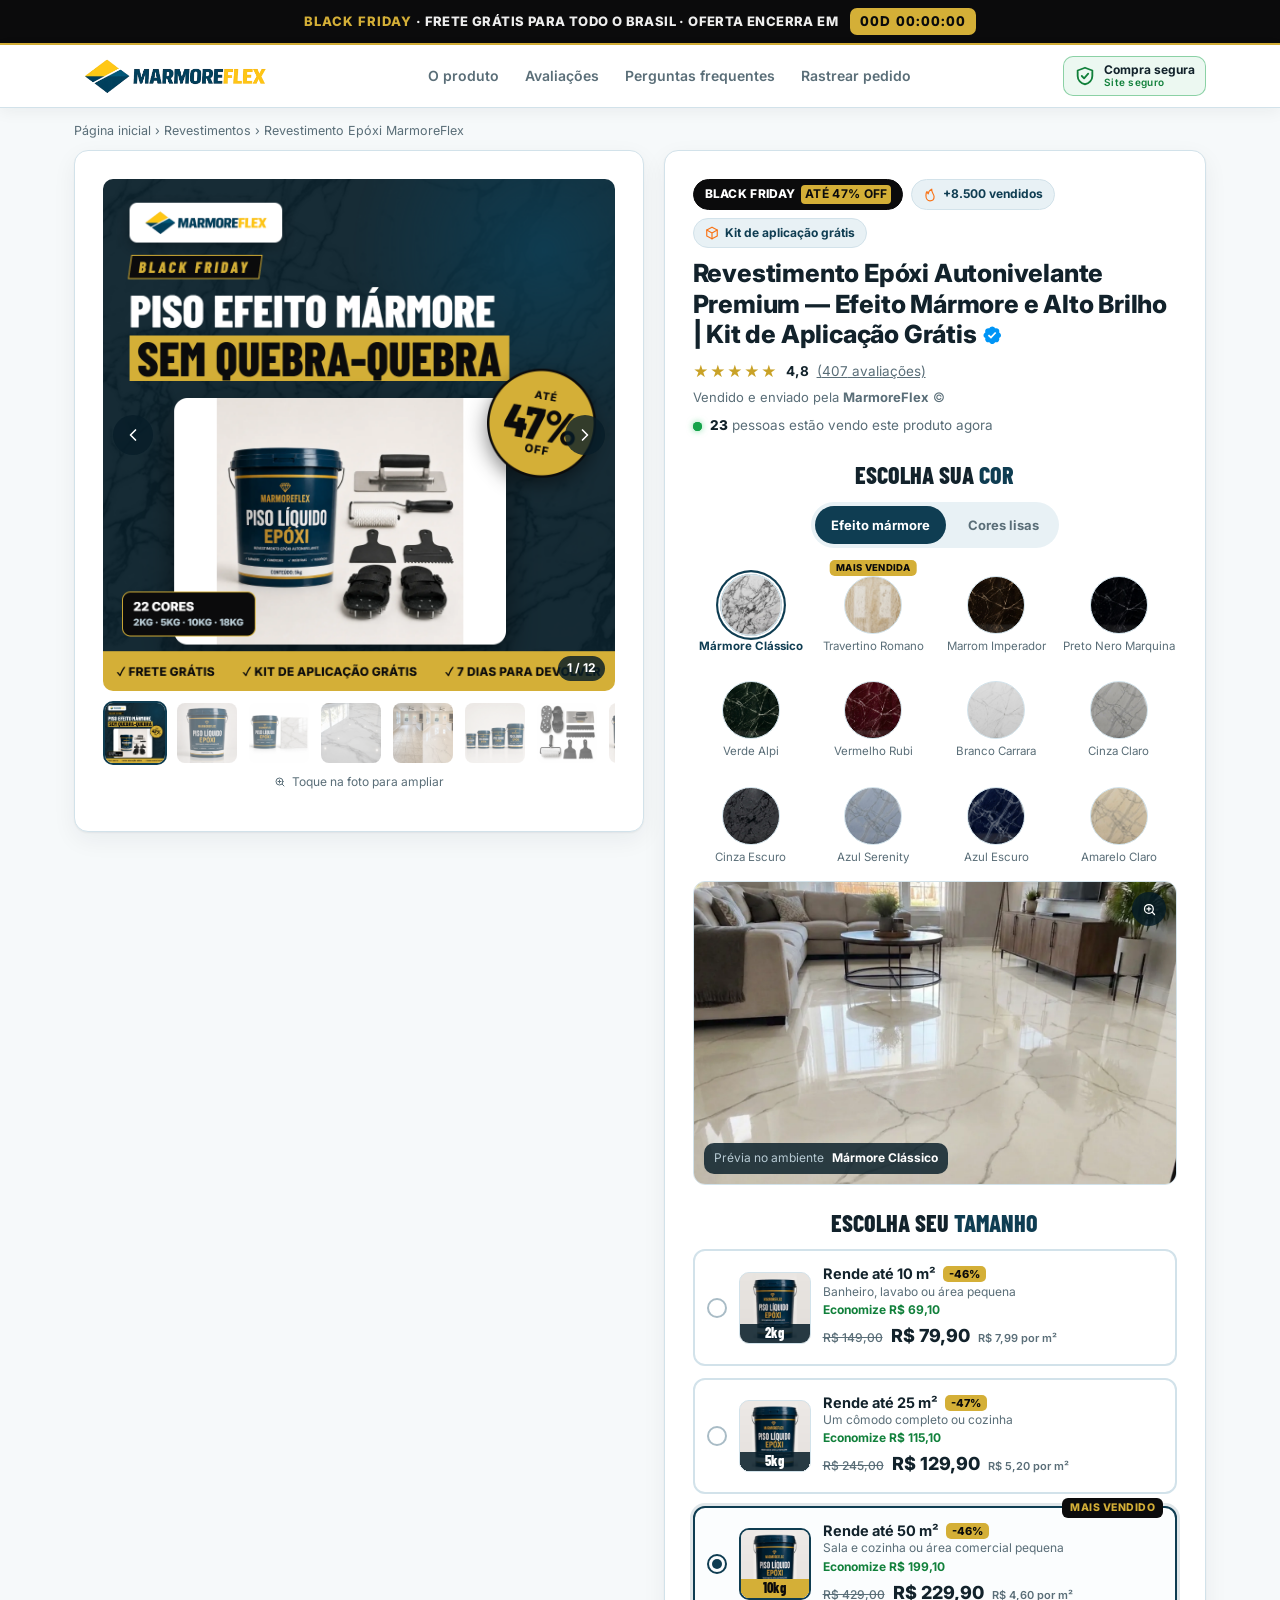
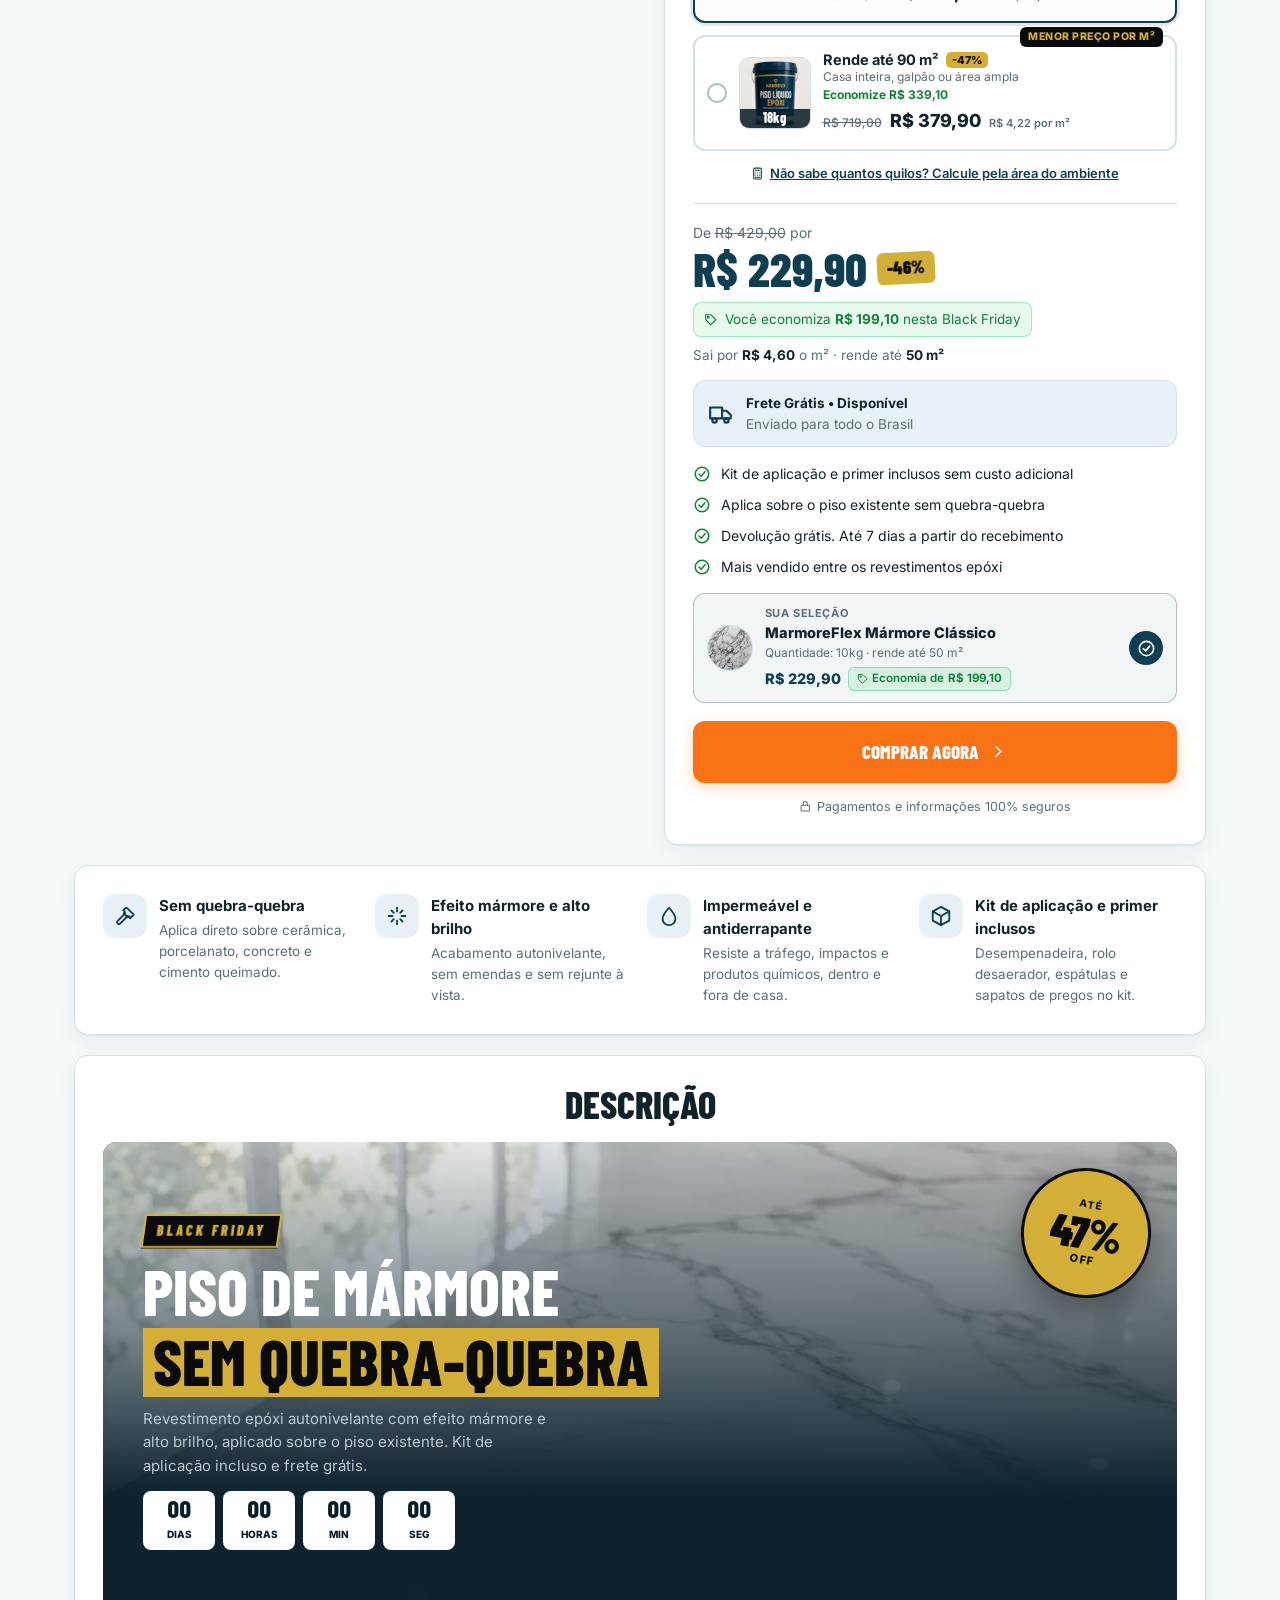
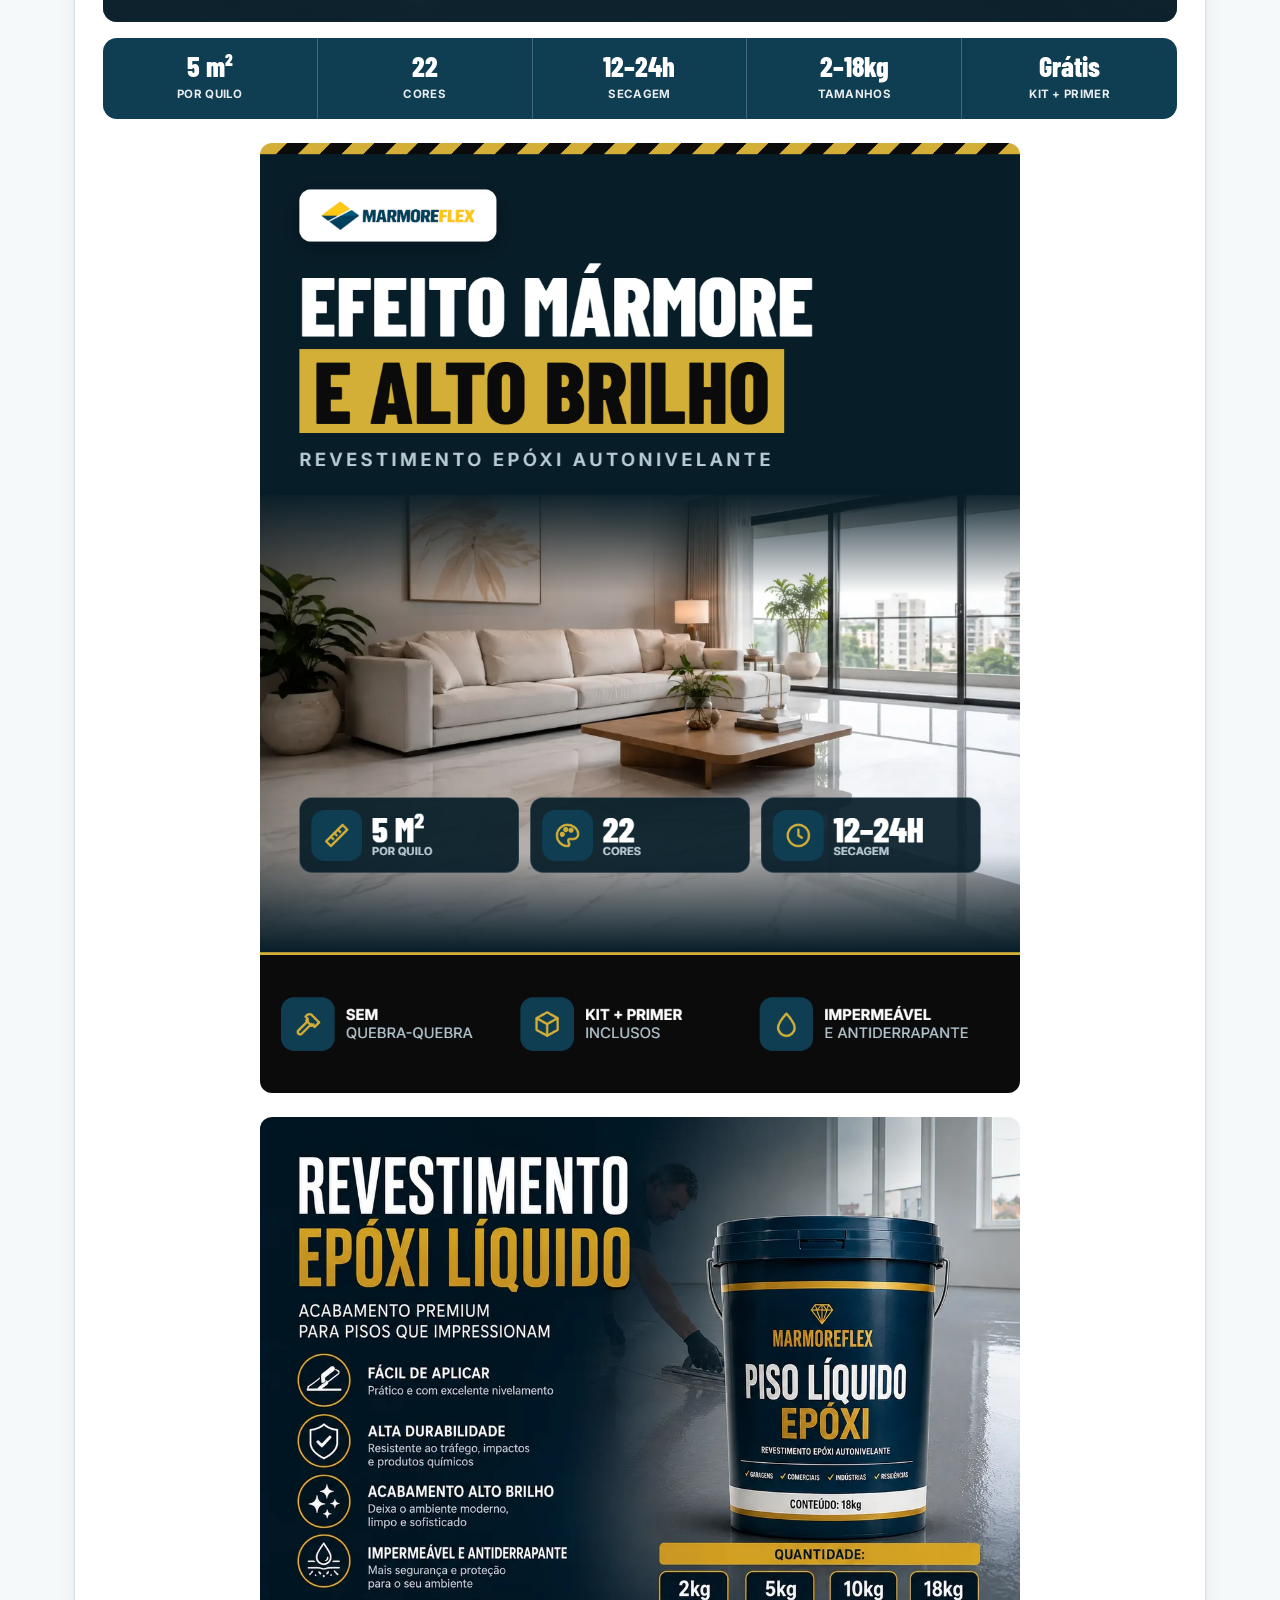
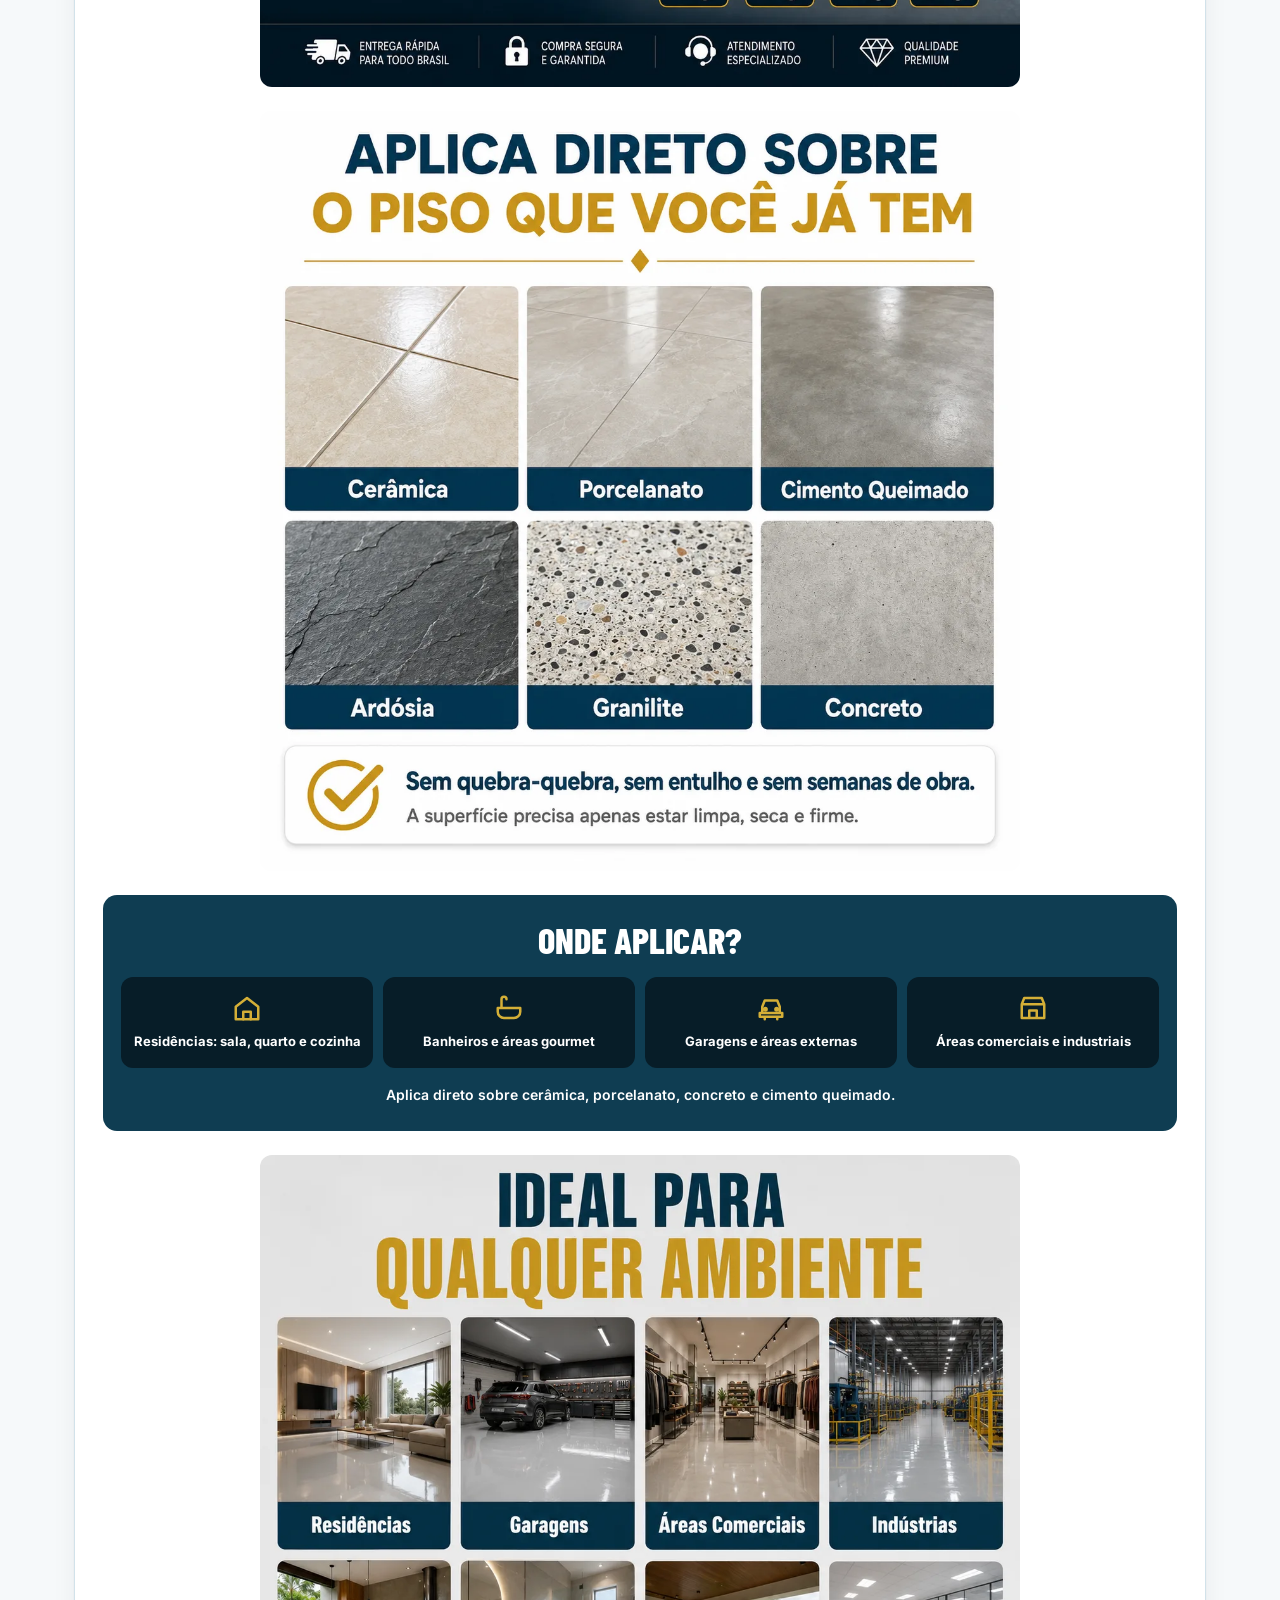
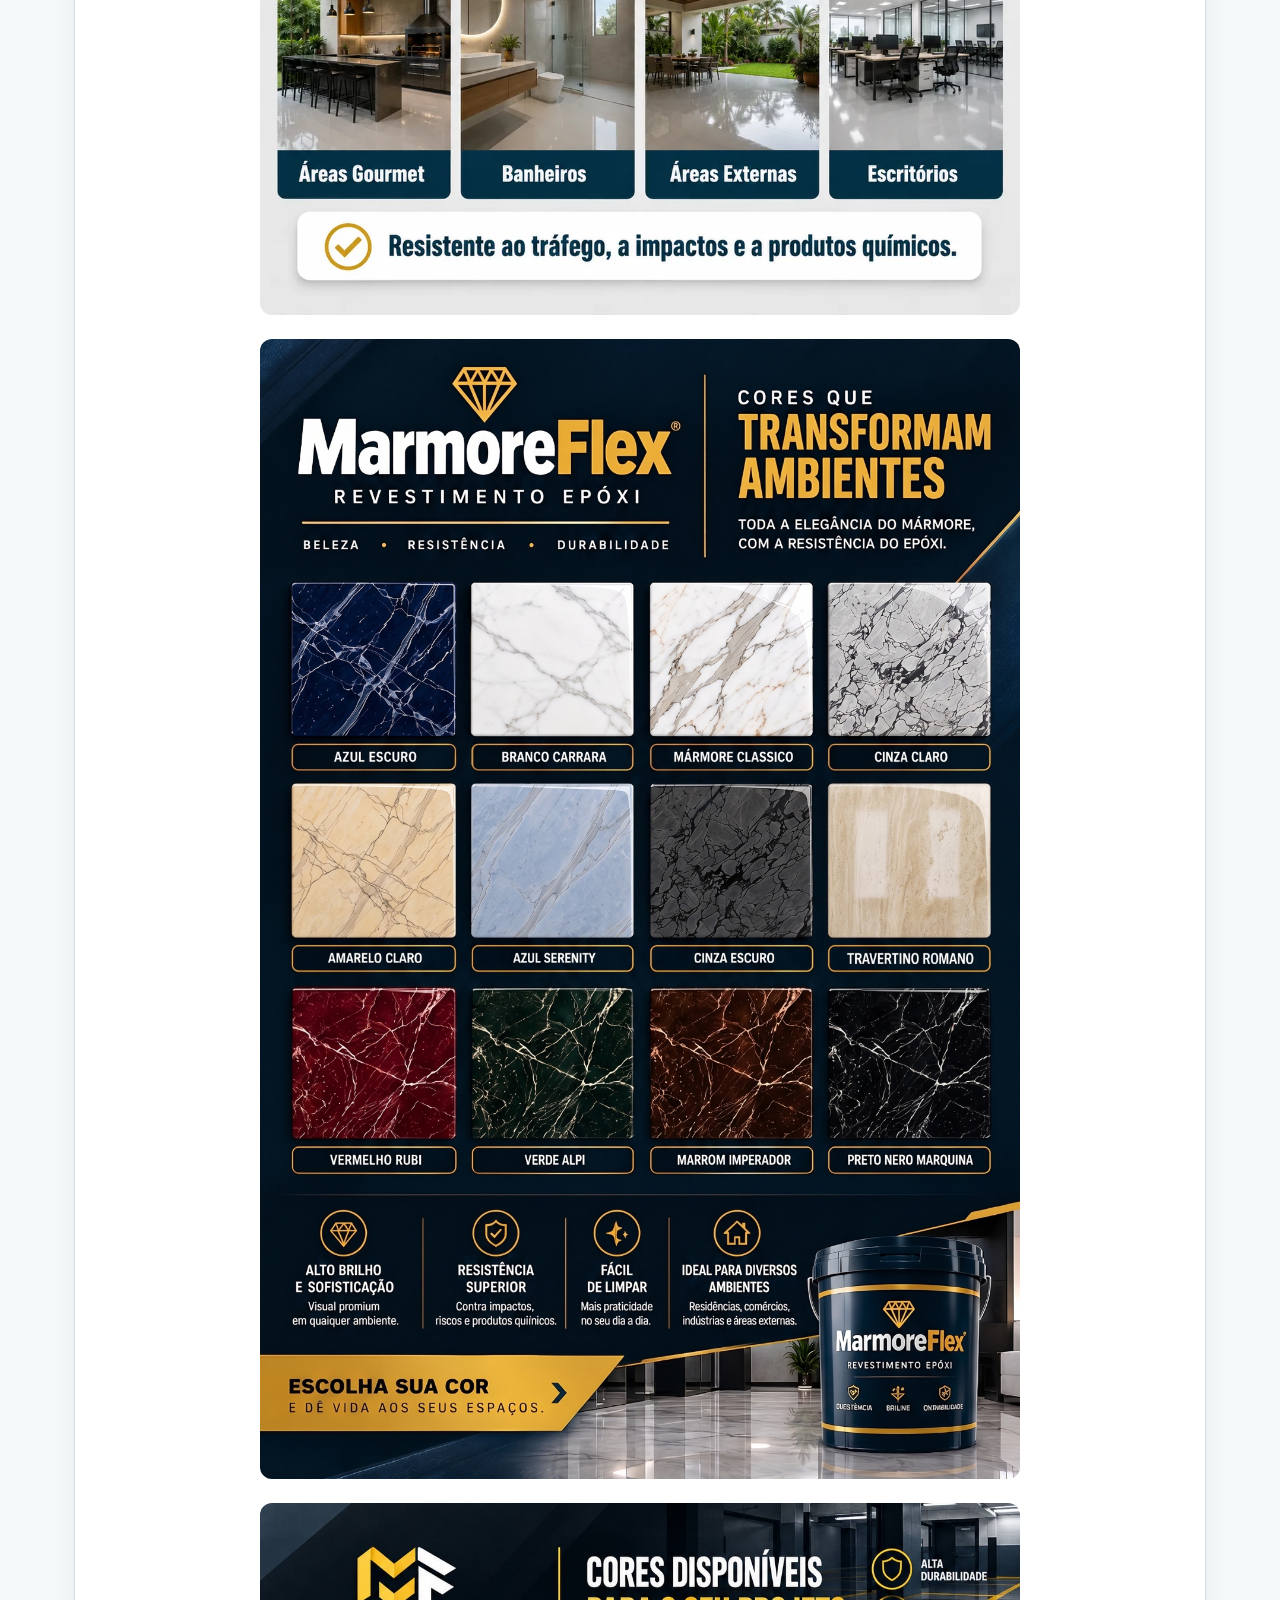
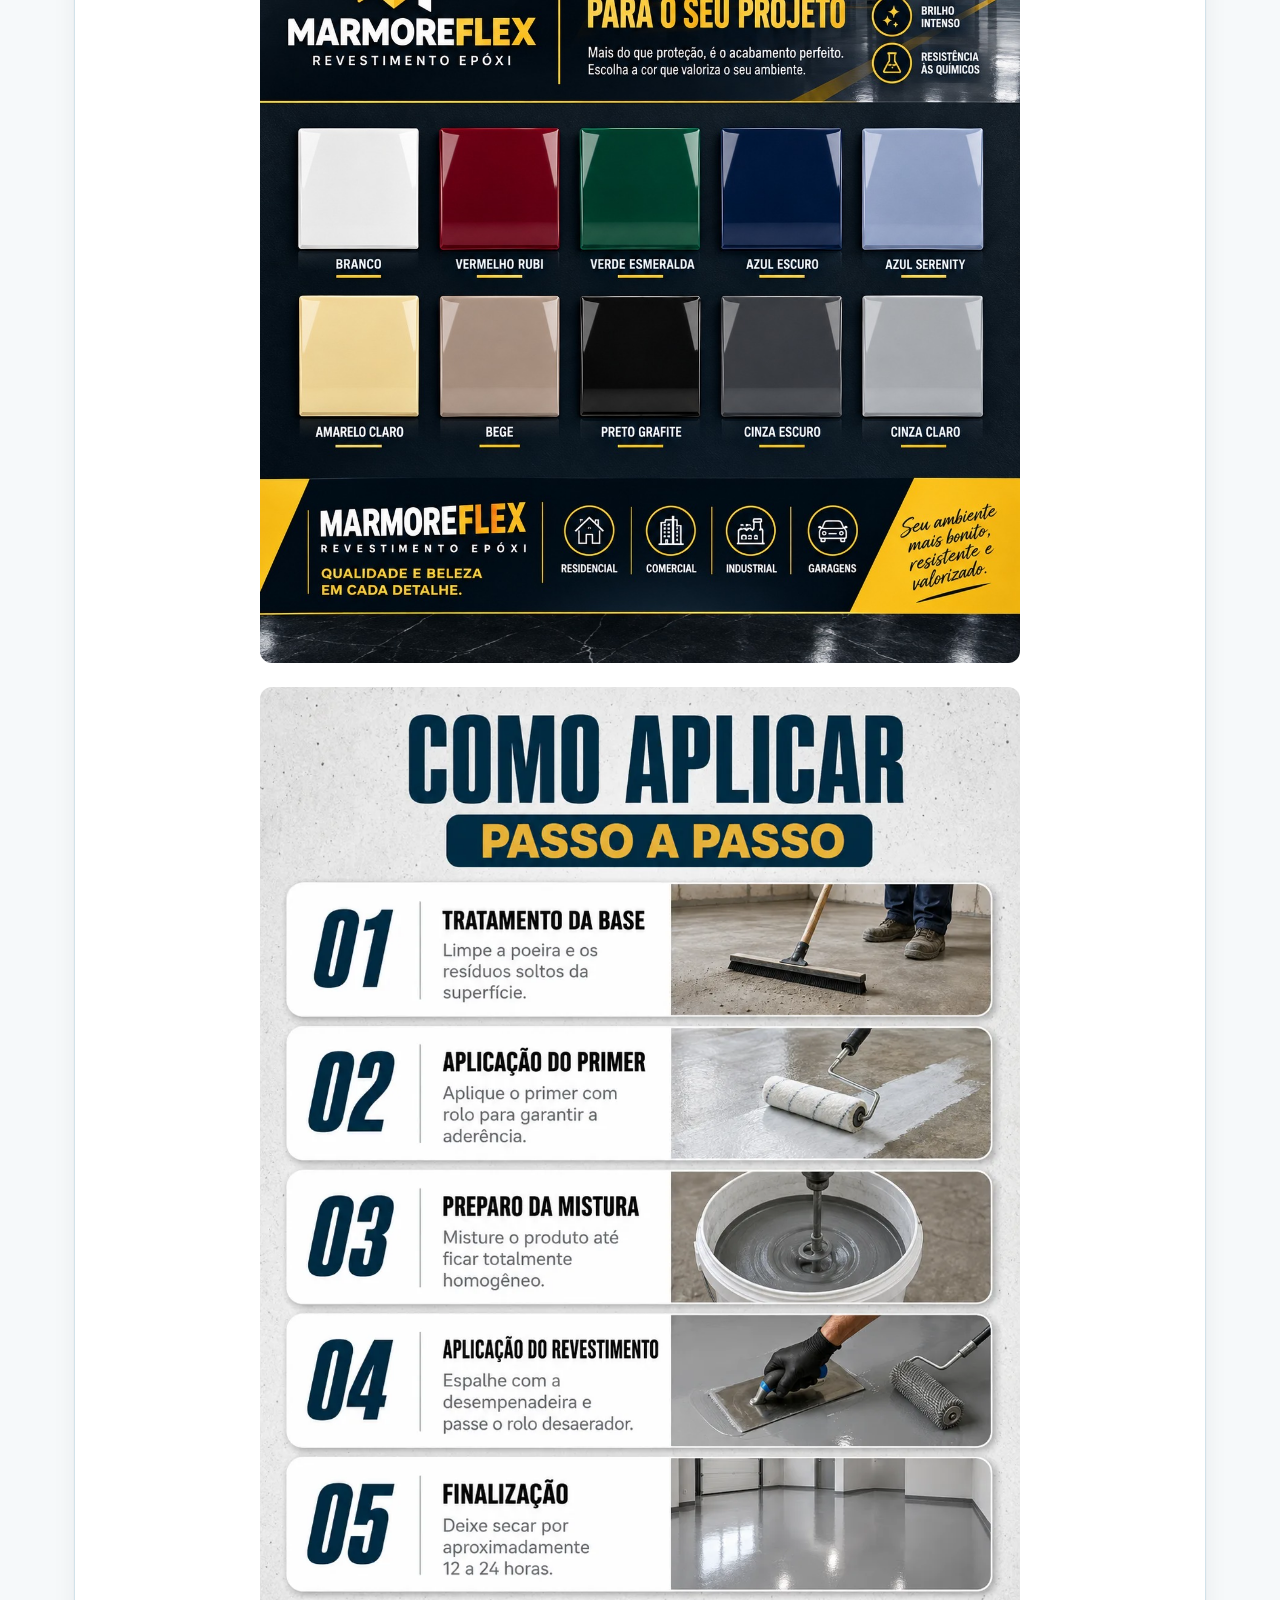
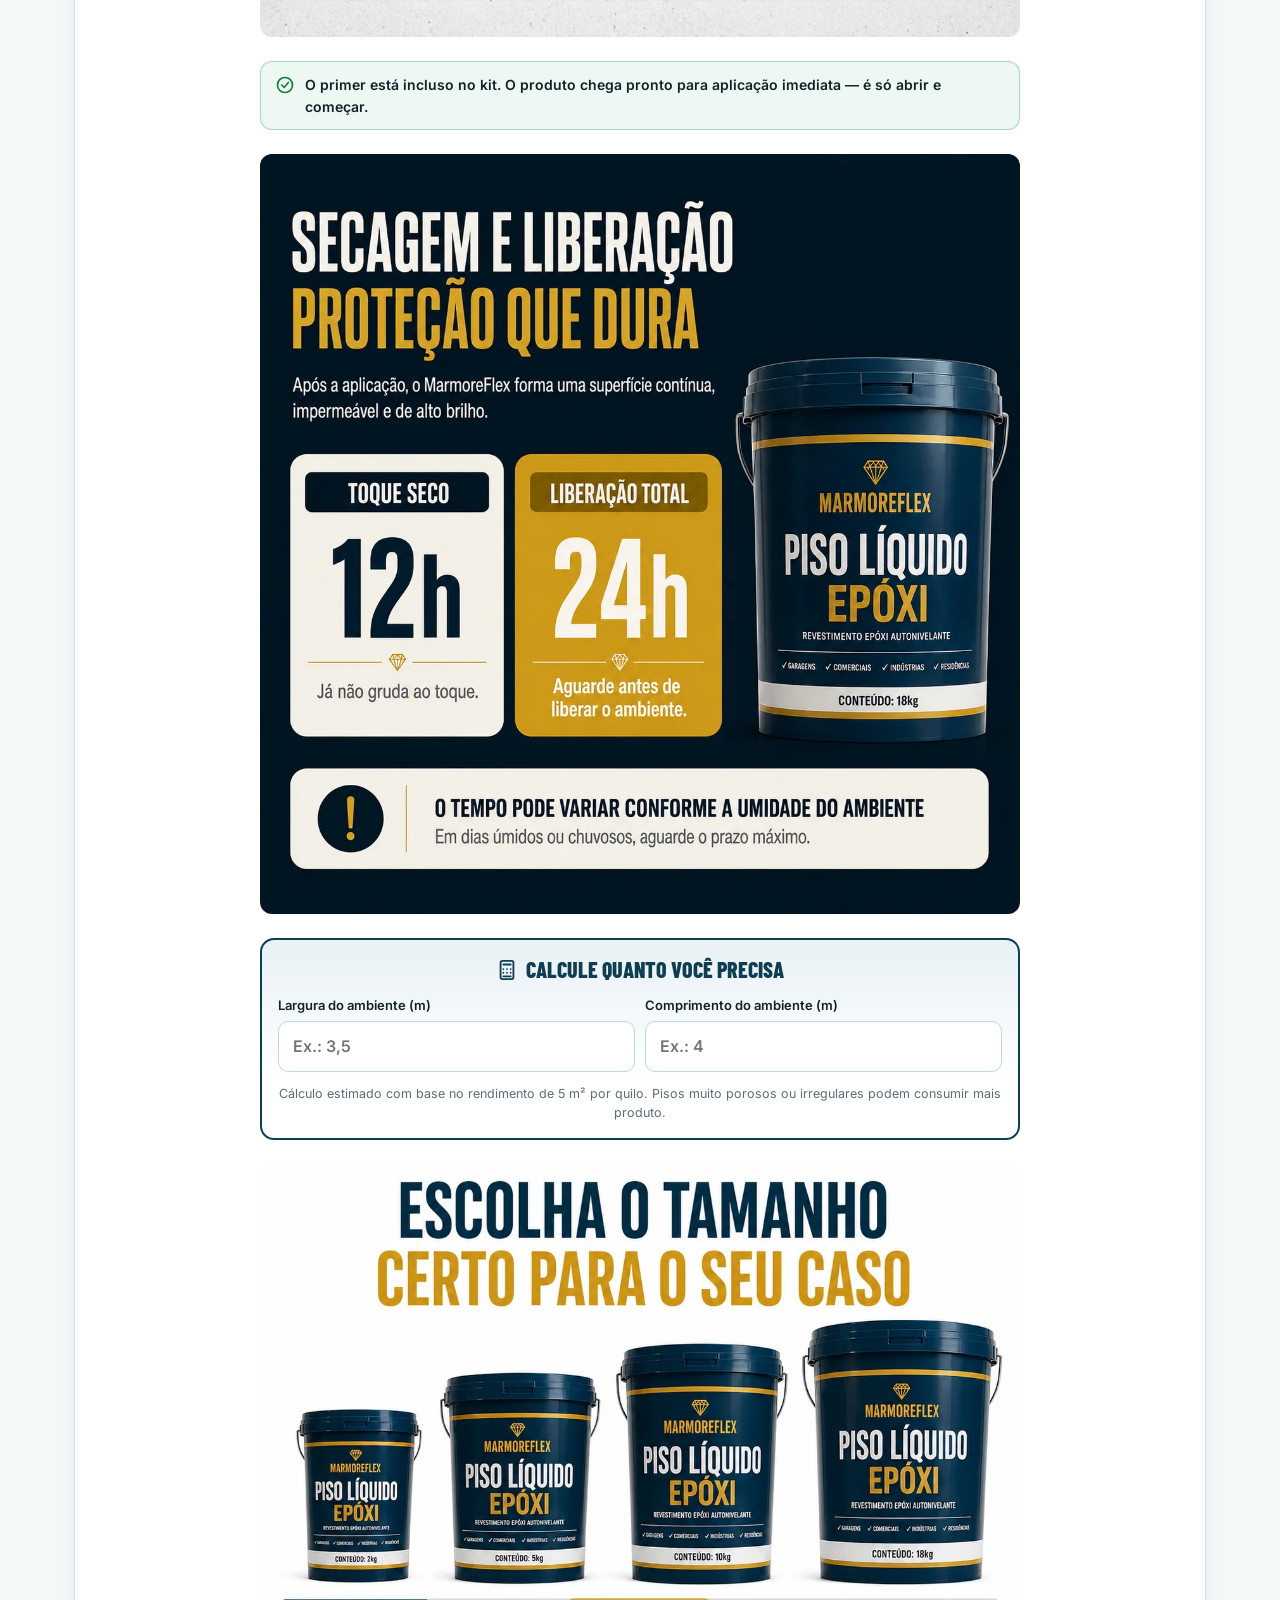
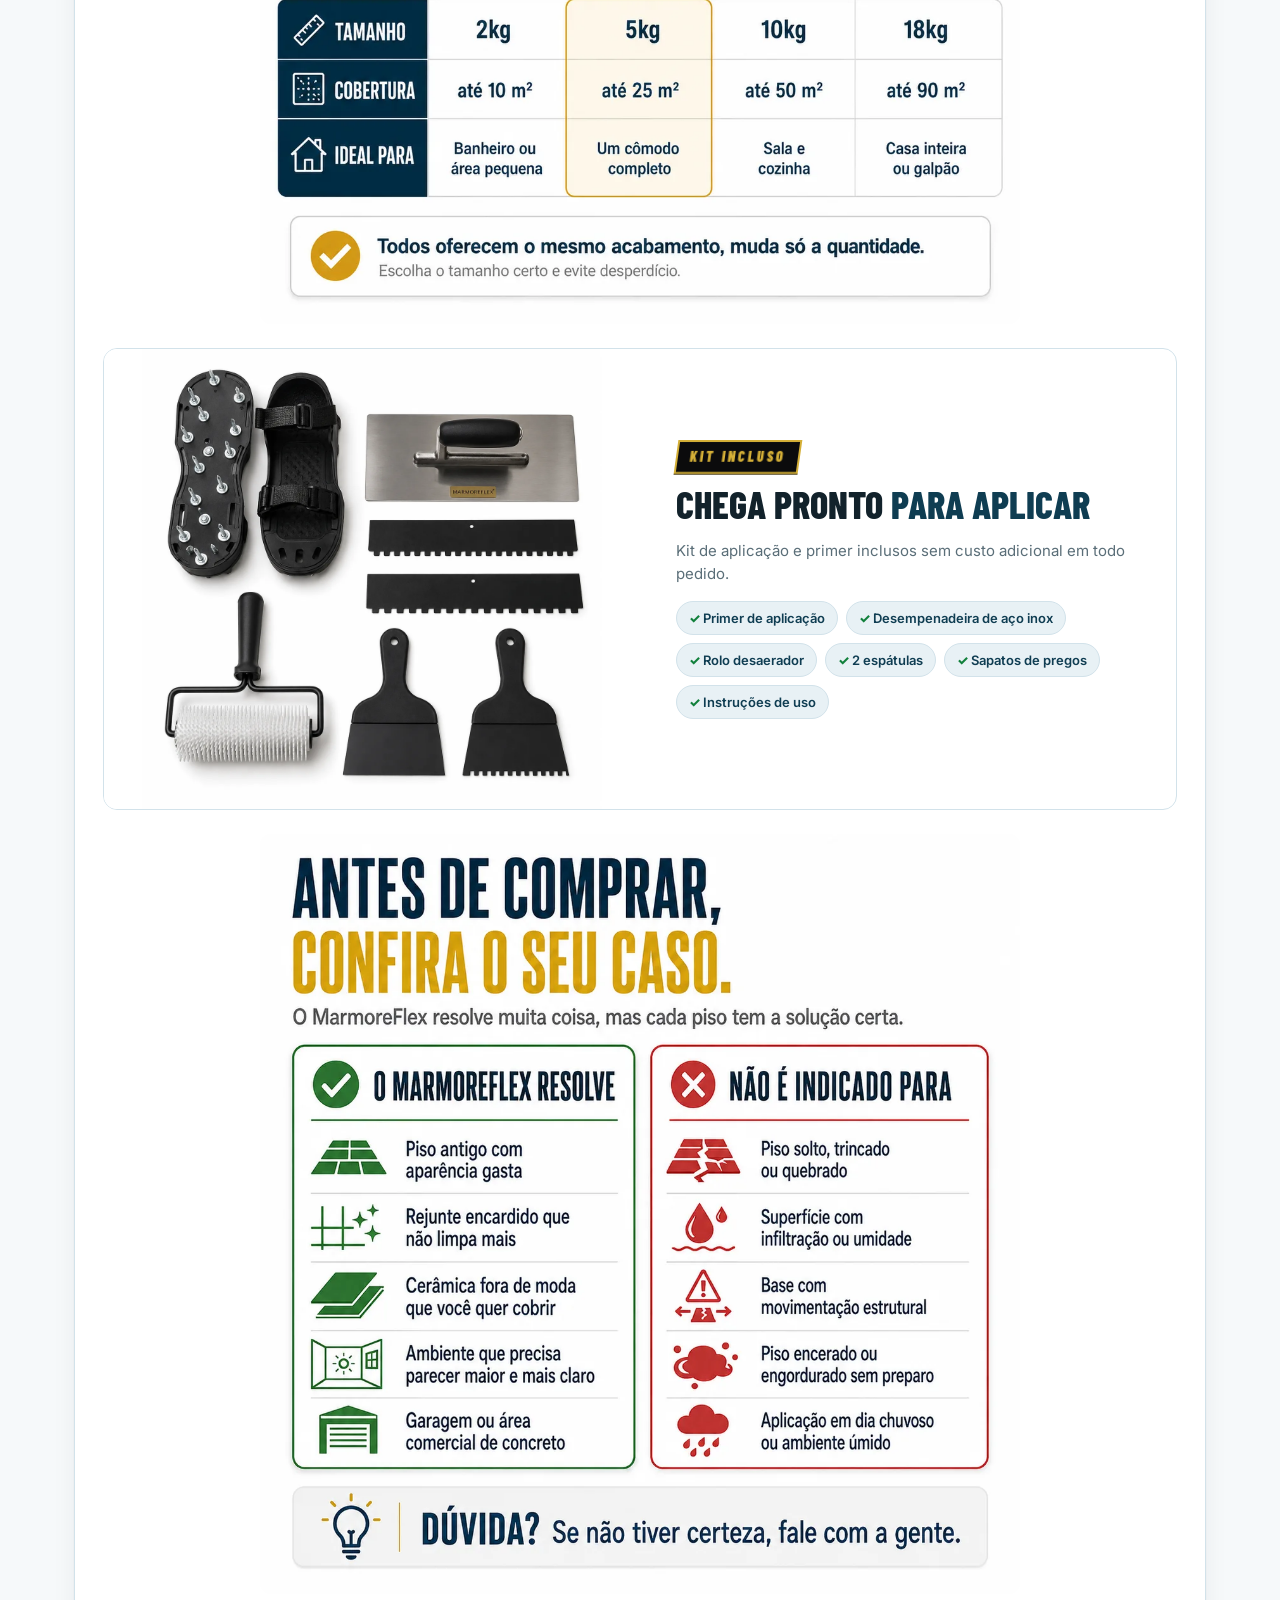
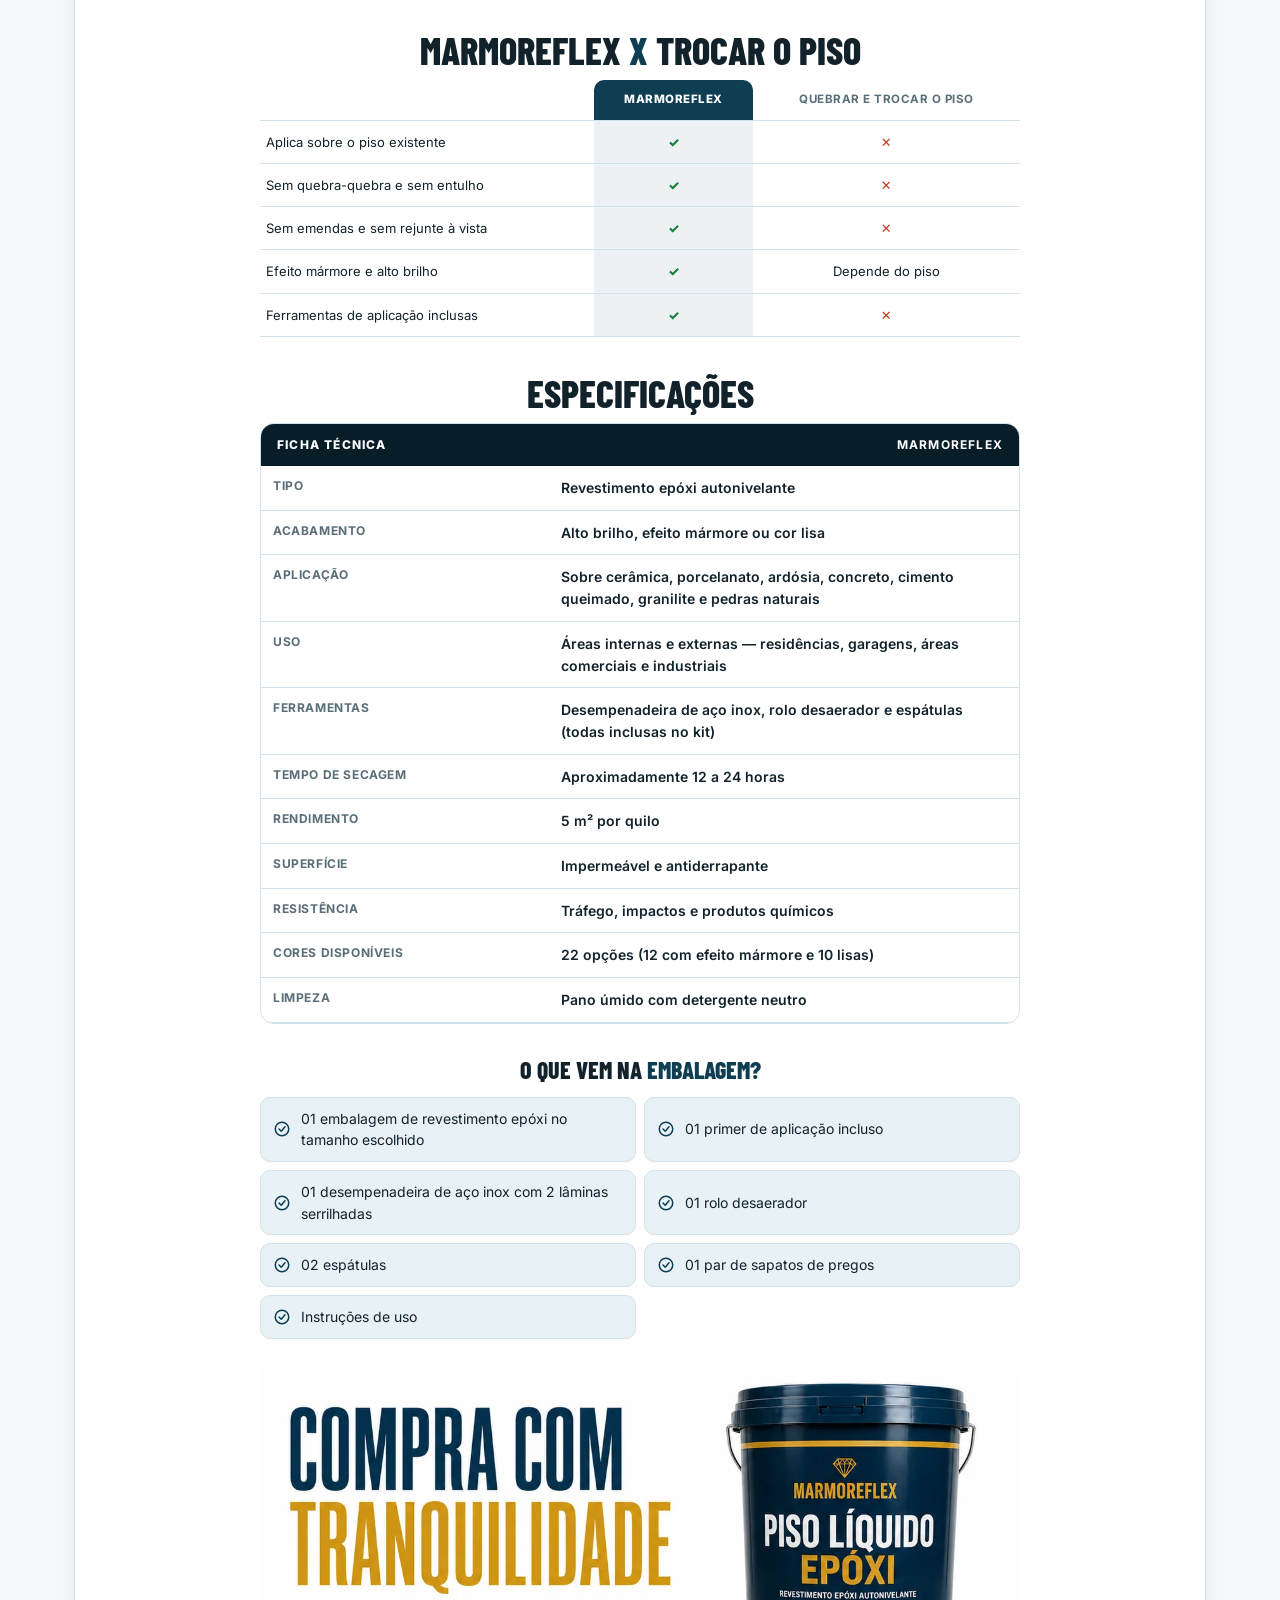
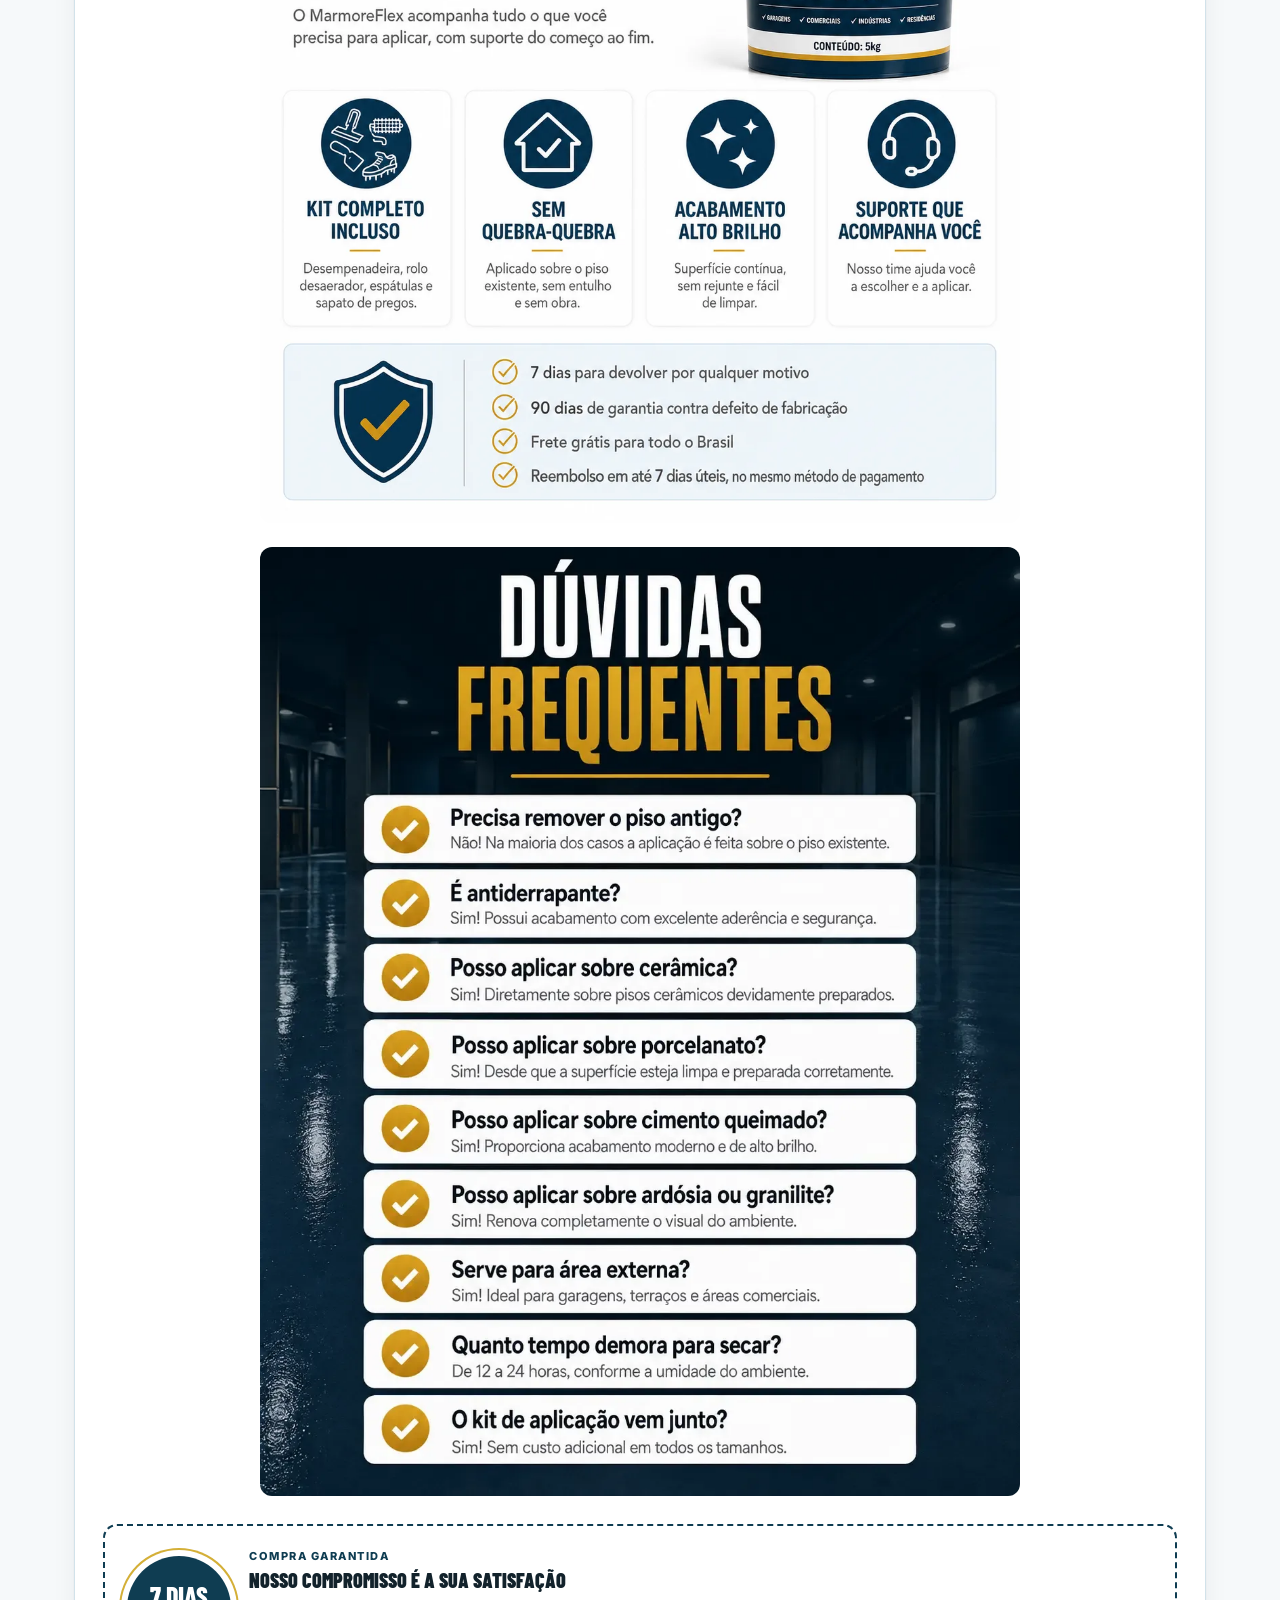
<file: index.html>
<!DOCTYPE html>
<html lang="pt-BR">
<head>
  <meta charset="utf-8">
  <meta name="viewport" content="width=device-width, initial-scale=1.0, viewport-fit=cover">
  <title>MarmoreFlex — Revestimento Epóxi Autonivelante Efeito Mármore e Alto Brilho | Black Friday — Frete Grátis</title>
  <meta name="description" content="Renove seu piso sem quebra-quebra. Revestimento epóxi autonivelante com efeito mármore e alto brilho, aplicado sobre o piso existente. Kit de aplicação incluso e frete grátis para todo o Brasil.">
  <meta name="author" content="MarmoreFlex">
  <meta name="theme-color" content="#0b0b0c">
  <link rel="icon" href="brand/favicon.png" type="image/png">
  <link rel="apple-touch-icon" href="brand/favicon.png">
  <link rel="canonical" href="https://www.marmoreflex.com.br/">
  <meta property="og:type" content="product">
  <meta property="og:site_name" content="MarmoreFlex">
  <meta property="og:locale" content="pt_BR">
  <meta property="og:title" content="MarmoreFlex — Revestimento Epóxi Autonivelante Efeito Mármore e Alto Brilho | Frete Grátis">
  <meta property="og:description" content="Renove seu piso sem quebra-quebra. Revestimento epóxi autonivelante com efeito mármore e alto brilho, aplicado sobre o piso existente. Kit de aplicação incluso e frete grátis para todo o Brasil.">
  <meta property="og:image" content="https://www.marmoreflex.com.br/images/banners/capa-produto.png">
  <meta name="twitter:card" content="summary_large_image">
  <link rel="preconnect" href="https://checkout.marmoreflex.com.br" crossorigin>
  <link rel="preconnect" href="https://fonts.googleapis.com">
  <link rel="preconnect" href="https://fonts.gstatic.com" crossorigin>
  <link href="https://fonts.googleapis.com/css2?family=Barlow+Condensed:wght@700;800&family=Inter:wght@400;500;600;700;800&display=swap" rel="stylesheet">
  <link rel="stylesheet" href="css/styles.css?v=1.2">
  <link rel="stylesheet" href="css/v2.css?v=1.2">
  <link rel="stylesheet" href="css/mf.css?v=1.3">
  <script type="application/ld+json">
  {
    "@context": "https://schema.org",
    "@type": "Product",
    "name": "Revestimento Epóxi Autonivelante MarmoreFlex",
    "image": ["https://www.marmoreflex.com.br/images/banners/capa-produto.png"],
    "description": "Revestimento epóxi autonivelante com efeito mármore e alto brilho, aplicado sobre o piso existente.",
    "brand": { "@type": "Brand", "name": "MarmoreFlex" },
    "offers": [
      { "@type": "Offer", "name": "2kg", "price": "79.90", "priceCurrency": "BRL", "availability": "https://schema.org/InStock", "url": "https://www.marmoreflex.com.br/" },
      { "@type": "Offer", "name": "5kg", "price": "129.90", "priceCurrency": "BRL", "availability": "https://schema.org/InStock", "url": "https://www.marmoreflex.com.br/" },
      { "@type": "Offer", "name": "10kg", "price": "229.90", "priceCurrency": "BRL", "availability": "https://schema.org/InStock", "url": "https://www.marmoreflex.com.br/" },
      { "@type": "Offer", "name": "18kg", "price": "379.90", "priceCurrency": "BRL", "availability": "https://schema.org/InStock", "url": "https://www.marmoreflex.com.br/" }
    ]
  }
  </script>

  <!-- ===== PIXELS / TAGS — mesmos do site atual (Meta Pixel + Microsoft Clarity + UTMify) ===== -->
  <!-- Meta Pixel Code -->
  <script>!function(f,b,e,v,n,t,s)
  {if(f.fbq)return;n=f.fbq=function(){n.callMethod?
  n.callMethod.apply(n,arguments):n.queue.push(arguments)};
  if(!f._fbq)f._fbq=n;n.push=n;n.loaded=!0;n.version='2.0';
  n.queue=[];t=b.createElement(e);t.async=!0;
  t.src=v;s=b.getElementsByTagName(e)[0];
  s.parentNode.insertBefore(t,s)}(window, document,'script',
  'https://connect.facebook.net/en_US/fbevents.js');
  fbq('init', '1000741552362305');
  fbq('track', 'PageView');</script>
  <noscript><img height="1" width="1" style="display:none" alt="" src="https://www.facebook.com/tr?id=1000741552362305&ev=PageView&noscript=1"></noscript>
  <!-- End Meta Pixel Code -->
  <!-- InitiateCheckout: disparado no botão "Finalizar pagamento" (js/app.js), com os mesmos parâmetros do site atual -->
  <!-- Microsoft Clarity -->
  <script>(function(c,l,a,r,i,t,y){c[a]=c[a]||function(){(c[a].q=c[a].q||[]).push(arguments)};t=l.createElement(r);t.async=1;t.src="https://www.clarity.ms/tag/"+i;y=l.getElementsByTagName(r)[0];y.parentNode.insertBefore(t,y);})(window, document, "clarity", "script", "ykej4va3ss");</script>
  <!-- UTMify -->
  <script src="https://cdn.utmify.com.br/scripts/utms/latest.js" data-utmify-prevent-xcod-sck data-utmify-prevent-subids async defer></script>
  <!-- ===== FIM DOS PIXELS ===== -->
</head>
<body>

<!-- Sprite de ícones (use: <svg class="icon"><use href="#i-nome"/></svg>) -->
<svg width="0" height="0" style="position:absolute" aria-hidden="true">
  <symbol id="i-menu" viewBox="0 0 24 24"><path d="M3 6h18M3 12h18M3 18h18"/></symbol>
  <symbol id="i-search" viewBox="0 0 24 24"><circle cx="11" cy="11" r="7"/><path d="m20 20-3.5-3.5"/></symbol>
  <symbol id="i-x" viewBox="0 0 24 24"><path d="M6 6l12 12M18 6 6 18"/></symbol>
  <symbol id="i-left" viewBox="0 0 24 24"><path d="m15 18-6-6 6-6"/></symbol>
  <symbol id="i-right" viewBox="0 0 24 24"><path d="m9 18 6-6-6-6"/></symbol>
  <symbol id="i-check" viewBox="0 0 24 24"><circle cx="12" cy="12" r="9"/><path d="m8 12 3 3 5-6"/></symbol>
  <symbol id="i-truck" viewBox="0 0 24 24"><path d="M2 6h11v10H2zM13 9h4l4 4v3h-8"/><circle cx="6" cy="18" r="2"/><circle cx="17" cy="18" r="2"/></symbol>
  <symbol id="i-shield" viewBox="0 0 24 24"><path d="M12 3 4 6v6c0 4.5 3.4 8.3 8 9 4.6-.7 8-4.5 8-9V6z"/><path d="m8.5 12 2.5 2.5 4.5-5"/></symbol>
  <symbol id="i-lock" viewBox="0 0 24 24"><rect x="4" y="10" width="16" height="11" rx="2"/><path d="M8 10V7a4 4 0 0 1 8 0v3"/></symbol>
  <symbol id="i-card" viewBox="0 0 24 24"><rect x="2" y="5" width="20" height="14" rx="2"/><path d="M2 10h20M6 15h4"/></symbol>
  <symbol id="i-headset" viewBox="0 0 24 24"><path d="M4 14v-2a8 8 0 0 1 16 0v2"/><rect x="2" y="14" width="4" height="6" rx="1"/><rect x="18" y="14" width="4" height="6" rx="1"/><path d="M20 20c0 1.5-2 2-5 2"/></symbol>
  <symbol id="i-award" viewBox="0 0 24 24"><circle cx="12" cy="9" r="6"/><path d="m8.5 14-1.5 8 5-3 5 3-1.5-8"/><path d="m10 9 1.5 1.5L14.5 7.5"/></symbol>
  <symbol id="i-tag" viewBox="0 0 24 24"><path d="M3 12V3h9l9 9-9 9z"/><circle cx="7.5" cy="7.5" r="1.5"/></symbol>
  <symbol id="i-box" viewBox="0 0 24 24"><path d="m12 2 9 5v10l-9 5-9-5V7z"/><path d="m3 7 9 5 9-5M12 12v10"/></symbol>
  <symbol id="i-pin" viewBox="0 0 24 24"><path d="M12 22s7-6.5 7-12a7 7 0 0 0-14 0c0 5.5 7 12 7 12z"/><circle cx="12" cy="10" r="2.5"/></symbol>
  <symbol id="i-refresh" viewBox="0 0 24 24"><path d="M3 12a9 9 0 0 1 15.5-6.3L21 8M21 3v5h-5M21 12a9 9 0 0 1-15.5 6.3L3 16M3 21v-5h5"/></symbol>
  <symbol id="i-zoom" viewBox="0 0 24 24"><circle cx="11" cy="11" r="7"/><path d="m20 20-3.5-3.5M11 8v6M8 11h6"/></symbol>
  <symbol id="i-camera" viewBox="0 0 24 24"><path d="M3 8a2 2 0 0 1 2-2h2l2-2h6l2 2h2a2 2 0 0 1 2 2v10a2 2 0 0 1-2 2H5a2 2 0 0 1-2-2z"/><circle cx="12" cy="13" r="3.5"/></symbol>
  <symbol id="i-badge" viewBox="0 0 24 24"><path d="m12 2 2.4 2.2 3.2-.4.9 3.1 2.8 1.6-1.2 3 1.2 3-2.8 1.6-.9 3.1-3.2-.4L12 22l-2.4-2.2-3.2.4-.9-3.1-2.8-1.6 1.2-3-1.2-3 2.8-1.6.9-3.1 3.2.4z"/><path d="m8.5 12 2.5 2.5 4.5-5"/></symbol>
  <symbol id="i-chevron" viewBox="0 0 24 24"><path d="m6 9 6 6 6-6"/></symbol>
  <symbol id="i-fire" viewBox="0 0 24 24"><path d="M12 22c4 0 7-2.7 7-7 0-5-5-7-4-13-4 2-6 5-6 8-1-1-2-2-2-4-2 2-2 5-2 7 0 5 3 9 7 9z"/></symbol>
  <symbol id="i-clock" viewBox="0 0 24 24"><circle cx="12" cy="12" r="9"/><path d="M12 7v5l3 2"/></symbol>
  <symbol id="i-hammer" viewBox="0 0 24 24"><path d="m15 12-8.4 8.4a2 2 0 0 1-2.8-2.8L12.2 9.2"/><path d="m17.6 14.6 4-4-6.2-6.2a3 3 0 0 0-4.2 0L10 5.6l2 2-1.4 1.4 4.6 4.6 1.4-1.4z"/></symbol>
  <symbol id="i-sparkle" viewBox="0 0 24 24"><path d="M12 3v4M12 17v4M3 12h4M17 12h4M6 6l2.5 2.5M15.5 15.5 18 18M6 18l2.5-2.5M15.5 8.5 18 6"/></symbol>
  <symbol id="i-drop" viewBox="0 0 24 24"><path d="M12 3s7 7.6 7 12a7 7 0 0 1-14 0c0-4.4 7-12 7-12z"/></symbol>
  <symbol id="i-home" viewBox="0 0 24 24"><path d="m3 11 9-7 9 7v10H3z"/><path d="M9 21v-6h6v6"/></symbol>
  <symbol id="i-store" viewBox="0 0 24 24"><path d="M3 9 5 4h14l2 5M3 9v11h18V9M3 9h18M9 20v-6h6v6"/></symbol>
  <symbol id="i-car" viewBox="0 0 24 24"><path d="M5 16V11l2-5h10l2 5v5M3 16h18v3H3zM7 19v2M17 19v2"/><circle cx="7.5" cy="13" r="1"/><circle cx="16.5" cy="13" r="1"/></symbol>
  <symbol id="i-bath" viewBox="0 0 24 24"><path d="M3 12h18v3a5 5 0 0 1-5 5H8a5 5 0 0 1-5-5zM6 12V5a2 2 0 0 1 4 0"/></symbol>
  <symbol id="i-ruler" viewBox="0 0 24 24"><path d="M3 17 17 3l4 4L7 21z"/><path d="m7 13 2 2M10 10l2 2M13 7l2 2"/></symbol>
  <symbol id="i-calc" viewBox="0 0 24 24"><rect x="5" y="2" width="14" height="20" rx="2"/><path d="M8 6h8M8 11h.01M12 11h.01M16 11h.01M8 15h.01M12 15h.01M16 15h.01M8 19h8"/></symbol>
  <symbol id="i-mail" viewBox="0 0 24 24"><rect x="3" y="5" width="18" height="14" rx="2"/><path d="m3 7 9 6 9-6"/></symbol>
  <symbol id="i-pix" viewBox="0 0 24 24"><path d="M12 2.5 21.5 12 12 21.5 2.5 12z"/><path d="m7.5 12 3 3 6-6"/></symbol>
</svg>

<!-- ============ BARRA DE CONTAGEM ============ -->
<div class="topbar" role="note">
  <span class="topbar-text"><span class="bf-word" data-campaign>BLACK FRIDAY</span> · Frete grátis para todo o Brasil · Oferta encerra em</span>
  <span class="timer" data-countdown-inline>00d 00:00:00</span>
</div>

<!-- ============ HEADER ============ -->
<header class="header">
  <div class="container">
    <button class="icon-btn menu-btn" aria-label="Abrir menu" data-open-drawer><svg class="icon"><use href="#i-menu"/></svg></button>
    <a class="logo" href="index.html" aria-label="MarmoreFlex — página inicial">
      <img src="brand/marmoreflex-logo-horizontal-bf.webp" alt="MarmoreFlex — Revestimento Epóxi Autonivelante" width="775" height="184">
    </a>
    <nav class="nav-desktop" aria-label="Principal">
      <a href="#descricao">O produto</a>
      <a href="#avaliacoes">Avaliações</a>
      <a href="#faq">Perguntas frequentes</a>
      <a href="politicas.html#rastreio">Rastrear pedido</a>
    </nav>
    <div class="header-actions">
      <button class="secure-btn" type="button" data-open-security aria-haspopup="dialog" aria-label="Ver informações de segurança da compra">
        <svg class="icon"><use href="#i-shield"/></svg>
        <span><b>Compra segura</b><small>Site seguro</small></span>
      </button>
    </div>
  </div>
</header>

<!-- Menu lateral (mobile) -->
<div class="drawer" data-drawer aria-hidden="true">
  <div class="drawer-backdrop" data-close-drawer></div>
  <aside class="drawer-panel" role="dialog" aria-label="Menu">
    <button class="icon-btn" aria-label="Fechar menu" data-close-drawer style="margin-left:auto"><svg class="icon"><use href="#i-x"/></svg></button>
    <nav>
      <a href="#produto" data-close-drawer>Página inicial</a>
      <a href="#descricao" data-close-drawer>O produto</a>
      <a href="#avaliacoes" data-close-drawer>Avaliações</a>
      <a href="#faq" data-close-drawer>Perguntas frequentes</a>
      <a href="politicas.html#rastreio">Rastreie sua encomenda</a>
      <a href="politicas.html#contato">Fale conosco</a>
    </nav>
    <h4>Políticas</h4>
    <nav>
      <a href="politicas.html#garantia">Termo de Garantia</a>
      <a href="politicas.html#privacidade">Política de Privacidade</a>
      <a href="politicas.html#termos">Termos de Uso</a>
      <a href="politicas.html#troca">Política de Troca e Devolução</a>
      <a href="politicas.html#reembolso">Política de Reembolso e Estorno</a>
    </nav>
  </aside>
</div>

<main class="container" id="produto">
  <div class="breadcrumb"><a href="index.html">Página inicial</a> › <a href="#descricao">Revestimentos</a> › Revestimento Epóxi MarmoreFlex</div>

  <!-- ============ TOPO DO PRODUTO ============ -->
  <div class="product-top">
    <section class="card gallery" aria-label="Fotos do produto">
      <div class="gallery-main">
        <div class="gallery-track" data-gallery-track></div>
        <button class="gallery-arrow prev" aria-label="Foto anterior" data-gallery-prev><svg class="icon"><use href="#i-left"/></svg></button>
        <button class="gallery-arrow next" aria-label="Próxima foto" data-gallery-next><svg class="icon"><use href="#i-right"/></svg></button>
        <span class="gallery-counter" data-gallery-counter>1 / 12</span>
      </div>
      <div class="gallery-thumbs" data-gallery-thumbs></div>
      <p class="gallery-hint"><svg class="icon"><use href="#i-zoom"/></svg> Toque na foto para ampliar</p>
    </section>

    <section class="card buybox" id="comprar" aria-label="Comprar">
      <div class="pills">
        <span class="pill bf">BLACK FRIDAY <b data-discount-label>ATÉ 47% OFF</b></span>
        <span class="pill"><svg class="icon"><use href="#i-fire"/></svg> <span>+<span data-sold>8.500</span> vendidos</span></span>
        <span class="pill"><svg class="icon"><use href="#i-box"/></svg> Kit de aplicação grátis</span>
      </div>
      <h1 data-title>Revestimento Epóxi Autonivelante Premium — Efeito Mármore e Alto Brilho | Kit de Aplicação Grátis</h1>
      <div class="rating-line"><span class="stars" aria-hidden="true">★★★★★</span> <b data-rating>4,8</b> <a href="#avaliacoes">(<span data-rating-count>407</span> avaliações)</a></div>
      <p class="sold-by">Vendido e enviado pela <b>MarmoreFlex</b> ©</p>

      <div class="live-visitors" aria-live="polite">
        <span class="live-pulse-dot" aria-hidden="true"></span>
        <span class="live-visitors-text"><b data-live-count>27</b> pessoas estão vendo este produto agora</span>
      </div>

      <!-- Cor -->
      <h2 class="subhead" id="cores">Escolha sua <span>cor</span></h2>
      <div class="color-tabs" role="tablist" aria-label="Tipo de cor" data-color-tabs></div>
      <div class="swatches" data-swatches></div>
      <figure class="floor-preview" tabindex="0" role="button" title="Clique para ampliar e ver as outras cores">
        <img data-floor-preview src="images/previews/marmore-classico.webp" alt="Simulação do piso MarmoreFlex Mármore Clássico aplicado em um ambiente" width="800" height="500">
        <span class="fp-zoom" aria-hidden="true"><svg class="icon"><use href="#i-zoom"/></svg></span>
        <figcaption><span>Prévia no ambiente</span> <b data-floor-caption>Mármore Clássico</b></figcaption>
      </figure>

      <!-- Tamanho -->
      <h2 class="subhead" id="ofertas">Escolha seu <span>tamanho</span></h2>
      <div class="offers" role="radiogroup" aria-label="Tamanhos" data-offers></div>
      <a class="calc-link" href="#calculadora"><svg class="icon"><use href="#i-calc"/></svg> Não sabe quantos quilos? Calcule pela área do ambiente</a>

      <div class="price-block">
        <div class="price-old">De <s data-compare>R$ 245,00</s> por</div>
        <div class="price-row">
          <span class="price-now" data-price>R$ 129,90</span>
          <span class="price-off" data-off>-47%</span>
        </div>
        <div class="save-line"><svg class="icon"><use href="#i-tag"/></svg> <span>Você economiza <b data-save>R$ 115,10</b> nesta Black Friday</span></div>
        <div class="price-m2">Sai por <b data-per-m2>R$ 5,20</b> o m² · rende até <b data-m2>25 m²</b></div>
      </div>

      <div class="ship-box">
        <svg class="icon"><use href="#i-truck"/></svg>
        <div><b>Frete Grátis • Disponível</b><span>Enviado para todo o Brasil</span></div>
      </div>

      <ul class="checks" data-highlights></ul>

      <div class="selection" data-selection aria-live="polite"></div>

      <a class="btn-buy" href="#" data-buy>Comprar agora <svg class="icon"><use href="#i-right"/></svg></a>
      <div class="secure-line"><svg class="icon"><use href="#i-lock"/></svg> Pagamentos e informações 100% seguros</div>
    </section>
  </div>

  <!-- ============ BENEFÍCIOS ============ -->
  <section class="card section features" data-features aria-label="Benefícios"></section>

  <!-- ============ DESCRIÇÃO ============ -->
  <section class="card section stack" id="descricao">
    <h2 class="section-title">Descrição</h2>

    <!-- Banner Black Friday -->
    <div class="bnr bnr-hero">
      <div class="bnr-photo"><img src="images/produto/galeria-05-piso-marmore.webp" alt="Piso epóxi acabado com efeito mármore e alto brilho refletindo a luz" loading="lazy"></div>
      <div class="bnr-off"><div><small>ATÉ</small><b>47%</b><small>OFF</small></div></div>
      <div class="bnr-content">
        <span class="bf-tag">BLACK FRIDAY</span>
        <h2>Piso de mármore<span>sem quebra-quebra</span></h2>
        <p>Revestimento epóxi autonivelante com efeito mármore e alto brilho, aplicado sobre o piso existente. Kit de aplicação incluso e frete grátis.</p>
        <div class="countdown" data-countdown aria-label="Tempo restante da oferta"></div>
      </div>
    </div>

    <!-- Faixa de especificações -->
    <div class="bnr-specs" aria-label="Especificações principais">
      <div><b>5 m²</b><small>por quilo</small></div>
      <div><b>22</b><small>cores</small></div>
      <div><b>12–24h</b><small>secagem</small></div>
      <div><b>2–18kg</b><small>tamanhos</small></div>
      <div><b>Grátis</b><small>kit + primer</small></div>
    </div>

    <img class="desc-img" src="images/banners/banner-principal.png" alt="MarmoreFlex Black Friday: efeito mármore e alto brilho, 5 m² por quilo, 22 cores, secagem de 12 a 24 horas, sem quebra-quebra, kit e primer inclusos" loading="lazy">
    <img class="desc-img" src="images/descricao/desc-01-banner.webp" alt="Revestimento epóxi líquido MarmoreFlex — acabamento premium, fácil de aplicar, alta durabilidade, alto brilho, impermeável e antiderrapante, nos tamanhos 2kg, 5kg, 10kg e 18kg" loading="lazy">
    <img class="desc-img" src="images/descricao/desc-03-superficies.webp" alt="O MarmoreFlex aplica direto sobre o piso que você já tem: cerâmica, porcelanato, cimento queimado, ardósia, granilite e concreto" loading="lazy">

    <!-- Onde aplicar -->
    <div class="bnr bnr-who">
      <h2>Onde aplicar?</h2>
      <div class="who-grid">
        <div><svg class="icon"><use href="#i-home"/></svg>Residências: sala, quarto e cozinha</div>
        <div><svg class="icon"><use href="#i-bath"/></svg>Banheiros e áreas gourmet</div>
        <div><svg class="icon"><use href="#i-car"/></svg>Garagens e áreas externas</div>
        <div><svg class="icon"><use href="#i-store"/></svg>Áreas comerciais e industriais</div>
      </div>
      <p>Aplica direto sobre cerâmica, porcelanato, concreto e cimento queimado.</p>
    </div>

    <img class="desc-img" src="images/descricao/desc-04-onde-aplicar.webp" alt="Ideal para qualquer ambiente: residências, garagens, áreas comerciais, indústrias, áreas gourmet, banheiros, áreas externas e escritórios" loading="lazy">
    <img class="desc-img" src="images/descricao/cores-efeito-marmore.jpeg" alt="Cores MarmoreFlex com efeito mármore" loading="lazy">
    <img class="desc-img" src="images/descricao/cores-lisas.jpeg" alt="Cores lisas disponíveis para o revestimento MarmoreFlex" loading="lazy">
    <img class="desc-img" src="images/descricao/desc-02-passo-a-passo.webp" alt="Como aplicar o MarmoreFlex passo a passo: tratamento da base, aplicação do primer, preparo da mistura, aplicação do revestimento e finalização" loading="lazy">
    <p class="primer-note"><svg class="icon"><use href="#i-check"/></svg> <span>O primer está incluso no kit. O produto chega pronto para aplicação imediata — é só abrir e começar.</span></p>
    <img class="desc-img" src="images/descricao/desc-06-secagem.webp" alt="Secagem e liberação do MarmoreFlex: 12 horas para toque seco e 24 horas para liberação total do ambiente" loading="lazy">

    <!-- Calculadora -->
    <div class="calc" id="calculadora">
      <h3><svg class="icon"><use href="#i-calc"/></svg> Calcule quanto você precisa</h3>
      <div class="calc-grid">
        <label>Largura do ambiente (m)<input type="text" inputmode="decimal" placeholder="Ex.: 3,5" data-calc-w autocomplete="off"></label>
        <label>Comprimento do ambiente (m)<input type="text" inputmode="decimal" placeholder="Ex.: 4" data-calc-l autocomplete="off"></label>
      </div>
      <div class="calc-out" data-calc-out hidden></div>
      <p class="calc-note">Cálculo estimado com base no rendimento de 5 m² por quilo. Pisos muito porosos ou irregulares podem consumir mais produto.</p>
    </div>

    <img class="desc-img" src="images/descricao/desc-05-tamanhos.webp" alt="Escolha o tamanho certo do MarmoreFlex: 2kg cobre até 10 m², 5kg até 25 m², 10kg até 50 m² e 18kg até 90 m²" loading="lazy">

    <!-- Kit -->
    <div class="bnr bnr-kit">
      <div class="kit-photo"><img src="images/produto/galeria-03-kit.webp" alt="Kit de aplicação MarmoreFlex: desempenadeira de aço inox, rolo desaerador, espátulas e sapatos de pregos" loading="lazy"></div>
      <div class="kit-body">
        <span class="bf-tag">KIT INCLUSO</span>
        <h2>Chega pronto <span>para aplicar</span></h2>
        <p class="muted">Kit de aplicação e primer inclusos sem custo adicional em todo pedido.</p>
        <div class="kit-chips">
          <span>Primer de aplicação</span><span>Desempenadeira de aço inox</span><span>Rolo desaerador</span><span>2 espátulas</span><span>Sapatos de pregos</span><span>Instruções de uso</span>
        </div>
      </div>
    </div>

    <img class="desc-img" src="images/descricao/desc-07-antes-de-comprar.webp" alt="Antes de comprar: o MarmoreFlex resolve pisos gastos, rejunte encardido e cerâmica antiga, mas não é indicado para piso solto, infiltração ou base com movimentação estrutural" loading="lazy">

    <!-- Comparativo -->
    <h3 class="section-title" style="margin-top:36px">MarmoreFlex <span>x</span> trocar o piso</h3>
    <div class="table-scroll">
      <table class="compare">
        <thead><tr><th></th><th class="us">MarmoreFlex</th><th>Quebrar e trocar o piso</th></tr></thead>
        <tbody>
          <tr><td>Aplica sobre o piso existente</td><td class="us yes">✓</td><td class="no">✕</td></tr>
          <tr><td>Sem quebra-quebra e sem entulho</td><td class="us yes">✓</td><td class="no">✕</td></tr>
          <tr><td>Sem emendas e sem rejunte à vista</td><td class="us yes">✓</td><td class="no">✕</td></tr>
          <tr><td>Efeito mármore e alto brilho</td><td class="us yes">✓</td><td>Depende do piso</td></tr>
          <tr><td>Ferramentas de aplicação inclusas</td><td class="us yes">✓</td><td class="no">✕</td></tr>
        </tbody>
      </table>
    </div>

    <!-- Especificações -->
    <h3 class="section-title" style="margin-top:36px">Especificações</h3>
    <div class="spec-card">
      <div class="spec-card-head"><span>Ficha técnica</span><b>MarmoreFlex</b></div>
      <table class="specs" data-specs></table>
    </div>

    <h3 class="subhead" style="margin-top:32px">O que vem na <span>embalagem?</span></h3>
    <ul class="box-items" data-box></ul>

    <img class="desc-img" src="images/descricao/desc-08-garantia.webp" alt="Compra com tranquilidade: kit completo incluso, sem quebra-quebra, acabamento alto brilho, suporte, 7 dias para devolver, 90 dias de garantia e frete grátis" loading="lazy">
    <img class="desc-img" src="images/descricao/desc-09-faq.webp" alt="Dúvidas frequentes sobre o MarmoreFlex: não precisa remover o piso antigo, é antiderrapante, aplica sobre cerâmica, porcelanato, cimento queimado, ardósia e granilite, serve para área externa, seca em 12 a 24 horas e o kit de aplicação vem junto" loading="lazy">

    <!-- Garantia -->
    <div class="bnr bnr-guarantee" style="margin-top:28px">
      <div class="seal"><div><b>7 DIAS</b><small>para devolver</small></div></div>
      <div>
        <span class="eyebrow-txt">COMPRA GARANTIDA</span>
        <h3>Nosso compromisso é a sua satisfação</h3>
        <p>Devolução grátis em até 7 dias a partir do recebimento e 90 dias de garantia contra defeitos de fabricação. Em caso de dúvidas, entre em contato: <a data-email href="mailto:contato@marmoreflex.com.br">contato@marmoreflex.com.br</a></p>
        <p class="muted" style="font-size:12.5px"><span data-legal-name>MARMORE FLEX LTDA</span> · CNPJ <span data-cnpj>64.704.756/0001-02</span></p>
      </div>
    </div>
  </section>

  <!-- ============ PAGAMENTO SEGURO ============ -->
  <section class="card section pay-safe">
    <h2><svg class="icon"><use href="#i-lock"/></svg> Pagamento Seguro</h2>
    <p class="muted">Suas informações de pagamento são processadas com segurança. Não armazenamos dados do cartão de crédito nem temos acesso aos números do seu cartão.</p>
  </section>

  <!-- ============ AVALIAÇÕES ============ -->
  <section class="card section" id="avaliacoes">
    <h2 class="section-title">Avaliações de <span>clientes</span></h2>

    <div class="videos" data-videos hidden>
      <h3 class="subhead" style="margin-top:0">Depoimentos em <span>vídeo</span></h3>
      <p class="section-sub" style="margin-bottom:12px">✦ Clientes reais MarmoreFlex</p>
      <div class="video-track" data-video-track></div>
      <p class="gallery-hint">Arraste para o lado para ver mais depoimentos →</p>
    </div>

    <div class="real-photos" data-real-photos-wrap>
      <div class="rp-head"><h3><svg class="icon"><use href="#i-camera"/></svg> Fotos reais de <span class="y">clientes</span></h3><small class="muted" data-rp-count></small></div>
      <div class="rp-track" data-real-photos></div>
    </div>

    <div class="rating-summary">
      <div class="rating-big">
        <div class="num" data-rating>4,8</div>
        <div class="stars" aria-hidden="true">★★★★★</div>
        <small class="muted">Baseado em <span data-rating-count>407</span> avaliações</small>
        <span class="verified-pill"><svg class="icon"><use href="#i-badge"/></svg> <span><span data-sold>8.500</span>+ produtos vendidos</span></span>
      </div>
      <div class="rating-bars" data-rating-bars></div>
    </div>

    <!-- Escrever avaliação (aparece só nesta página e não é salva) -->
    <details class="review-form-wrap" data-review-form-wrap>
      <summary><svg class="icon"><use href="#i-camera"/></svg> Escrever uma avaliação <svg class="icon chev"><use href="#i-chevron"/></svg></summary>
      <form class="review-form" data-review-form novalidate>
        <p class="muted" style="margin:0 0 4px">Conte como foi sua experiência com a MarmoreFlex.</p>
        <div class="rf-grid">
          <label>Seu nome *<input name="name" required maxlength="40" autocomplete="name" placeholder="Ex.: Maria Souza"></label>
          <div class="rf-location-grid">
            <label>Estado (UF) *
              <select name="state" required>
                <option value="" disabled selected>Selecione</option>
                <option value="AC">AC</option><option value="AL">AL</option><option value="AP">AP</option><option value="AM">AM</option>
                <option value="BA">BA</option><option value="CE">CE</option><option value="DF">DF</option><option value="ES">ES</option>
                <option value="GO">GO</option><option value="MA">MA</option><option value="MT">MT</option><option value="MS">MS</option>
                <option value="MG">MG</option><option value="PA">PA</option><option value="PB">PB</option><option value="PR">PR</option>
                <option value="PE">PE</option><option value="PI">PI</option><option value="RJ">RJ</option><option value="RN">RN</option>
                <option value="RS">RS</option><option value="RO">RO</option><option value="RR">RR</option><option value="SC">SC</option>
                <option value="SP">SP</option><option value="SE">SE</option><option value="TO">TO</option>
              </select>
            </label>
            <label>Cidade <span class="muted">(opcional)</span><input name="city" maxlength="40" placeholder="Ex.: Campinas"></label>
          </div>
        </div>
        <fieldset class="rf-stars" data-rf-stars>
          <legend>Sua nota *</legend>
          <button type="button" data-star="1" aria-label="1 estrela">★</button><button type="button" data-star="2" aria-label="2 estrelas">★</button><button type="button" data-star="3" aria-label="3 estrelas">★</button><button type="button" data-star="4" aria-label="4 estrelas">★</button><button type="button" data-star="5" aria-label="5 estrelas">★</button>
        </fieldset>
        <div class="rf-location-grid">
          <label>Cor que você usou<select name="color" data-rf-color></select></label>
          <label>Tamanho do kit<select name="size" data-rf-size></select></label>
        </div>
        <label>Sua avaliação *<textarea name="text" required maxlength="600" rows="4" placeholder="Como ficou o seu piso?"></textarea></label>
        <label class="rf-file"><svg class="icon"><use href="#i-camera"/></svg> <span data-rf-file-label>Foto do produto aplicado (opcional)</span><input type="file" name="photo" accept="image/*" data-rf-photo></label>
        <img class="rf-preview" data-rf-preview alt="Prévia da foto escolhida" hidden>
        <p class="rf-error" data-rf-error hidden></p>
        <p class="muted" style="margin:0;font-size:12.5px">A avaliação aparece nesta página agora e não fica salva após atualizar.</p>
        <button class="btn-buy" type="submit" style="animation:none;font-size:19px">Publicar avaliação</button>
      </form>
    </details>
    <p class="rf-success" data-rf-success hidden><svg class="icon"><use href="#i-check"/></svg> <span>Avaliação publicada com sucesso.</span></p>

    <div class="review-tools">
      <label class="rt-search"><svg class="icon"><use href="#i-search"/></svg><input type="search" placeholder="Buscar nas avaliações" aria-label="Buscar nas avaliações" data-review-search></label>
      <select aria-label="Ordenar avaliações" data-review-sort>
        <option value="recent">Mais recentes</option>
        <option value="high">Maior nota</option>
        <option value="low">Menor nota</option>
        <option value="photo">Com fotos primeiro</option>
      </select>
    </div>
    <div class="review-filter" data-review-filter hidden>Mostrando avaliações de <b data-filter-label></b> <button type="button" data-clear-filter>Limpar filtro</button></div>
    <div class="reviews" data-reviews></div>
    <p class="muted" data-reviews-empty hidden style="text-align:center">Nenhuma avaliação encontrada.</p>
    <button class="btn-more" type="button" data-reviews-more>Ver mais avaliações</button>
  </section>

  <!-- ============ CTA FINAL ============ -->
  <section class="section">
    <div class="bnr final-cta">
      <span class="bf-tag">BLACK FRIDAY</span>
      <h2 style="margin-top:12px">Seu piso novo <span class="gold">sem quebra-quebra</span></h2>
      <p>Kit de aplicação e primer inclusos · Frete grátis · 7 dias para devolver</p>
      <div class="countdown" data-countdown aria-label="Tempo restante da oferta"></div>
      <a class="btn-buy" href="#ofertas" data-goto-buy>Escolher meu tamanho <svg class="icon"><use href="#i-right"/></svg></a>
    </div>
  </section>

  <!-- ============ FAQ ============ -->
  <section class="card section faq" id="faq">
    <h2 class="section-title">Perguntas <span>frequentes</span></h2>
    <div data-faq></div>
  </section>

  <!-- ============ SELOS ============ -->
  <section class="trust" aria-label="Garantias">
    <div><svg class="icon"><use href="#i-lock"/></svg><h3>Compra Segura</h3><p>Ambiente seguro para pagamentos online</p></div>
    <div><svg class="icon"><use href="#i-truck"/></svg><h3>Frete Grátis</h3><p>Envio rápido e com código de rastreio</p></div>
    <div><svg class="icon"><use href="#i-box"/></svg><h3>Kit Incluso</h3><p>Ferramentas de aplicação grátis em todo pedido</p></div>
    <div><svg class="icon"><use href="#i-refresh"/></svg><h3>Satisfação ou Reembolso</h3><p>7 dias para trocar ou devolver</p></div>
  </section>

  <!-- ============ MAPA ============ -->
  <section class="card section minimap-section" id="localizacao" style="padding:10px">
    <div class="minimap-box">
      <iframe title="Localização da MarmoreFlex no mapa" data-map width="100%" height="100%" style="border:0" loading="lazy" referrerpolicy="no-referrer-when-downgrade"></iframe>
      <a class="btn-gmaps-floating" data-map-link href="#" target="_blank" rel="noopener"><svg class="icon"><use href="#i-pin"/></svg> Ver rota no mapa</a>
    </div>
  </section>
</main>

<!-- ============ RODAPÉ ============ -->
<footer class="footer">
  <div class="container">
    <div class="footer-grid">
      <div>
        <span class="footer-logo"><img src="brand/marmoreflex-logo-horizontal-bf.webp" alt="MarmoreFlex" width="775" height="184" loading="lazy"></span>
        <h3 style="margin-top:22px">Newsletter</h3>
        <p>Inscreva-se e receba dicas de reforma e ofertas exclusivas.</p>
        <form class="newsletter" data-newsletter>
          <input type="email" required placeholder="Seu e-mail" aria-label="Seu e-mail"><button type="submit">Enviar</button>
        </form>
      </div>
      <div>
        <h3>Atendimento ao cliente</h3>
        <p data-hours>Seg à Sex: 9h-18h · Sáb: 9h-13h</p>
        <p>E-mail: <a data-email href="mailto:contato@marmoreflex.com.br">contato@marmoreflex.com.br</a></p>
      </div>
      <div>
        <h3>Informações</h3>
        <ul>
          <li><a href="politicas.html#garantia">Termo de Garantia</a></li>
          <li><a href="politicas.html#privacidade">Política de Privacidade</a></li>
          <li><a href="politicas.html#termos">Termos de Uso</a></li>
          <li><a href="politicas.html#troca">Política de Troca e Devolução</a></li>
          <li><a href="politicas.html#reembolso">Política de Reembolso e Estorno</a></li>
          <li><a href="#faq">Perguntas Frequentes</a></li>
        </ul>
      </div>
      <div>
        <h3>Links úteis</h3>
        <ul>
          <li><a href="politicas.html#contato">Fale Conosco</a></li>
          <li><a href="politicas.html#rastreio">Rastreie sua Encomenda</a></li>
          <li><a href="#descricao">O Produto</a></li>
        </ul>
        <h3 style="margin-top:22px">Loja MarmoreFlex</h3>
        <p><span data-legal-name>MARMORE FLEX LTDA</span><br>CNPJ <span data-cnpj>64.704.756/0001-02</span></p>
        <p>📍 <span data-address></span></p>
        <p><a data-map-link href="#" target="_blank" rel="noopener">Ver rota no mapa</a></p>
      </div>
    </div>
    <div class="footer-legal">
      <div class="pay-flags" aria-label="Formas de pagamento"><span>Pix</span><span>Cartão de crédito</span><span>Site Seguro</span><span>Compra Protegida</span></div>
      <p style="margin-top:14px">Preços e condições de pagamento exclusivos para compras neste site oficial, podendo variar com o tempo da oferta. Evite comprar produtos mais baratos ou de outras lojas, pois você pode estar sendo enganado. Caso compre os mesmos produtos em outras lojas, não nos responsabilizamos por quaisquer problemas.</p>
      <p>© <span data-year>2026</span> MarmoreFlex · CNPJ <span data-cnpj>64.704.756/0001-02</span></p>
    </div>
  </div>
</footer>

<!-- Barra fixa de compra (celular): leva até as ofertas -->
<div class="sticky-buy" data-sticky>
  <img data-sticky-img src="images/kits/balde-10kg.png" alt="">
  <div class="sb-info"><b data-sticky-title>MarmoreFlex 5kg</b><span data-sticky-price>R$ 129,90</span><small data-sticky-color>Mármore Clássico</small></div>
  <a class="btn-buy" href="#ofertas" data-goto-buy>Comprar</a>
</div>

<!-- Lightbox -->
<div class="lightbox" data-lightbox role="dialog" aria-modal="true" aria-label="Imagem ampliada">
  <button type="button" class="icon-btn lb-close" aria-label="Fechar imagem" data-close-lightbox><svg class="icon"><use href="#i-x"/></svg></button>
  <button type="button" class="gallery-arrow prev" aria-label="Imagem anterior" data-lb-prev><svg class="icon"><use href="#i-left"/></svg></button>
  <img alt="">
  <button type="button" class="gallery-arrow next" aria-label="Próxima imagem" data-lb-next><svg class="icon"><use href="#i-right"/></svg></button>
  <span class="lb-caption" data-lb-caption aria-live="polite" hidden></span>
  <span class="gallery-counter lb-counter" data-lb-counter></span>
</div>

<!-- Popup: Compra segura -->
<div class="modal" data-security-modal role="dialog" aria-modal="true" aria-labelledby="sec-title" hidden>
  <div class="modal-backdrop" data-close-modal></div>
  <div class="modal-card">
    <button class="icon-btn modal-x" aria-label="Fechar" data-close-modal><svg class="icon"><use href="#i-x"/></svg></button>
    <div class="sec-head">
      <div class="sec-shield"><svg class="icon"><use href="#i-shield"/></svg></div>
      <div>
        <h2 id="sec-title">Compra <span class="y">segura</span></h2>
        <p class="muted" data-sec-intro></p>
      </div>
    </div>
    <div class="sec-status" data-sec-status></div>
    <ul class="sec-list" data-sec-list></ul>
    <div class="sec-foot">
      <div><span class="muted">Empresa</span><b data-legal-name></b><small>CNPJ <span data-cnpj></span></small></div>
      <div><span class="muted">Atendimento</span><b data-email-text></b><small data-hours></small></div>
    </div>
    <button class="btn-buy" type="button" data-close-modal style="animation:none;font-size:19px">Entendi, continuar comprando</button>
  </div>
</div>

<!-- Popup: Confirmar pedido -->
<div class="modal" data-order-modal role="dialog" aria-modal="true" aria-labelledby="order-title" hidden>
  <div class="modal-backdrop" data-close-modal></div>
  <div class="modal-card order-card">
    <button class="icon-btn modal-x" aria-label="Fechar" data-close-modal><svg class="icon"><use href="#i-x"/></svg></button>
    <h2 id="order-title" class="order-title">Confirmar <span class="y">pedido</span></h2>
    <p class="order-sub">Confira sua cor e o tamanho antes de ir para o pagamento.</p>

    <div class="order-product">
      <img data-order-img src="images/previews/marmore-classico.webp" alt="">
      <div>
        <b>Revestimento Epóxi MarmoreFlex</b>
        <small>Cor: <span data-order-color>Mármore Clássico</span></small>
        <span class="order-stock"><svg class="icon"><use href="#i-check"/></svg> Disponível · enviado para todo o Brasil</span>
      </div>
    </div>

    <dl class="order-rows">
      <div><dt>Tamanho</dt><dd data-order-size>5kg</dd></div>
      <div><dt>Rendimento</dt><dd data-order-m2>até 25 m²</dd></div>
      <div><dt>Kit de aplicação + primer</dt><dd class="free">Grátis</dd></div>
      <div><dt>Frete</dt><dd class="free">Grátis</dd></div>
    </dl>

    <div class="order-bumps" data-order-bumps>
      <div class="ob-head"><span class="bf-tag">SUPER OFERTA</span><small>Mais área pelo preço de Black Friday</small></div>
      <div data-order-addons></div>
    </div>

    <div class="order-total">
      <span>Total</span>
      <div><s data-order-compare>R$ 245,00</s><b data-order-total>R$ 129,90</b></div>
    </div>

    <div class="order-actions">
      <button type="button" class="btn-alt" data-order-change>Alterar</button>
      <a class="btn-buy order-cta" href="#" data-order-finish>Finalizar pagamento <svg class="icon"><use href="#i-right"/></svg></a>
    </div>
    <p class="order-safe"><svg class="icon"><use href="#i-lock"/></svg> Compra segura · Devolução grátis em até 7 dias</p>
  </div>
</div>

<script src="js/config.js?v=1.2"></script>
<script src="js/app.js?v=1.3"></script>
</body>
</html>
</file>
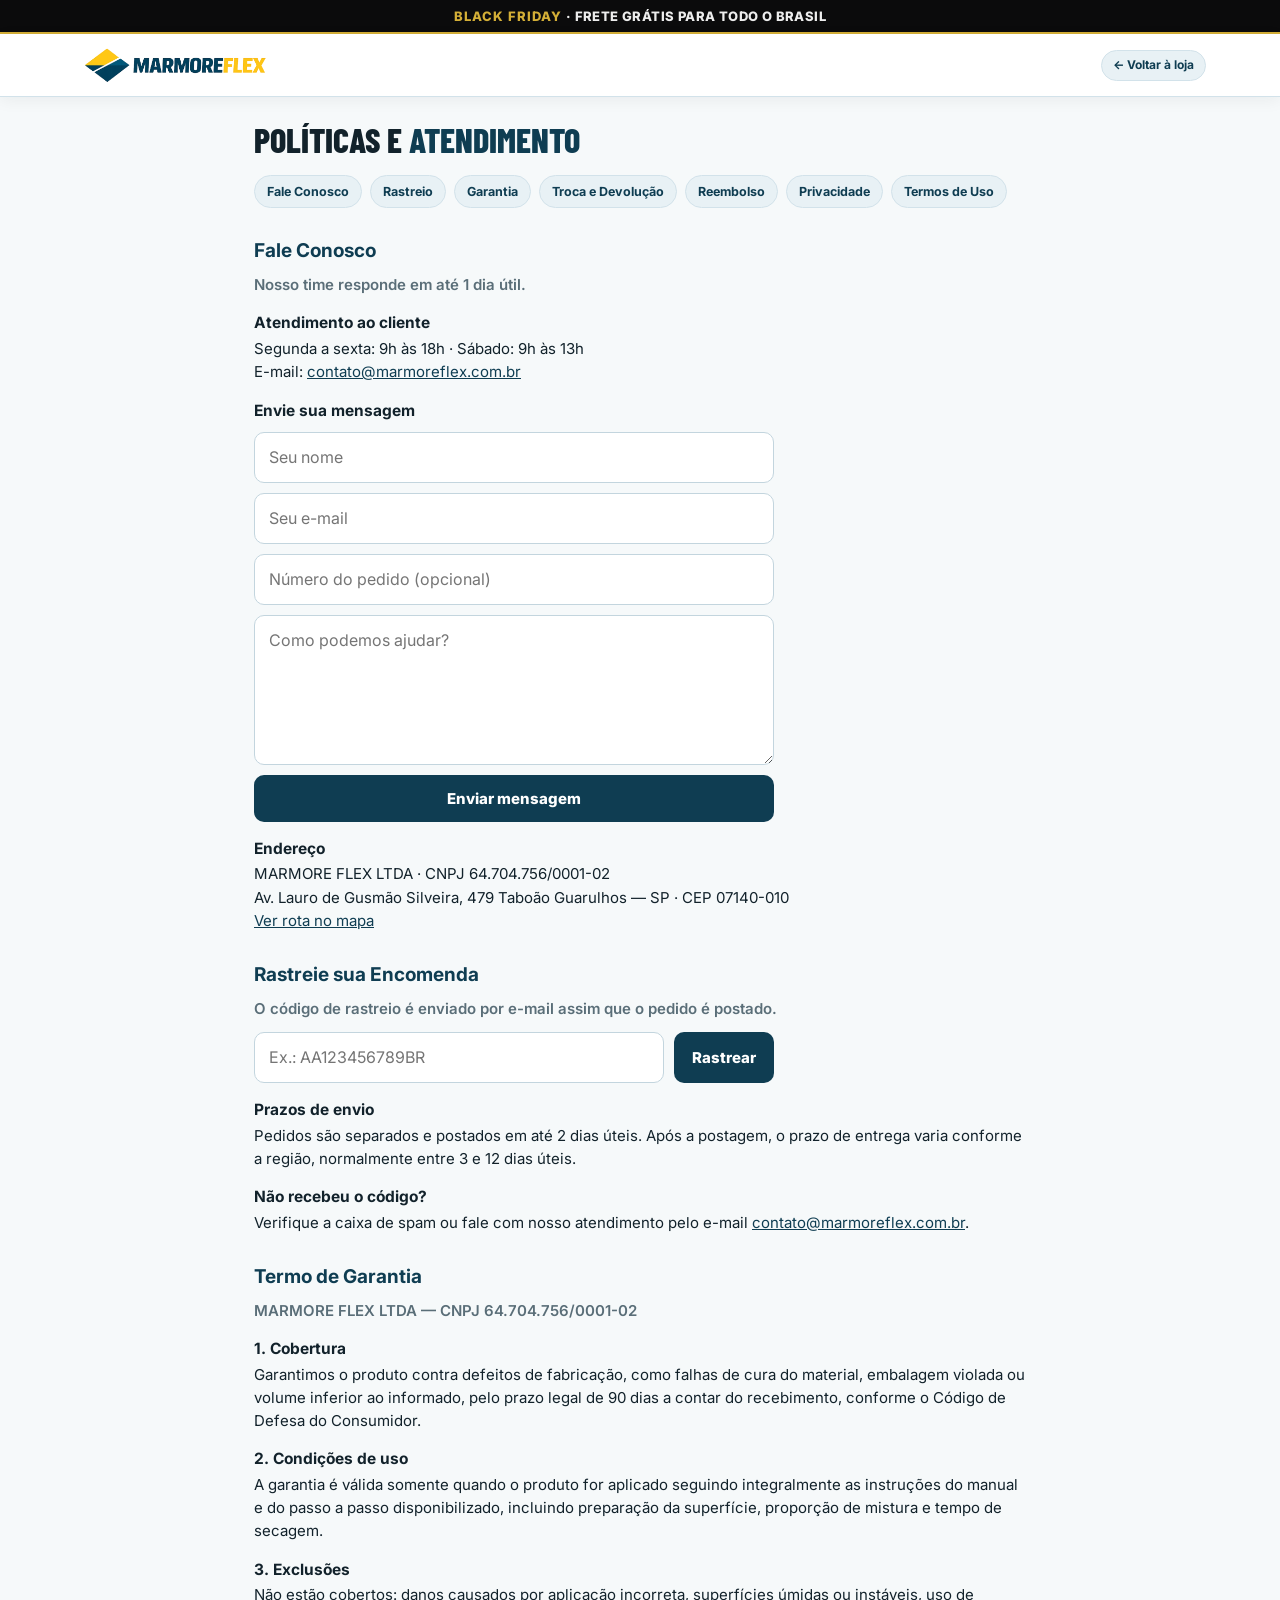
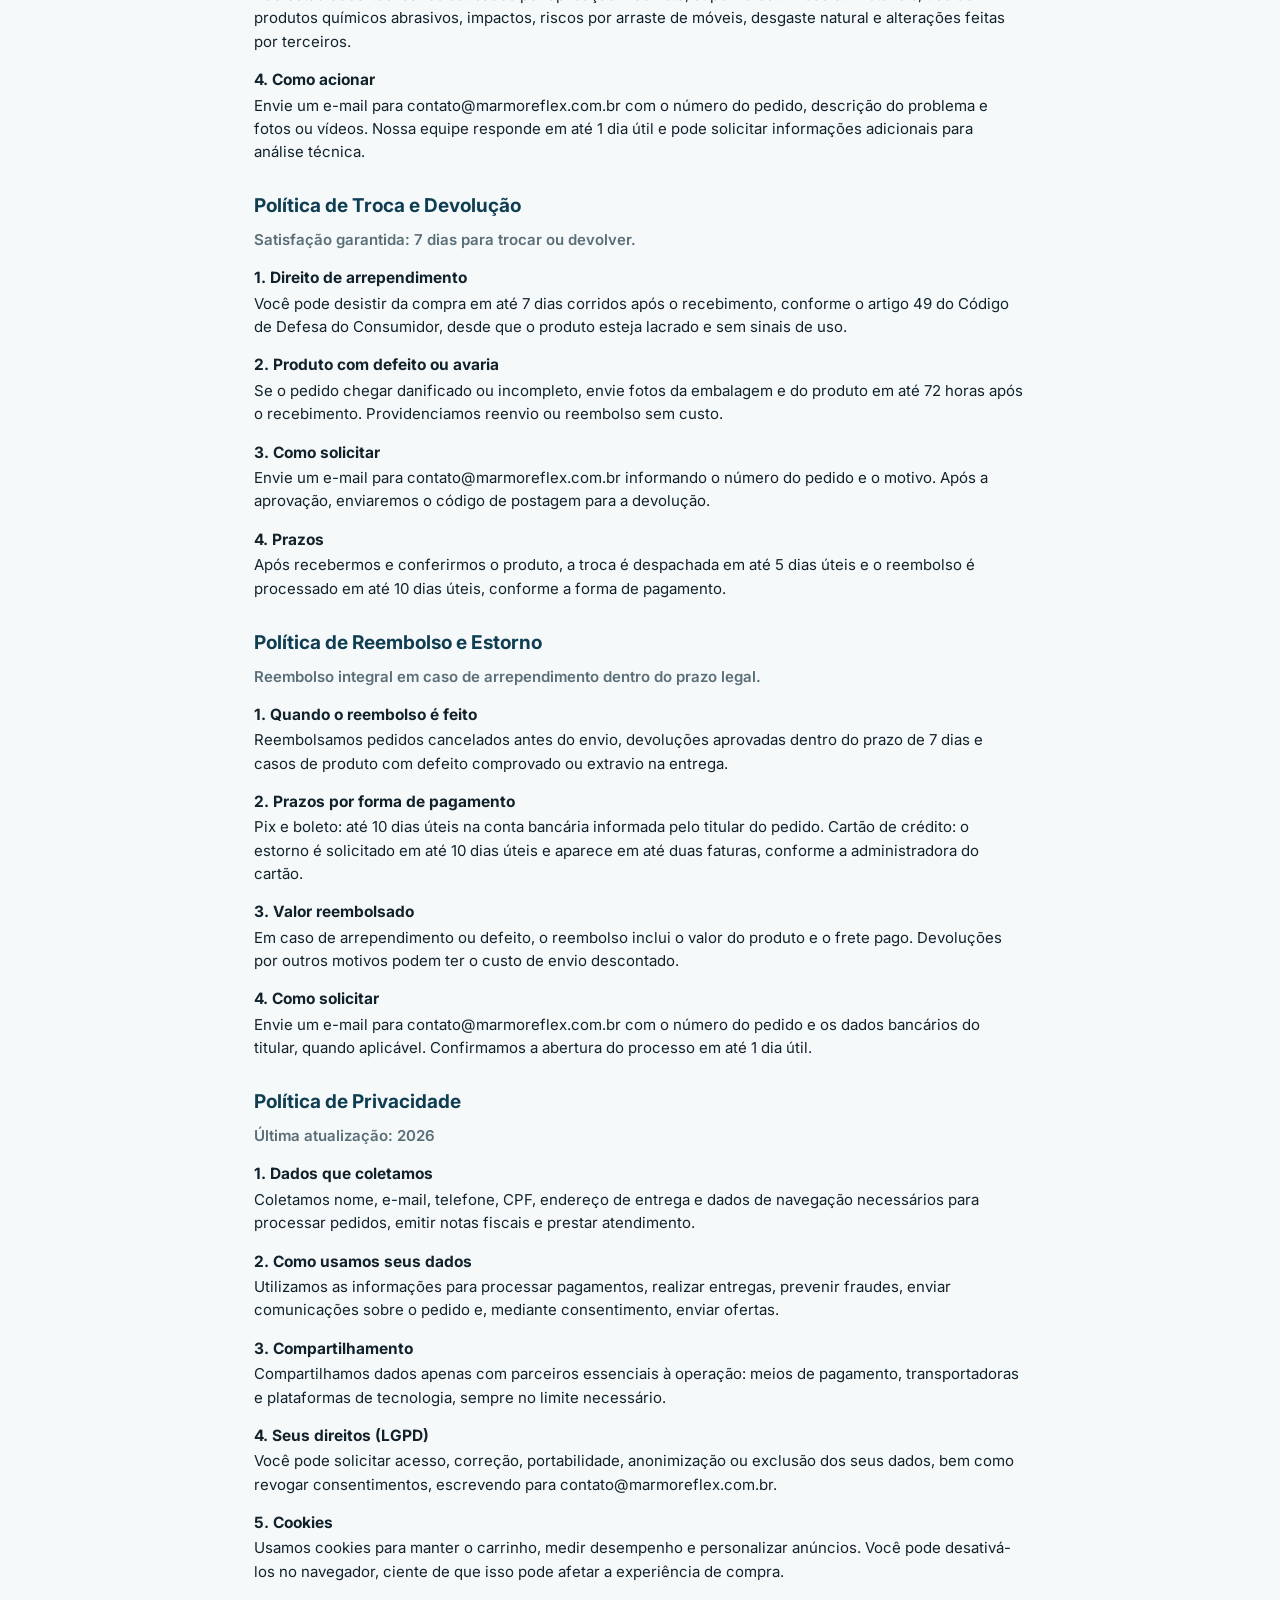
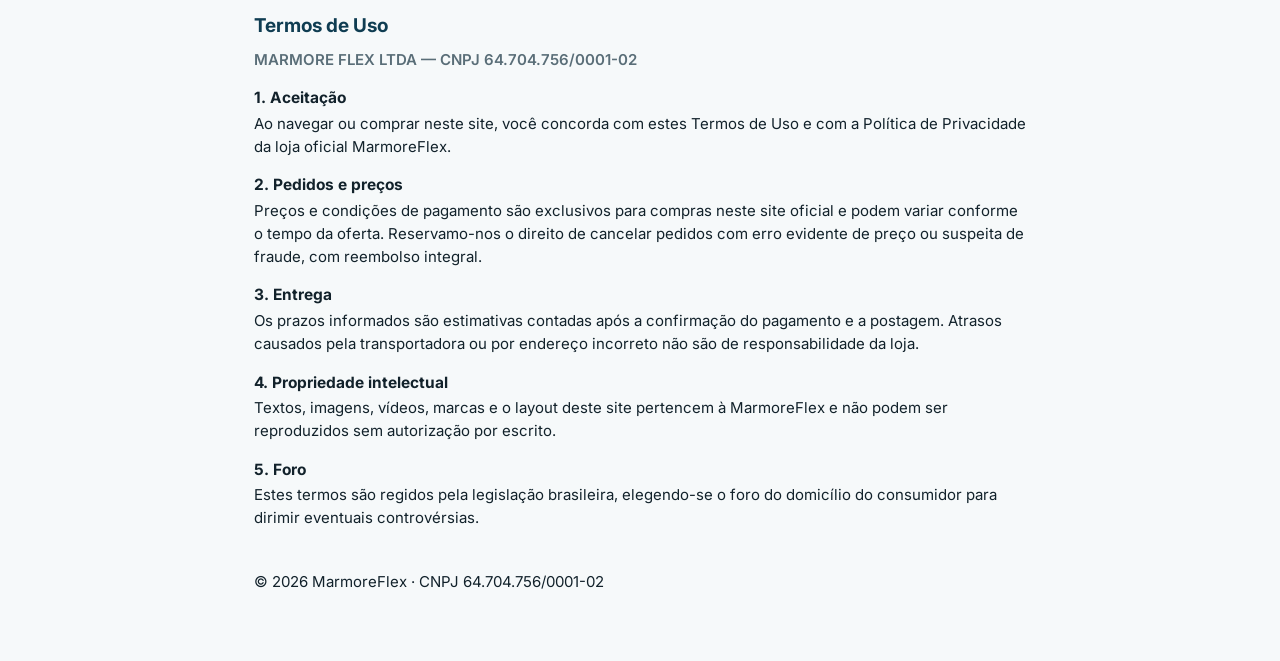
<file: politicas.html>
<!DOCTYPE html>
<html lang="pt-BR">
<head>
  <meta charset="utf-8">
  <meta name="viewport" content="width=device-width, initial-scale=1.0, viewport-fit=cover">
  <title>Políticas e Atendimento | MarmoreFlex</title>
  <meta name="theme-color" content="#0b0b0c">
  <link rel="icon" href="brand/favicon.png" type="image/png">
  <link rel="preconnect" href="https://fonts.googleapis.com">
  <link rel="preconnect" href="https://fonts.gstatic.com" crossorigin>
  <link href="https://fonts.googleapis.com/css2?family=Barlow+Condensed:wght@700;800&family=Inter:wght@400;500;600;700;800&display=swap" rel="stylesheet">
  <link rel="stylesheet" href="css/styles.css?v=1.2">
  <link rel="stylesheet" href="css/v2.css?v=1.2">
  <link rel="stylesheet" href="css/mf.css?v=1.2">
  <!-- Meta Pixel Code (mesmo do site atual) -->
  <script>!function(f,b,e,v,n,t,s)
  {if(f.fbq)return;n=f.fbq=function(){n.callMethod?
  n.callMethod.apply(n,arguments):n.queue.push(arguments)};
  if(!f._fbq)f._fbq=n;n.push=n;n.loaded=!0;n.version='2.0';
  n.queue=[];t=b.createElement(e);t.async=!0;
  t.src=v;s=b.getElementsByTagName(e)[0];
  s.parentNode.insertBefore(t,s)}(window, document,'script',
  'https://connect.facebook.net/en_US/fbevents.js');
  fbq('init', '1000741552362305');
  fbq('track', 'PageView');</script>
  <noscript><img height="1" width="1" style="display:none" alt="" src="https://www.facebook.com/tr?id=1000741552362305&ev=PageView&noscript=1"></noscript>
  <!-- Microsoft Clarity (mesmo do site atual) -->
  <script>(function(c,l,a,r,i,t,y){c[a]=c[a]||function(){(c[a].q=c[a].q||[]).push(arguments)};t=l.createElement(r);t.async=1;t.src="https://www.clarity.ms/tag/"+i;y=l.getElementsByTagName(r)[0];y.parentNode.insertBefore(t,y);})(window, document, "clarity", "script", "ykej4va3ss");</script>
  <!-- UTMify (mesma tag do site atual) -->
  <script src="https://cdn.utmify.com.br/scripts/utms/latest.js" data-utmify-prevent-xcod-sck data-utmify-prevent-subids async defer></script>
  <style>
    .legal h2 { scroll-margin-top: 90px; }
    .legal h3 { font-size: 15.5px; margin: 18px 0 4px; color: var(--heading); }
    .legal p { margin: 0 0 8px; }
    .legal .sub { color: var(--muted); font-weight: 600; }
    .legal-nav { display: flex; flex-wrap: wrap; gap: 8px; margin: 14px 0 6px; }
    .legal-nav a { font-size: 12.5px; font-weight: 700; text-decoration: none; background: var(--surface); border: 1px solid var(--border); border-radius: 99px; padding: 6px 12px; color: var(--primary); }
    .track-form, .contact-form { display: grid; gap: 10px; margin: 12px 0; max-width: 520px; }
    .track-form { grid-template-columns: minmax(0, 1fr) auto; }
    .track-form input, .contact-form input, .contact-form textarea { width: 100%; min-width: 0; border: 1px solid #c3d5de; border-radius: 10px; padding: 12px 14px; font: inherit; font-size: 16px; background: #fff; color: var(--text); }
    .track-form button, .contact-form button { border: 0; border-radius: 10px; background: var(--primary); color: #fff; font-weight: 800; padding: 12px 18px; }
    .back-pill { text-decoration: none; flex: none; }
  </style>
</head>
<body>
  <div class="topbar" role="note"><span class="topbar-text"><span class="bf-word">BLACK FRIDAY</span> · Frete grátis para todo o Brasil</span></div>
  <header class="header">
    <div class="container">
      <a class="logo" href="index.html" aria-label="Voltar para a loja MarmoreFlex"><img src="brand/marmoreflex-logo-horizontal-bf.webp" alt="MarmoreFlex" width="775" height="184"></a>
      <a href="index.html" class="pill back-pill">← Voltar à loja</a>
    </div>
  </header>

  <!-- Textos das páginas de políticas, rastreio e contato do site atual (sem alterações). -->
  <main class="container legal" style="max-width:820px;padding-bottom:60px">
    <h1>Políticas e <span class="y">atendimento</span></h1>
    <nav class="legal-nav" aria-label="Nesta página">
      <a href="#contato">Fale Conosco</a><a href="#rastreio">Rastreio</a><a href="#garantia">Garantia</a><a href="#troca">Troca e Devolução</a><a href="#reembolso">Reembolso</a><a href="#privacidade">Privacidade</a><a href="#termos">Termos de Uso</a>
    </nav>

    <h2 id="contato">Fale Conosco</h2>
    <p class="sub">Nosso time responde em até 1 dia útil.</p>
    <h3>Atendimento ao cliente</h3>
    <p>Segunda a sexta: 9h às 18h · Sábado: 9h às 13h<br>E-mail: <a class="y" href="mailto:contato@marmoreflex.com.br">contato@marmoreflex.com.br</a></p>
    <h3>Envie sua mensagem</h3>
    <form class="contact-form" onsubmit="event.preventDefault();window.location.href='mailto:contato@marmoreflex.com.br'">
      <input required placeholder="Seu nome" aria-label="Seu nome" autocomplete="name">
      <input required type="email" placeholder="Seu e-mail" aria-label="Seu e-mail" autocomplete="email">
      <input placeholder="Número do pedido (opcional)" aria-label="Número do pedido (opcional)">
      <textarea required rows="5" placeholder="Como podemos ajudar?" aria-label="Como podemos ajudar?"></textarea>
      <button type="submit">Enviar mensagem</button>
    </form>
    <h3>Endereço</h3>
    <p>MARMORE FLEX LTDA · CNPJ 64.704.756/0001-02<br>Av. Lauro de Gusmão Silveira, 479 Taboão Guarulhos — SP · CEP 07140-010<br>
      <a class="y" target="_blank" rel="noopener" href="https://www.google.com/maps/search/?api=1&query=Av.%20Lauro%20de%20Gusm%C3%A3o%20Silveira%2C%20479%20-%20Parque%20Industrial%20do%20Jardim%20S%C3%A3o%20Geraldo%2C%20Guarulhos%20-%20SP%2C%2007140-010">Ver rota no mapa</a></p>

    <h2 id="rastreio">Rastreie sua Encomenda</h2>
    <p class="sub">O código de rastreio é enviado por e-mail assim que o pedido é postado.</p>
    <form class="track-form" onsubmit="event.preventDefault();var c=this.code.value.trim();if(c)window.open('https://rastreamento.correios.com.br/app/index.php?objeto='+encodeURIComponent(c),'_blank','noopener')">
      <input name="code" placeholder="Ex.: AA123456789BR" aria-label="Código de rastreio" autocomplete="off">
      <button type="submit">Rastrear</button>
    </form>
    <h3>Prazos de envio</h3>
    <p>Pedidos são separados e postados em até 2 dias úteis. Após a postagem, o prazo de entrega varia conforme a região, normalmente entre 3 e 12 dias úteis.</p>
    <h3>Não recebeu o código?</h3>
    <p>Verifique a caixa de spam ou fale com nosso atendimento pelo e-mail <a class="y" href="mailto:contato@marmoreflex.com.br">contato@marmoreflex.com.br</a>.</p>

    <h2 id="garantia">Termo de Garantia</h2>
    <p class="sub">MARMORE FLEX LTDA — CNPJ 64.704.756/0001-02</p>
    <h3>1. Cobertura</h3>
    <p>Garantimos o produto contra defeitos de fabricação, como falhas de cura do material, embalagem violada ou volume inferior ao informado, pelo prazo legal de 90 dias a contar do recebimento, conforme o Código de Defesa do Consumidor.</p>
    <h3>2. Condições de uso</h3>
    <p>A garantia é válida somente quando o produto for aplicado seguindo integralmente as instruções do manual e do passo a passo disponibilizado, incluindo preparação da superfície, proporção de mistura e tempo de secagem.</p>
    <h3>3. Exclusões</h3>
    <p>Não estão cobertos: danos causados por aplicação incorreta, superfícies úmidas ou instáveis, uso de produtos químicos abrasivos, impactos, riscos por arraste de móveis, desgaste natural e alterações feitas por terceiros.</p>
    <h3>4. Como acionar</h3>
    <p>Envie um e-mail para contato@marmoreflex.com.br com o número do pedido, descrição do problema e fotos ou vídeos. Nossa equipe responde em até 1 dia útil e pode solicitar informações adicionais para análise técnica.</p>

    <h2 id="troca">Política de Troca e Devolução</h2>
    <p class="sub">Satisfação garantida: 7 dias para trocar ou devolver.</p>
    <h3>1. Direito de arrependimento</h3>
    <p>Você pode desistir da compra em até 7 dias corridos após o recebimento, conforme o artigo 49 do Código de Defesa do Consumidor, desde que o produto esteja lacrado e sem sinais de uso.</p>
    <h3>2. Produto com defeito ou avaria</h3>
    <p>Se o pedido chegar danificado ou incompleto, envie fotos da embalagem e do produto em até 72 horas após o recebimento. Providenciamos reenvio ou reembolso sem custo.</p>
    <h3>3. Como solicitar</h3>
    <p>Envie um e-mail para contato@marmoreflex.com.br informando o número do pedido e o motivo. Após a aprovação, enviaremos o código de postagem para a devolução.</p>
    <h3>4. Prazos</h3>
    <p>Após recebermos e conferirmos o produto, a troca é despachada em até 5 dias úteis e o reembolso é processado em até 10 dias úteis, conforme a forma de pagamento.</p>

    <h2 id="reembolso">Política de Reembolso e Estorno</h2>
    <p class="sub">Reembolso integral em caso de arrependimento dentro do prazo legal.</p>
    <h3>1. Quando o reembolso é feito</h3>
    <p>Reembolsamos pedidos cancelados antes do envio, devoluções aprovadas dentro do prazo de 7 dias e casos de produto com defeito comprovado ou extravio na entrega.</p>
    <h3>2. Prazos por forma de pagamento</h3>
    <p>Pix e boleto: até 10 dias úteis na conta bancária informada pelo titular do pedido. Cartão de crédito: o estorno é solicitado em até 10 dias úteis e aparece em até duas faturas, conforme a administradora do cartão.</p>
    <h3>3. Valor reembolsado</h3>
    <p>Em caso de arrependimento ou defeito, o reembolso inclui o valor do produto e o frete pago. Devoluções por outros motivos podem ter o custo de envio descontado.</p>
    <h3>4. Como solicitar</h3>
    <p>Envie um e-mail para contato@marmoreflex.com.br com o número do pedido e os dados bancários do titular, quando aplicável. Confirmamos a abertura do processo em até 1 dia útil.</p>

    <h2 id="privacidade">Política de Privacidade</h2>
    <p class="sub">Última atualização: 2026</p>
    <h3>1. Dados que coletamos</h3>
    <p>Coletamos nome, e-mail, telefone, CPF, endereço de entrega e dados de navegação necessários para processar pedidos, emitir notas fiscais e prestar atendimento.</p>
    <h3>2. Como usamos seus dados</h3>
    <p>Utilizamos as informações para processar pagamentos, realizar entregas, prevenir fraudes, enviar comunicações sobre o pedido e, mediante consentimento, enviar ofertas.</p>
    <h3>3. Compartilhamento</h3>
    <p>Compartilhamos dados apenas com parceiros essenciais à operação: meios de pagamento, transportadoras e plataformas de tecnologia, sempre no limite necessário.</p>
    <h3>4. Seus direitos (LGPD)</h3>
    <p>Você pode solicitar acesso, correção, portabilidade, anonimização ou exclusão dos seus dados, bem como revogar consentimentos, escrevendo para contato@marmoreflex.com.br.</p>
    <h3>5. Cookies</h3>
    <p>Usamos cookies para manter o carrinho, medir desempenho e personalizar anúncios. Você pode desativá-los no navegador, ciente de que isso pode afetar a experiência de compra.</p>

    <h2 id="termos">Termos de Uso</h2>
    <p class="sub">MARMORE FLEX LTDA — CNPJ 64.704.756/0001-02</p>
    <h3>1. Aceitação</h3>
    <p>Ao navegar ou comprar neste site, você concorda com estes Termos de Uso e com a Política de Privacidade da loja oficial MarmoreFlex.</p>
    <h3>2. Pedidos e preços</h3>
    <p>Preços e condições de pagamento são exclusivos para compras neste site oficial e podem variar conforme o tempo da oferta. Reservamo-nos o direito de cancelar pedidos com erro evidente de preço ou suspeita de fraude, com reembolso integral.</p>
    <h3>3. Entrega</h3>
    <p>Os prazos informados são estimativas contadas após a confirmação do pagamento e a postagem. Atrasos causados pela transportadora ou por endereço incorreto não são de responsabilidade da loja.</p>
    <h3>4. Propriedade intelectual</h3>
    <p>Textos, imagens, vídeos, marcas e o layout deste site pertencem à MarmoreFlex e não podem ser reproduzidos sem autorização por escrito.</p>
    <h3>5. Foro</h3>
    <p>Estes termos são regidos pela legislação brasileira, elegendo-se o foro do domicílio do consumidor para dirimir eventuais controvérsias.</p>

    <p class="muted" style="margin-top:40px">© 2026 MarmoreFlex · CNPJ 64.704.756/0001-02</p>
  </main>
</body>
</html>
</file>
<file: css/styles.css>
/* =====================================================================
   MARMOREFLEX — Black Friday
   Estrutura e componentes da loja Bruttus, identidade petróleo + laranja
   da MarmoreFlex com os acentos Black Friday (preto + dourado) do site atual.
   1. Tokens   2. Base   3. Layout   4. Componentes   5. Seções
   6. Banners  7. Rodapé / barra fixa   8. Responsivo
   ===================================================================== */

/* 1. TOKENS (cores exatas do site atual, convertidas de OKLCH) ---------- */
:root {
  --primary: #0f3d52;          /* --primary  oklch(34.02% .0605 232.62) */
  --accent: #0f3d52;           /* destaques, seleção e bordas (mesmo petróleo) */
  --accent-hover: #0a2c3c;     /* --primary-hover */
  --cta: #f97316;              /* --cta  oklch(70.49% .1867 47.6) — botões de compra */
  --cta-hover: #ea6a0c;        /* --cta-hover */
  --navy: #071d28;             /* --brand-dark — fundos escuros e banners */
  --navy-2: #0f3d52;
  --bf-black: #0b0b0c;         /* Black Friday: barra do topo (site atual) */
  --bf-gold: #d4af37;          /* Black Friday: borda, selo e % de desconto (site atual) */
  --bg: #f6f9fa;               /* --background */
  --card: #ffffff;
  --surface: #e8f1f5;          /* --surface / --secondary */
  --secondary: #e8f1f5;
  --card-soft: #fbfdfe;
  --border: #d2e2ea;           /* --border */
  --text: #12222b;             /* --foreground */
  --heading: #12222b;
  --review-text: #3c474d;
  --muted: #5a6e78;            /* --muted-foreground */
  --placeholder: #9ab0ba;
  --success: #15a34a;          /* --success */
  --success-text: #11803b;
  --sale: #d4af37;             /* selo de % = dourado com texto preto (site atual) */
  --on-sale: #0b0b0c;
  --live-dot: #e23b3b;         /* --live-dot */
  --star: #c9a227;             /* --gold / --star */
  --on-dark: #ffffff;
  --on-dark-muted: #b8cbd4;

  --font-display: "Barlow Condensed", "Arial Narrow", Arial, sans-serif;
  --font-body: "Inter", system-ui, -apple-system, "Segoe UI", Roboto, sans-serif;

  --radius: 14px;
  --radius-sm: 10px;
  --shadow: 0 10px 30px rgba(7, 29, 40, .14);
  --shadow-sm: 0 1px 2px rgba(18, 34, 43, .06), 0 8px 24px rgba(18, 34, 43, .06);
  --container: 1180px;
  --gutter: 16px;
}
/* 2. BASE -------------------------------------------------------------- */
*, *::before, *::after { box-sizing: border-box; }
html { scroll-behavior: smooth; -webkit-text-size-adjust: 100%; }
body {
  margin: 0;
  background: var(--bg);
  color: var(--text);
  font-family: var(--font-body);
  font-size: 15px;
  line-height: 1.55;
}
img { max-width: 100%; height: auto; display: block; }
a { color: inherit; }
button { font: inherit; color: inherit; cursor: pointer; }
h1, h2, h3, h4 { margin: 0; line-height: 1.2; color: var(--heading); }
.y { color: var(--accent); }
.muted { color: var(--muted); }
.sr-only { position: absolute; width: 1px; height: 1px; overflow: hidden; clip: rect(0 0 0 0); white-space: nowrap; }
.icon { width: 1em; height: 1em; fill: none; stroke: currentColor; stroke-width: 2; stroke-linecap: round; stroke-linejoin: round; flex: none; }
[hidden] { display: none !important; }

/* 3. LAYOUT ------------------------------------------------------------ */
.container { width: 100%; max-width: var(--container); margin: 0 auto; padding: 0 var(--gutter); }
.card { background: var(--card); border: 1px solid var(--border); border-radius: var(--radius); padding: 20px; box-shadow: var(--shadow-sm); }
.stack > * + * { margin-top: 16px; }
.section { margin-top: 20px; }
.section-title {
  font-family: var(--font-display); font-weight: 900; text-transform: uppercase;
  font-size: clamp(22px, 6vw, 32px); text-align: center; letter-spacing: -.2px; line-height: 1.1;
  margin-bottom: 8px;
}
.section-title span { color: var(--accent); }
.section-sub { text-align: center; color: var(--muted); margin: 0 auto 20px; max-width: 560px; font-size: 14.5px; }
.eyebrow { display: table; margin: 0 auto 10px; border: 1px solid var(--border); background: var(--card); border-radius: 99px; padding: 4px 12px; font-size: 11px; font-weight: 800; letter-spacing: 1.5px; text-transform: uppercase; color: var(--muted); }

/* 4. COMPONENTES ------------------------------------------------------- */

/* Barra de contagem (topo) */
.topbar {
  background: var(--navy); color: var(--on-dark); font-weight: 800; text-transform: uppercase; text-align: center;
  padding: 7px 10px; display: flex; flex-direction: column; gap: 4px; justify-content: center; align-items: center;
  border-bottom: 3px solid var(--accent);
}
.topbar .topbar-text { font-size: clamp(10.5px, 2.9vw, 12px); letter-spacing: .4px; line-height: 1.25; }
.topbar .topbar-text b { color: #fff; background: var(--sale); padding: 0 5px; border-radius: 4px; }
.topbar .timer {
  background: var(--accent); color: #fff; padding: 4px 14px; border-radius: 7px; font-variant-numeric: tabular-nums;
  font-size: clamp(13.5px, 4vw, 15.5px); font-weight: 800; letter-spacing: 1px; white-space: nowrap;
  display: inline-flex; align-items: center; justify-content: center;
}
@media (min-width: 680px) {
  .topbar { flex-direction: row; gap: 12px; padding: 8px 16px; }
  .topbar .topbar-text { font-size: 13px; }
  .topbar .timer { font-size: 13.5px; padding: 3px 10px; }
}

/* Header */
.header { position: sticky; top: 0; z-index: 40; background: var(--primary); box-shadow: 0 2px 12px rgba(7, 29, 40, .25); }
.header .container { display: flex; align-items: center; justify-content: space-between; gap: 8px; height: 62px; }
.logo { display: inline-flex; align-items: center; text-decoration: none; min-width: 0; }
.logo svg { height: 34px; width: auto; max-width: 100%; }
.header-actions { display: flex; gap: 6px; align-items: center; flex: none; }
.icon-btn { background: none; border: 0; width: 42px; height: 42px; border-radius: 10px; display: grid; place-items: center; font-size: 22px; position: relative; flex: none; }
.header .icon-btn { color: #fff; }
.icon-btn:hover { background: rgba(255, 255, 255, .1); }
.nav-desktop { display: none; gap: 26px; font-weight: 600; font-size: 14px; }
.nav-desktop a { text-decoration: none; color: var(--on-dark-muted); }
.nav-desktop a:hover { color: #fff; }

/* Menu lateral */
.drawer { position: fixed; inset: 0; z-index: 60; visibility: hidden; touch-action: none; }
.drawer.open { visibility: visible; }
.drawer-backdrop { position: absolute; inset: 0; background: rgba(7, 29, 40, .6); opacity: 0; transition: opacity .25s; touch-action: none; }
.drawer.open .drawer-backdrop { opacity: 1; }
.drawer-panel { position: absolute; top: 0; right: 0; height: 100%; width: min(340px, 86vw); background: var(--card); border-left: 1px solid var(--border); transform: translateX(100%); transition: transform .25s; padding: 20px; overflow-y: auto; -webkit-overflow-scrolling: touch; overscroll-behavior: contain; touch-action: pan-y; }
.drawer.open .drawer-panel { transform: none; }
.drawer-panel nav a { display: block; padding: 13px 4px; border-bottom: 1px solid var(--border); text-decoration: none; font-weight: 600; }
.drawer-panel nav a:hover { color: var(--accent); }
.drawer-panel h4 { margin: 24px 0 6px; font-size: 12px; letter-spacing: 1.5px; text-transform: uppercase; color: var(--muted); }

/* Breadcrumb */
.breadcrumb { font-size: 12.5px; color: var(--muted); padding: 14px 0 10px; }
.breadcrumb a { text-decoration: none; }
.breadcrumb a:hover { color: var(--accent); }

/* Galeria */
.gallery { padding: 12px; }
.gallery-main { position: relative; border-radius: var(--radius-sm); overflow: hidden; background: #fff; }
.gallery-track { display: flex; overflow-x: auto; scroll-snap-type: x mandatory; scrollbar-width: none; }
.gallery-track::-webkit-scrollbar { display: none; }
.gallery-track img { flex: 0 0 100%; width: 100%; aspect-ratio: 1; object-fit: cover; scroll-snap-align: center; cursor: zoom-in; }
.gallery-arrow { position: absolute; top: 50%; transform: translateY(-50%); width: 40px; height: 40px; border-radius: 99px; border: 0; background: rgba(7, 29, 40, .78); color: #fff; font-size: 20px; display: grid; place-items: center; }
.gallery-arrow.prev { left: 10px; } .gallery-arrow.next { right: 10px; }
.gallery-counter { position: absolute; bottom: 10px; right: 10px; background: rgba(7, 29, 40, .82); color: #fff; font-size: 12px; font-weight: 700; padding: 3px 9px; border-radius: 99px; }
.gallery-thumbs { display: flex; gap: 8px; margin-top: 10px; overflow-x: auto; scrollbar-width: none; }
.gallery-thumbs::-webkit-scrollbar { display: none; }
.gallery-thumbs button { flex: 0 0 64px; height: 64px; padding: 0; border: 2px solid transparent; border-radius: 10px; overflow: hidden; background: #fff; opacity: .6; }
.gallery-thumbs button.active { border-color: var(--accent); opacity: 1; }
.gallery-thumbs img { width: 100%; height: 100%; object-fit: cover; }
.gallery-hint { display: flex; justify-content: center; align-items: center; gap: 6px; font-size: 12px; color: var(--muted); margin-top: 8px; }

/* Lightbox */
.lightbox { position: fixed; inset: 0; z-index: 1000; background: rgba(7, 29, 40, .94); display: none; align-items: center; justify-content: center; padding: 20px; touch-action: none; }
.lightbox.open { display: flex; }
.lightbox img { max-width: 94vw; max-height: 86vh; object-fit: contain; border-radius: 10px; background: #fff; }
.lightbox .gallery-arrow { position: absolute; top: 50%; transform: translateY(-50%); z-index: 2; }
.lightbox .gallery-arrow.prev { left: 12px; }
.lightbox .gallery-arrow.next { right: 12px; }
.lightbox .lb-close { position: absolute; top: 14px; right: 14px; z-index: 2; background: #fff; color: var(--primary); }
.lightbox .lb-counter { left: 50%; right: auto; bottom: 18px; transform: translateX(-50%); }

/* Caixa de compra */
.buybox h1 { font-size: clamp(19px, 5vw, 25px); font-weight: 800; margin-top: 10px; line-height: 1.22; letter-spacing: -.2px; }
.pills { display: flex; gap: 8px; flex-wrap: wrap; }
.pill { display: inline-flex; align-items: center; gap: 6px; font-size: 12px; font-weight: 700; padding: 5px 11px; border-radius: 99px; background: var(--secondary); border: 1px solid var(--border); color: var(--primary); }
.pill .icon { font-size: 14px; }
.pill.blue { background: var(--accent); border-color: var(--accent); color: #fff; }
.pill.bf { background: var(--navy); border-color: var(--navy); color: #fff; font-weight: 800; letter-spacing: .3px; }
.pill.bf b { color: #fff; background: var(--sale); border-radius: 4px; padding: 0 4px; }
.rating-line { display: flex; align-items: center; flex-wrap: wrap; gap: 6px 8px; margin-top: 10px; font-size: 13.5px; color: var(--muted); }
.rating-line b { color: var(--text); }
.stars { color: var(--star); letter-spacing: 1px; }
.sold-by { font-size: 13px; color: var(--muted); margin: 4px 0 0; }
.mini-trust { display: flex; flex-wrap: wrap; gap: 6px 14px; margin-top: 12px; font-size: 12.5px; font-weight: 600; color: var(--muted); }
.mini-trust span { display: inline-flex; align-items: center; gap: 5px; }
.mini-trust .icon { color: var(--success-text); }

.subhead { font-family: var(--font-display); font-weight: 900; text-transform: uppercase; text-align: center; font-size: 20px; margin: 24px 0 12px; letter-spacing: -.2px; }
.subhead span { color: var(--accent); }
.offers { display: grid; gap: 12px; }
.offer {
  position: relative; text-align: left; display: grid; grid-template-columns: auto 64px minmax(0, 1fr); grid-template-areas: "r i m" "r i p" "f f f"; gap: 4px 12px; align-items: center;
  background: var(--card); border: 2px solid var(--border); border-radius: 12px; padding: 14px 12px; transition: border-color .15s, background .15s;
}
.offer:hover { border-color: #a9c2cf; }
.offer.selected { border-color: var(--accent); background: rgba(15, 61, 82, .05); box-shadow: 0 0 0 3px rgba(15, 61, 82, .12); }
.offer .radio { width: 20px; height: 20px; border-radius: 99px; border: 2px solid #a9bcc6; display: grid; place-items: center; }
.offer.selected .radio { border-color: var(--accent); }
.offer.selected .radio::after { content: ""; width: 10px; height: 10px; border-radius: 99px; background: var(--accent); }
.offer .o-img { width: 64px; height: 64px; border-radius: 8px; object-fit: cover; background: #fff; border: 1px solid var(--border); }
.offer strong { display: block; font-size: 14.5px; line-height: 1.25; color: var(--heading); }
.offer small { color: var(--muted); font-size: 12px; line-height: 1.35; display: block; }
.offer .o-off { font-style: normal; font-size: 11px; font-weight: 800; background: var(--sale); color: #fff; border-radius: 5px; padding: 1px 6px; margin-left: 4px; vertical-align: 1px; white-space: nowrap; }
.offer .o-save { color: var(--success-text); font-weight: 700; margin-top: 2px; }
.offer .radio { grid-area: r; }
.offer .o-img { grid-area: i; }
.offer .o-main { grid-area: m; min-width: 0; }
.offer .o-price { grid-area: p; display: flex; flex-wrap: wrap; align-items: baseline; gap: 2px 8px; font-weight: 800; font-size: 18px; color: var(--heading); }
.offer .o-price s { display: inline; color: var(--muted); font-weight: 500; font-size: 12px; }
.offer .o-unit { display: inline; color: var(--muted); font-size: 11px; font-weight: 600; }
.offer .o-badge { position: absolute; top: -10px; right: 12px; background: var(--accent); color: #fff; font-size: 10.5px; font-weight: 800; text-transform: uppercase; letter-spacing: .5px; padding: 2px 8px; border-radius: 6px; }
.offer .o-feats { grid-area: f; list-style: none; margin: 8px 0 0; padding: 8px 0 0; border-top: 1px dashed var(--border); display: flex; flex-wrap: wrap; gap: 4px 10px; font-size: 11.5px; color: var(--text); }
.offer .o-feats li::before { content: "✓ "; color: var(--success-text); font-weight: 800; }

.price-block { margin-top: 20px; padding-top: 18px; border-top: 1px solid var(--border); }
.price-old { color: var(--muted); font-size: 14px; }
.price-old s { color: var(--muted); }
.price-row { display: flex; align-items: center; gap: 10px; flex-wrap: wrap; }
.price-now { font-family: var(--font-display); font-weight: 900; font-size: clamp(36px, 10vw, 48px); color: var(--primary); line-height: 1; letter-spacing: -1px; }
.price-off { background: var(--sale); color: #fff; font-family: var(--font-display); font-weight: 900; font-size: 18px; padding: 2px 10px; border-radius: 6px; transform: rotate(-3deg); }
.save-line { display: inline-flex; align-items: center; gap: 8px; margin-top: 10px; background: rgba(34, 195, 93, .1); border: 1px solid rgba(34, 195, 93, .35); color: var(--success-text); border-radius: 8px; padding: 6px 10px; font-size: 13.5px; }
.price-inst { color: var(--muted); font-size: 14px; margin-top: 8px; }
.price-inst b { color: var(--text); }
.price-pix { display: flex; align-items: center; gap: 6px; font-size: 13.5px; margin-top: 2px; color: var(--muted); }
.price-pix .icon { color: #32bcad; font-size: 16px; }

.ship-box { margin-top: 14px; display: flex; gap: 12px; align-items: center; background: var(--surface); border: 1px solid var(--border); border-radius: 12px; padding: 12px 14px; font-size: 13.5px; }
.ship-box .icon { font-size: 26px; color: var(--accent); }
.ship-box b { display: block; color: var(--heading); }
.ship-box span { color: var(--muted); }

.checks { list-style: none; padding: 0; margin: 16px 0 0; display: grid; gap: 9px; font-size: 14px; }
.checks li { display: flex; gap: 10px; align-items: flex-start; }
.checks .icon { color: var(--success-text); font-size: 18px; margin-top: 2px; }

.btn-buy {
  position: relative; overflow: hidden; display: flex; align-items: center; justify-content: center; gap: 10px; width: 100%;
  margin-top: 18px; padding: 16px 18px; border: 0; border-radius: 12px; background: var(--accent); color: #fff;
  font-family: var(--font-display); font-weight: 900; font-size: 19px; letter-spacing: .5px; text-transform: uppercase; text-decoration: none; text-align: center;
  transition: background .15s, transform .15s, box-shadow .2s;
}
.btn-buy::after { content: ""; position: absolute; top: 0; left: -60%; width: 40%; height: 100%; background: linear-gradient(100deg, transparent, rgba(255, 255, 255, .4), transparent); transform: skewX(-20deg); animation: shine 3.8s ease-in-out infinite; }
@keyframes shine { 0%, 70% { left: -60%; } 100% { left: 130%; } }
.btn-buy:hover { background: var(--accent-hover); transform: translateY(-1px); box-shadow: 0 10px 26px rgba(15, 61, 82, .3); }
.btn-buy:active { transform: none; }
.btn-buy .icon { transition: transform .15s; }
.btn-buy:hover .icon { transform: translateX(3px); }
.btn-buy[aria-disabled="true"] { background: #9ab0ba; cursor: not-allowed; }
.btn-buy[aria-disabled="true"]::after { display: none; }
.btn-buy:focus-visible, .btn-more:focus-visible, .secure-btn:focus-visible { outline: 3px solid var(--navy); outline-offset: 3px; }
.btn-buy.attention { animation: attention 1.6s ease .5s 2; }
@keyframes attention { 0%, 100% { box-shadow: 0 0 0 0 rgba(15, 61, 82, 0); } 40% { box-shadow: 0 0 0 8px rgba(15, 61, 82, .3); } }
.secure-line { display: flex; justify-content: center; align-items: center; gap: 6px; font-size: 12.5px; color: var(--muted); margin-top: 14px; text-align: center; }
.pay-flags { display: flex; justify-content: center; gap: 6px; flex-wrap: wrap; margin-top: 10px; }
.pay-flags span { font-size: 10.5px; font-weight: 800; letter-spacing: .5px; padding: 5px 8px; border-radius: 6px; background: #fff; color: var(--primary); border: 1px solid var(--border); }

/* 5. SEÇÕES ------------------------------------------------------------ */
.desc-text { max-width: 760px; margin: 0 auto; text-align: center; color: var(--text); }
.desc-text h2 { font-family: var(--font-display); font-weight: 900; text-transform: uppercase; font-size: clamp(24px, 6.5vw, 38px); margin: 6px 0 12px; line-height: 1.05; }
.desc-text h2 span { color: var(--accent); }
.desc-text p { color: var(--muted); }
.desc-img { border-radius: 12px; margin: 24px auto; width: 100%; max-width: 760px; }

.specs { width: 100%; border-collapse: collapse; font-size: 14px; }
.specs th, .specs td { text-align: left; padding: 11px 12px; border-bottom: 1px solid var(--border); vertical-align: top; }
.specs th { color: var(--muted); font-weight: 700; width: 38%; font-size: 12px; text-transform: uppercase; letter-spacing: .6px; }
.specs td { font-weight: 600; }
.spec-card { border: 1px solid var(--border); border-radius: 14px; overflow: hidden; max-width: 760px; margin: 0 auto; }
.spec-card-head { background: var(--navy); color: #fff; padding: 12px 16px; display: flex; justify-content: space-between; align-items: center; gap: 10px; font-weight: 800; font-size: 12px; letter-spacing: 1.2px; text-transform: uppercase; }
.spec-card-head b { color: #fff; }
.spec-card-foot { padding: 10px 16px; font-size: 11px; font-weight: 700; letter-spacing: 1px; text-transform: uppercase; color: var(--success-text); background: var(--surface); }
.box-list { list-style: none; padding: 0; margin: 0; display: grid; gap: 10px; }
.box-group { background: var(--surface); border: 1px solid var(--border); border-radius: 12px; padding: 12px; }
.box-group.on { border-color: var(--accent); background: rgba(15, 61, 82, .05); }
.box-group h4 { font-size: 14px; display: flex; align-items: center; gap: 8px; }
.box-group h4 small { margin-left: auto; font-size: 11px; color: var(--accent); font-weight: 800; text-transform: uppercase; }
.box-group ul { list-style: none; padding: 0; margin: 8px 0 0; display: grid; gap: 6px; }
.box-group li { display: flex; gap: 8px; align-items: center; font-size: 13.5px; }
.box-group .icon { color: var(--accent); }

.compare { width: 100%; border-collapse: separate; border-spacing: 0; font-size: 13px; }
.compare th, .compare td { padding: 11px 6px; text-align: center; border-bottom: 1px solid var(--border); }
.compare th:first-child, .compare td:first-child { text-align: left; color: var(--text); }
.compare thead th { font-size: 11.5px; text-transform: uppercase; letter-spacing: .5px; color: var(--muted); }
.compare .us { background: rgba(15, 61, 82, .07); font-weight: 800; }
.compare thead .us { background: var(--accent); color: #fff; border-radius: 10px 10px 0 0; }
.compare .yes { color: var(--success-text); font-weight: 800; } .compare .no { color: var(--sale); font-weight: 800; }
.table-scroll { overflow-x: auto; max-width: 760px; margin: 0 auto; }

/* Avaliações */
.rating-summary { display: grid; gap: 18px; align-items: center; background: var(--surface); border: 1px solid var(--border); border-radius: 16px; padding: 22px 18px; }
.rating-big { text-align: center; }
.rating-big .num { font-family: var(--font-display); font-weight: 900; font-size: clamp(52px, 12vw, 64px); color: var(--primary); line-height: 1; }
.rating-big .stars { letter-spacing: 3px; font-size: 19px; margin-top: 2px; }
.verified-pill { display: inline-flex; align-items: center; gap: 6px; margin-top: 10px; font-size: 12.5px; font-weight: 700; color: var(--success-text); background: rgba(34, 195, 93, .1); border: 1px solid rgba(34, 195, 93, .35); border-radius: 99px; padding: 4px 12px; }
.rating-bars { display: grid; gap: 4px; font-size: 13px; }
.rating-bars .bars-label { font-size: 12px; color: var(--muted); margin: 0 0 4px 6px; }
.rating-bars .row { display: grid; grid-template-columns: 26px 1fr 30px; gap: 8px; align-items: center; width: 100%; background: none; border: 0; padding: 4px 6px; border-radius: 8px; font-size: 13px; text-align: left; color: var(--text); transition: background .15s; }
.rating-bars .row:hover, .rating-bars .row.active { background: var(--secondary); }
.rating-bars .bar { height: 9px; border-radius: 99px; background: var(--border); overflow: hidden; }
.rating-bars .bar i { display: block; height: 100%; border-radius: 99px; background: var(--star); }
.reviews { display: grid; gap: 14px; margin-top: 18px; }
.review { display: flex; flex-direction: column; background: var(--card); border: 1px solid var(--border); border-radius: 14px; padding: 16px; box-shadow: var(--shadow-sm); }
.review.mine { border-color: var(--accent); background: rgba(15, 61, 82, .04); }
.review-head { display: grid; grid-template-columns: 42px minmax(0, 1fr) auto; gap: 12px; align-items: center; }
.avatar { width: 42px; height: 42px; border-radius: 99px; background: var(--accent); color: #fff; display: grid; place-items: center; font-weight: 800; font-size: 15px; overflow: hidden; flex: none; }
.avatar img { width: 100%; height: 100%; object-fit: cover; }
.review-head b { display: block; font-size: 14.5px; font-weight: 700; color: var(--heading); line-height: 1.25; }
.review-head small { display: block; font-size: 12px; color: var(--muted); margin-top: 2px; }
.review .tag { display: inline-flex; align-items: center; gap: 5px; font-size: 11px; font-weight: 700; border-radius: 99px; padding: 4px 9px; white-space: nowrap; color: var(--muted); border: 1px solid var(--border); }
.review .tag.ok { color: var(--success-text); background: rgba(34, 195, 93, .1); border-color: rgba(34, 195, 93, .35); }
.review .tag .icon { font-size: 13px; }
.review .stars { margin-top: 8px; letter-spacing: 2.5px; font-size: 15px; }
.review p { margin: 8px 0 0; font-size: 14px; line-height: 1.55; color: var(--text); }
.review-foot { display: flex; justify-content: space-between; align-items: center; gap: 8px; margin-top: auto; padding-top: 14px; border-top: 1px solid var(--border); }
.chip { font-size: 11.5px; font-weight: 600; background: var(--secondary); border: 1px solid var(--border); border-radius: 6px; padding: 3px 8px; color: var(--primary); }
@media (max-width: 420px) {
  .review-head { grid-template-columns: 38px minmax(0, 1fr); row-gap: 8px; }
  .review-head .avatar { width: 38px; height: 38px; font-size: 14px; }
  .review .tag { grid-column: 1 / -1; justify-self: start; }
}

/* FAQ */
.faq details { border-bottom: 1px solid var(--border); }
.faq summary { list-style: none; cursor: pointer; padding: 16px 30px 16px 0; font-weight: 700; position: relative; color: var(--heading); }
.faq summary::-webkit-details-marker { display: none; }
.faq summary::after { content: "+"; position: absolute; right: 4px; top: 12px; font-size: 22px; color: var(--accent); transition: transform .2s; }
.faq details[open] summary::after { transform: rotate(45deg); }
.faq details p { margin: 0 0 16px; color: var(--muted); font-size: 14px; }

/* Selos */
.trust { display: grid; grid-template-columns: repeat(2, minmax(0, 1fr)); gap: 12px; padding: 32px 0; }
.trust div { text-align: center; padding: 16px 8px; background: var(--card); border: 1px solid var(--border); border-radius: 12px; }
.trust .icon { font-size: 32px; color: var(--accent); margin: 0 auto 8px; display: block; }
.trust h3 { font-size: 14px; color: var(--primary); }
.trust p { margin: 4px 0 0; font-size: 12.5px; color: var(--muted); }

/* 6. BANNERS (componentes reutilizados em banners.html) ----------------- */
.bnr { position: relative; overflow: hidden; border-radius: var(--radius); background: var(--navy); color: var(--on-dark); isolation: isolate; }
.bnr h2, .bnr h3 { color: inherit; }
.bf-tag { display: inline-block; background: var(--navy); color: #fff; border: 2px solid var(--accent); font-family: var(--font-display); font-weight: 900; font-size: 14px; letter-spacing: 3px; padding: 4px 12px; transform: skewX(-8deg); }
.bf-tag.light { background: var(--accent); border-color: var(--accent); }

/* Banner hero Black Friday */
.bnr-hero { display: grid; min-height: 440px; }
.bnr-hero .bnr-photo { position: absolute; inset: 0; z-index: -2; }
.bnr-hero .bnr-photo img { width: 100%; height: 100%; object-fit: cover; object-position: 50% 30%; }
.bnr-hero::before { content: ""; position: absolute; inset: 0; z-index: -1; background: linear-gradient(180deg, rgba(7, 29, 40, .15) 0%, rgba(7, 29, 40, .55) 40%, rgba(7, 29, 40, .97) 74%); }
.bnr-hero .bnr-content { align-self: end; padding: 22px; }
.bnr-hero h2 { font-family: var(--font-display); text-transform: uppercase; font-weight: 900; font-size: clamp(27px, 8.4vw, 58px); line-height: .98; margin-top: 12px; letter-spacing: -.5px; }
.bnr-hero h2 span { display: table; color: #fff; background: var(--accent); padding: 2px 10px 4px; margin-top: 6px; }
.bnr-hero p { margin: 10px 0 0; color: var(--on-dark-muted); font-size: 15px; max-width: 420px; }
.bnr-off { position: absolute; top: 16px; right: 16px; width: 104px; height: 104px; border-radius: 99px; background: var(--sale); color: #fff; display: grid; place-items: center; text-align: center; transform: rotate(10deg); box-shadow: 0 10px 30px rgba(0, 0, 0, .35); border: 3px solid #fff; }
.bnr-off small:first-child { display: block; font-weight: 800; font-size: 10px; letter-spacing: 1px; }
.bnr-off b { font-family: var(--font-display); font-weight: 900; font-size: 34px; line-height: .9; display: block; }
.bnr-off small { font-weight: 800; font-size: 11px; letter-spacing: 1px; }

/* Faixa de especificações */
.bnr-specs { display: grid; grid-template-columns: repeat(5, minmax(0, 1fr)); background: var(--accent); color: #fff; border-radius: var(--radius); }
.bnr-specs div { text-align: center; padding: 14px 2px; border-right: 1px solid rgba(255, 255, 255, .22); min-width: 0; }
.bnr-specs div:last-child { border-right: 0; }
.bnr-specs b { font-family: var(--font-display); font-weight: 900; font-size: clamp(12.5px, 4.1vw, 28px); display: block; line-height: 1.05; white-space: nowrap; }
.bnr-specs small { font-size: clamp(8.5px, 2.3vw, 11.5px); font-weight: 700; text-transform: uppercase; letter-spacing: .3px; opacity: .9; }

/* Banner "por que é diferente" (benefícios com foto) */
.bnr-why { padding: 26px 16px; background: radial-gradient(120% 80% at 100% 0%, rgba(15, 61, 82, .45), transparent 60%), var(--navy); }
.bnr-why h2 { font-family: var(--font-display); text-transform: uppercase; font-weight: 900; font-size: clamp(22px, 6.4vw, 36px); text-align: center; line-height: 1.08; }
.bnr-why h2 span { color: #fff; background: var(--accent); padding: 0 8px; display: inline-block; margin-top: 4px; }
.why-grid { display: grid; gap: 14px; margin-top: 22px; }
.why-item { background: rgba(255, 255, 255, .05); border: 1px solid rgba(255, 255, 255, .12); border-radius: 12px; overflow: hidden; }
.why-item img { width: 100%; aspect-ratio: 1280 / 715; object-fit: cover; }
.why-item > div { padding: 14px; }
.why-item h3 { display: flex; align-items: center; gap: 8px; font-size: 16px; }
.why-item h3 .icon { color: #fff; background: var(--accent); border-radius: 8px; padding: 5px; font-size: 26px; }
.why-item p { margin: 6px 0 0; color: var(--on-dark-muted); font-size: 13.5px; }
.why-item ul { list-style: none; margin: 10px 0 0; padding: 0; display: grid; gap: 4px; font-size: 13px; font-weight: 600; }
.why-item li::before { content: "✓ "; color: var(--success); font-weight: 800; }

/* Banner kit */
.bnr-kit { display: grid; background: var(--card); color: var(--text); border: 1px solid var(--border); }
.bnr-kit h2 { color: var(--heading); }
.bnr-kit .kit-photo { background: #fff; display: grid; place-items: center; }
.bnr-kit .kit-photo img { width: 100%; max-width: 460px; aspect-ratio: 1; object-fit: cover; }
.bnr-kit .kit-body { padding: 22px; }
.bnr-kit h2 { font-family: var(--font-display); text-transform: uppercase; font-weight: 900; font-size: clamp(24px, 7vw, 38px); line-height: 1.02; margin-top: 12px; }
.bnr-kit h2 span { color: var(--accent); }
.kit-chips { display: flex; flex-wrap: wrap; gap: 8px; margin-top: 14px; }
.kit-chips span { background: var(--secondary); border: 1px solid var(--border); border-radius: 99px; padding: 6px 12px; font-size: 13px; font-weight: 600; color: var(--primary); }
.kit-chips span::before { content: "✓ "; color: var(--success-text); font-weight: 800; }

/* Banner "para quem é" */
.bnr-who { padding: 26px 18px; background: var(--accent); color: #fff; }
.bnr-who h2 { font-family: var(--font-display); text-transform: uppercase; font-weight: 900; font-size: clamp(22px, 6.4vw, 36px); text-align: center; line-height: 1.08; }
.who-grid { display: grid; grid-template-columns: repeat(2, minmax(0, 1fr)); gap: 10px; margin-top: 18px; }
.who-grid div { background: var(--navy); color: #fff; border-radius: 12px; padding: 16px 10px; text-align: center; font-weight: 700; font-size: 13px; }
.who-grid .icon { font-size: 30px; color: #fff; margin: 0 auto 8px; display: block; }
.bnr-who p { text-align: center; margin: 16px auto 0; max-width: 560px; font-weight: 600; font-size: 14px; }

/* Banner entrega segura / confiança */
.bnr-trust { padding: 0; background: var(--card); color: var(--text); border: 1px solid var(--border); }
.trust-top { display: flex; flex-wrap: wrap; gap: 8px; justify-content: center; padding: 18px 14px 0; }
.trust-top span { display: inline-flex; gap: 8px; align-items: center; border: 1px solid var(--border); background: var(--surface); border-radius: 10px; padding: 8px 12px; font-size: 12.5px; font-weight: 700; color: var(--primary); }
.trust-top .icon { color: var(--accent); font-size: 18px; }
.trust-hero { margin: 18px 14px 0; border-radius: 12px; padding: 22px 18px; background: linear-gradient(160deg, var(--navy-2), var(--navy)); color: #fff; position: relative; overflow: hidden; }
.trust-hero::after { content: ""; position: absolute; right: -40px; top: -40px; width: 180px; height: 180px; border-radius: 99px; background: radial-gradient(circle, rgba(15, 61, 82, .6), transparent 70%); }
.trust-hero h2 { font-family: var(--font-display); text-transform: uppercase; font-weight: 900; font-size: clamp(26px, 8vw, 40px); line-height: 1; color: #fff; }
.trust-hero h2 span { color: #fff; background: var(--accent); padding: 0 6px; }
.trust-steps { list-style: none; margin: 18px 0 0; padding: 0; display: grid; position: relative; z-index: 1; }
.trust-steps li { display: flex; gap: 14px; padding: 14px 0; border-top: 1px solid rgba(255, 255, 255, .14); }
.trust-steps .icon { font-size: 28px; color: #fff; }
.trust-steps b { display: block; }
.trust-steps span { color: var(--on-dark-muted); font-size: 13.5px; }
.trust-list { display: grid; padding: 8px 16px 20px; }
.trust-list div { display: flex; gap: 14px; align-items: center; padding: 14px 4px; border-bottom: 1px solid var(--border); }
.trust-list div:last-child { border-bottom: 0; }
.trust-list .icon { font-size: 30px; color: var(--accent); }
.trust-list b { display: block; text-transform: uppercase; font-size: 13.5px; letter-spacing: .4px; color: var(--heading); }
.trust-list span { color: var(--muted); font-size: 13px; }
.trust-heading { text-align: center; font-family: var(--font-display); font-weight: 900; text-transform: uppercase; font-size: 24px; margin-top: 24px; }
.trust-heading em { font-style: normal; background: var(--accent); color: #fff; padding: 0 8px; }

/* Selo garantia */
.bnr-guarantee { display: flex; gap: 18px; align-items: center; padding: 22px; background: var(--card); color: var(--text); border: 2px dashed var(--accent); }
.seal { flex: none; width: 104px; height: 104px; border-radius: 99px; background: var(--accent); color: #fff; display: grid; place-items: center; text-align: center; box-shadow: 0 0 0 6px #fff, 0 0 0 8px var(--accent); }
.seal b { font-family: var(--font-display); font-weight: 900; font-size: 32px; line-height: .9; display: block; }
.seal small { font-weight: 800; font-size: 10px; letter-spacing: 1px; text-transform: uppercase; }
.bnr-guarantee h3 { font-family: var(--font-display); text-transform: uppercase; font-weight: 900; font-size: 20px; color: var(--heading); line-height: 1.15; }
.bnr-guarantee .eyebrow-txt { display: block; font-size: 11px; font-weight: 800; letter-spacing: 1.5px; color: var(--accent); margin-bottom: 4px; }
.bnr-guarantee p { margin: 6px 0 0; color: var(--muted); font-size: 14px; }

/* Contagem regressiva (banner) */
.countdown { display: flex; gap: 8px; margin-top: 14px; }
.countdown div { flex: 1 1 0; min-width: 0; max-width: 72px; background: #fff; color: var(--navy); border-radius: 8px; padding: 6px 4px; text-align: center; }
.countdown b { font-family: var(--font-display); font-weight: 900; font-size: 24px; line-height: 1; display: block; font-variant-numeric: tabular-nums; }
.countdown small { font-size: 10px; font-weight: 800; text-transform: uppercase; }

/* 7. RODAPÉ / BARRA FIXA ----------------------------------------------- */
.footer { background: var(--navy); color: var(--on-dark-muted); border-top: 4px solid var(--accent); padding: 40px 0 110px; margin-top: 20px; font-size: 14px; }
.footer-grid { display: grid; gap: 28px; }
.footer h3 { font-size: 12.5px; letter-spacing: 1.5px; text-transform: uppercase; margin-bottom: 14px; color: #fff; }
.footer ul { list-style: none; padding: 0; margin: 0; display: grid; gap: 8px; }
.footer a { color: var(--on-dark-muted); text-decoration: none; }
.footer a:hover { color: #fff; }
.footer p { color: var(--on-dark-muted); margin: 0 0 6px; }
.footer .f-sec { display: flex; gap: 10px; align-items: flex-start; margin-bottom: 10px; }
.footer .f-sec .icon { color: var(--success); font-size: 18px; margin-top: 2px; }
.footer .f-sec b { color: #fff; display: block; font-size: 13.5px; }
.footer .f-sec span { font-size: 12.5px; }
.footer .pay-flags { justify-content: flex-start; }
.footer-legal { border-top: 1px solid rgba(255, 255, 255, .12); margin-top: 28px; padding-top: 20px; font-size: 12px; text-align: center; }
.footer-legal p { color: #8a9ab0; }
.footer-links { display: flex; flex-wrap: wrap; justify-content: center; gap: 4px 12px; margin-bottom: 12px; }

.sticky-buy { position: fixed; left: 0; right: 0; bottom: 0; z-index: 50; background: rgba(255, 255, 255, .97); backdrop-filter: blur(8px); border-top: 1px solid var(--border); box-shadow: 0 -6px 20px rgba(7, 29, 40, .12); padding: 10px var(--gutter) calc(10px + env(safe-area-inset-bottom)); display: flex; gap: 10px; align-items: center; transform: translateY(110%); transition: transform .25s; }
.sticky-buy.show { transform: none; }
.sticky-buy img { width: 44px; height: 44px; border-radius: 8px; object-fit: cover; background: #fff; border: 1px solid var(--border); flex: none; }
.sticky-buy .sb-info { flex: 1; min-width: 0; line-height: 1.2; }
.sticky-buy .sb-info b { display: block; font-size: 13px; white-space: nowrap; overflow: hidden; text-overflow: ellipsis; color: var(--heading); }
.sticky-buy .sb-info span { color: var(--primary); font-weight: 800; font-size: 14px; }
.sticky-buy .sb-info small { display: block; color: var(--muted); font-size: 10.5px; white-space: nowrap; overflow: hidden; text-overflow: ellipsis; }
.sticky-buy .btn-buy { width: auto; margin: 0; padding: 12px 14px; font-size: 13px; flex: none; }

/* Página de políticas */
.legal h1 { font-family: var(--font-display); text-transform: uppercase; font-weight: 800; font-size: 34px; margin: 24px 0 8px; }
.legal h2 { font-size: 19px; margin: 32px 0 10px; color: var(--primary); scroll-margin-top: 90px; }
.legal p, .legal li { color: var(--text); }

/* 8. RESPONSIVO -------------------------------------------------------- */
@media (min-width: 600px) {
  .why-grid { grid-template-columns: repeat(2, minmax(0, 1fr)); }
  .who-grid { grid-template-columns: repeat(4, minmax(0, 1fr)); }
  .trust { grid-template-columns: repeat(4, minmax(0, 1fr)); }
  .rating-summary { grid-template-columns: 200px minmax(0, 1fr); }
  .reviews { grid-template-columns: repeat(2, minmax(0, 1fr)); }
  .box-list { grid-template-columns: repeat(2, minmax(0, 1fr)); }
}
@media (min-width: 900px) {
  :root { --gutter: 24px; }
  .nav-desktop { display: flex; }
  .menu-btn { display: none; }
  .logo svg { height: 40px; }
  .product-top { display: grid; grid-template-columns: minmax(0, 1.05fr) minmax(0, 1fr); gap: 20px; align-items: start; }
  .product-top .gallery { position: sticky; top: 84px; }
  .card { padding: 28px; }
  .bnr-hero { min-height: 480px; grid-template-columns: minmax(0, 1fr) minmax(0, 1fr); }
  .bnr-hero::before { background: linear-gradient(90deg, rgba(7, 29, 40, .98) 0%, rgba(7, 29, 40, .85) 42%, rgba(7, 29, 40, .1) 75%); }
  .bnr-hero .bnr-content { align-self: center; padding: 40px; }
  .bnr-off { width: 130px; height: 130px; top: 26px; right: 26px; }
  .bnr-off b { font-size: 44px; }
  .bnr-kit { grid-template-columns: minmax(0, 1fr) minmax(0, 1fr); align-items: center; }
  .bnr-kit .kit-body { padding: 36px; }
  .why-grid { grid-template-columns: repeat(4, minmax(0, 1fr)); }
  .footer-grid { grid-template-columns: 1.4fr 1fr 1fr 1fr; }
  .sticky-buy { display: none; }
  .footer { padding-bottom: 40px; }
  .trust-wrap { display: grid; grid-template-columns: minmax(0, 1fr) minmax(0, 1fr); align-items: start; }
}
@media (min-width: 600px) and (max-width: 899px) { .footer-grid { grid-template-columns: repeat(2, minmax(0, 1fr)); } }
@media (prefers-reduced-motion: reduce) {
  * { animation: none !important; transition: none !important; scroll-behavior: auto !important; }
}
</file>
<file: css/v2.css>
/* =====================================================================
   MARMOREFLEX v2 — componentes (mesmos da Bruttus/Nexus, cores MarmoreFlex)
   botão compra segura · seleção · avaliações · vídeos · modais ·
   ajustes de celular (sem zoom e sem rolagem lateral)
   (usa os tokens de styles.css; ajustes da MarmoreFlex em css/mf.css)
   ===================================================================== */

/* Botão "Compra segura" */
.secure-btn { display: inline-flex; align-items: center; gap: 8px; background: rgba(34, 195, 93, .14); border: 1px solid rgba(34, 195, 93, .55); color: #fff; border-radius: 10px; padding: 6px 10px; text-align: left; line-height: 1.15; transition: background .15s; }
.secure-btn:hover { background: rgba(34, 195, 93, .24); }
.secure-btn .icon { font-size: 22px; color: var(--success); }
.secure-btn b { display: block; font-size: 12px; white-space: nowrap; }
.secure-btn small { display: block; font-size: 10px; color: var(--on-dark-muted); letter-spacing: .3px; white-space: nowrap; }
@media (max-width: 380px) { .secure-btn small { display: none; } .secure-btn { padding: 6px 8px; } }

/* Título com selo de verificado */
.title-verified-group { display: inline-block; white-space: nowrap; }
.verified-title-badge { display: inline-block; width: clamp(16.5px, 4vw, 20.5px); height: clamp(16.5px, 4vw, 20.5px); vertical-align: -2px; margin-left: 5px; }

/* Seleção confirmada */
.selection { display: grid; grid-template-columns: 46px minmax(0, 1fr) auto; gap: 12px; align-items: center; margin-top: 16px; background: rgba(15, 61, 82, .05); border: 1px solid rgba(15, 61, 82, .3); border-radius: 12px; padding: 11px 13px; }
.selection.pop { animation: pop .35s ease; }
@keyframes pop { 0% { transform: scale(.97); border-color: var(--accent); } 100% { transform: none; } }
.sel-thumb img { width: 46px; height: 46px; border-radius: 8px; object-fit: cover; background: #fff; border: 1px solid var(--border); }
.sel-info small { display: block; font-size: 11px; text-transform: uppercase; letter-spacing: .6px; color: var(--muted); font-weight: 700; margin-bottom: 2px; }
.sel-info .sel-title { display: block; font-size: 14.5px; font-weight: 800; color: var(--heading); line-height: 1.2; }
.sel-info .sel-car { display: block; font-size: 12px; color: var(--muted); margin-top: 2px; overflow-wrap: anywhere; }
.sel-info .sel-pricing { display: flex; align-items: center; flex-wrap: wrap; gap: 7px; margin-top: 5px; }
.sel-info .sel-price { font-size: 14.5px; font-weight: 800; color: var(--primary); }
.sel-info .sel-save-tag { display: inline-flex; align-items: center; gap: 4px; background: rgba(34, 195, 93, .12); color: var(--success-text); border: 1px solid rgba(34, 195, 93, .4); border-radius: 6px; padding: 2px 8px; font-size: 11.5px; font-weight: 600; }
.sel-check { width: 34px; height: 34px; border-radius: 99px; display: grid; place-items: center; background: var(--accent); color: #fff; font-size: 19px; flex-shrink: 0; }

/* Formulário de avaliação */
.review-form-wrap { margin-top: 22px; border: 1.5px solid rgba(15, 61, 82, .35); border-radius: 14px; background: #fff; overflow: hidden; }
.review-form-wrap summary { list-style: none; cursor: pointer; display: flex; align-items: center; gap: 10px; padding: 15px 16px; font-weight: 700; font-size: 15px; color: var(--accent); }
.review-form-wrap summary::-webkit-details-marker { display: none; }
.review-form-wrap summary .icon { font-size: 20px; }
.review-form-wrap summary .chev { margin-left: auto; color: var(--muted); transition: transform .2s; }
.review-form-wrap[open] summary .chev { transform: rotate(180deg); }
.review-form { display: grid; gap: 14px; padding: 4px 16px 20px; }
.review-form label { display: grid; gap: 6px; font-size: 13px; font-weight: 600; color: var(--text); }
.review-form input:not([type=file]), .review-form select, .review-form textarea { width: 100%; min-width: 0; background: #fff; border: 1px solid #c3d5de; color: var(--text); border-radius: 10px; padding: 12px 14px; font: inherit; font-size: 16px; }
.review-form input:focus, .review-form select:focus, .review-form textarea:focus { outline: none; border-color: var(--accent); box-shadow: 0 0 0 3px rgba(15, 61, 82, .18); }
.rf-grid { display: grid; gap: 12px; }
.rf-location-grid { display: grid; grid-template-columns: repeat(2, minmax(0, 1fr)); gap: 10px; }
@media (max-width: 480px) { .rf-location-grid { grid-template-columns: minmax(0, 1fr); } }
.rf-stars { border: 0; padding: 0; margin: 0; }
.rf-stars legend { font-size: 13px; font-weight: 600; margin-bottom: 6px; }
.rf-stars button { background: none; border: 0; font-size: 34px; color: #cfdde4; padding: 2px 4px; line-height: 1; }
.rf-stars button.on { color: var(--star); }
.review-form .rf-file { display: flex; align-items: center; gap: 10px; cursor: pointer; border: 1px dashed #a9bcc6; border-radius: 10px; padding: 12px; position: relative; }
.rf-file .icon { color: var(--accent); font-size: 20px; }
.rf-file input { position: absolute; width: 1px; height: 1px; opacity: 0; }
.rf-preview { width: 100%; max-width: 320px; aspect-ratio: 4/3; object-fit: cover; border-radius: 10px; border: 1px solid var(--border); }
.rf-error { margin: 0; color: var(--sale); font-size: 13.5px; font-weight: 600; }
.rf-success { display: flex; align-items: center; gap: 8px; margin: 12px 0 0; color: var(--success-text); font-weight: 700; }

/* Busca e ordenação */
.review-tools { display: grid; grid-template-columns: minmax(0, 1fr); gap: 10px; margin-top: 22px; }
@media (min-width: 520px) { .review-tools { grid-template-columns: minmax(0, 1fr) auto; } }
.rt-search { display: flex; align-items: center; gap: 10px; background: #fff; border: 1px solid #c3d5de; border-radius: 10px; padding: 0 14px; }
.rt-search .icon { color: var(--muted); }
.rt-search input { flex: 1; min-width: 0; background: none; border: 0; color: var(--text); font: inherit; font-size: 16px; padding: 12px 0; outline: none; }
.review-tools select { background: #fff; border: 1px solid #c3d5de; color: var(--text); border-radius: 10px; padding: 11px 12px; font: inherit; font-size: 16px; }
.review-filter { margin-top: 12px; font-size: 13.5px; color: var(--muted); }
.review-filter button { background: none; border: 0; color: var(--accent); font-weight: 700; text-decoration: underline; }
.btn-more { display: block; width: 100%; margin-top: 18px; background: #fff; border: 2px solid var(--accent); color: var(--accent); border-radius: 12px; padding: 14px; font-family: var(--font-display); font-weight: 900; font-size: 15px; letter-spacing: .5px; text-transform: uppercase; }
.btn-more:hover { background: rgba(15, 61, 82, .06); }

/* Depoimentos em vídeo */
.videos { margin-bottom: 24px; }
.video-track { display: flex; gap: 12px; overflow-x: auto; scroll-snap-type: x mandatory; padding-bottom: 6px; scrollbar-width: thin; }
.video-card { flex: 0 0 min(220px, 62%); margin: 0; scroll-snap-align: start; background: #fff; border: 1px solid var(--border); border-radius: 14px; overflow: hidden; }
.video-card video { width: 100%; aspect-ratio: 9/16; object-fit: cover; background: #071d28 center / cover no-repeat; display: block; }
.video-card figcaption { padding: 10px 12px; display: grid; gap: 2px; font-size: 13px; text-align: center; }
.video-card figcaption b { color: var(--heading); }
.video-card figcaption small { color: var(--success-text); font-weight: 700; font-size: 11px; }

/* Vídeo em loop + texto (GIFs distribuídos na copy) */
.gif-feature { display: grid; grid-template-columns: minmax(0, 46%) minmax(0, 1fr); grid-template-areas: "m t" "m h" "m l" "p p"; grid-template-rows: 1fr auto auto auto; column-gap: 12px; row-gap: 8px; align-items: start; margin: 28px 0; background: var(--surface); border: 1px solid var(--border); border-radius: var(--radius); padding: 10px; }
.gif-feature figcaption { display: contents; }
.gif-media { grid-area: m; align-self: stretch; position: relative; width: 100%; min-height: 230px; border-radius: 12px; overflow: hidden; background: #071d28; }
.gif-media video { position: absolute; inset: 0; }
.gif-media video { width: 100%; height: 100%; object-fit: cover; display: block; }
.gif-tag { position: absolute; top: 8px; left: 8px; display: inline-flex; align-items: center; gap: 6px; background: rgba(7, 29, 40, .8); color: #fff; font-size: 10px; font-weight: 800; letter-spacing: .5px; text-transform: uppercase; padding: 4px 8px; border-radius: 99px; }
.gif-tag i { width: 7px; height: 7px; border-radius: 99px; background: var(--sale); animation: rec 1.4s infinite; }
@keyframes rec { 50% { opacity: .25; } }
.gif-feature .bf-tag { grid-area: t; align-self: end; justify-self: start; font-size: 10px; letter-spacing: 1.5px; padding: 2px 8px; }
.gif-feature h3 { grid-area: h; font-family: var(--font-display); font-weight: 900; text-transform: uppercase; font-size: clamp(18px, 5.4vw, 30px); line-height: 1.02; color: var(--heading); }
.gif-feature h3 span { color: var(--accent); display: block; }
.gif-feature p { grid-area: p; margin: 4px 2px 2px; color: var(--muted); font-size: 13.5px; line-height: 1.5; }
.mini-checks { grid-area: l; list-style: none; padding: 0; margin: 2px 0 0; display: grid; gap: 5px; font-size: 12px; font-weight: 600; }
.mini-checks li::before { content: ""; display: inline-block; width: 7px; height: 7px; border-radius: 2px; background: var(--accent); margin-right: 7px; transform: rotate(45deg) translateY(-1px); }
@media (min-width: 700px) {
  .gif-media { aspect-ratio: 3 / 4; min-height: 0; }
  .gif-feature { grid-template-columns: minmax(0, 300px) minmax(0, 1fr); grid-template-rows: 1fr auto auto auto auto 1fr; grid-template-areas: "m ." "m t" "m h" "m p" "m l" "m ."; column-gap: 32px; row-gap: 10px; padding: 18px; }
  .gif-feature.reverse { grid-template-columns: minmax(0, 1fr) minmax(0, 300px); grid-template-areas: ". m" "t m" "h m" "p m" "l m" ". m"; }
  .gif-feature p { margin: 0; font-size: 15px; }
  .mini-checks { font-size: 14px; }
}

/* Foto no mesmo formato sem cortar: fundo desfocado + imagem inteira */
.photo-fit { position: relative; display: block; aspect-ratio: 4 / 5; overflow: hidden; border-radius: 12px; border: 1px solid var(--border); background: #071d28; padding: 0; cursor: zoom-in; isolation: isolate; }
.photo-fit::before { content: ""; position: absolute; inset: -20px; background: var(--img) center / cover no-repeat; filter: blur(18px) brightness(.6); z-index: -1; }
.photo-fit img { width: 100%; height: 100%; object-fit: contain; }
.review-photo.photo-fit { aspect-ratio: 4 / 3; margin-top: 12px; }
.real-photos { margin-bottom: 24px; }
.rp-head { display: flex; justify-content: space-between; align-items: baseline; gap: 10px; margin-bottom: 12px; }
.rp-head h3 { display: flex; align-items: center; gap: 8px; font-size: 16px; }
.rp-head .icon { color: var(--accent); }
.rp-track { display: grid; grid-auto-flow: column; grid-auto-columns: 42%; gap: 10px; overflow-x: auto; scroll-snap-type: x mandatory; padding-bottom: 6px; scrollbar-width: thin; }
.rp-track > * { scroll-snap-align: start; }
@media (min-width: 700px) { .rp-track { grid-auto-flow: row; grid-template-columns: repeat(4, minmax(0, 1fr)); overflow: visible; } }

/* CTA final */
.final-cta { text-align: center; padding: 28px 18px; background: radial-gradient(120% 90% at 50% 0%, rgba(15, 61, 82, .5), transparent 60%), var(--navy); }
.final-cta h2 { font-family: var(--font-display); font-weight: 900; text-transform: uppercase; font-size: clamp(22px, 6.4vw, 36px); line-height: 1.08; }
.final-cta p { color: var(--on-dark-muted); margin: 8px 0 0; }
.final-cta .countdown { justify-content: center; }
.final-cta .btn-buy { max-width: 520px; margin-left: auto; margin-right: auto; }
.final-cta .mini-trust { justify-content: center; color: var(--on-dark-muted); }
.final-cta .mini-trust .icon { color: var(--success); }

/* Minimapa */
.minimap-box { position: relative; width: 100%; height: 260px; border-radius: 12px; overflow: hidden; border: 1px solid var(--border); background: var(--secondary); }
.minimap-box iframe { display: block; width: 100%; height: 100%; border: 0; }
.btn-gmaps-floating { position: absolute; right: 12px; bottom: 12px; display: inline-flex; align-items: center; gap: 8px; background: var(--accent); color: #fff; font-weight: 800; font-size: 12.5px; padding: 8px 14px; border-radius: 10px; text-decoration: none; box-shadow: 0 6px 20px rgba(7, 29, 40, .3); }

/* Modais */
.modal { position: fixed; inset: 0; z-index: 1000; display: flex; align-items: center; justify-content: center; padding: 16px 12px; overflow-y: auto; -webkit-overflow-scrolling: touch; overscroll-behavior: contain; touch-action: pan-y; }
.modal-backdrop { position: fixed; inset: 0; background: rgba(7, 29, 40, .7); backdrop-filter: blur(4px); opacity: 0; transition: opacity .2s; touch-action: none; }
.modal-card { position: relative; width: 100%; max-width: 520px; margin: auto; max-height: calc(100vh - 24px); max-height: calc(100dvh - 24px); overflow-y: auto; -webkit-overflow-scrolling: touch; overscroll-behavior: contain; touch-action: pan-y; background: #fff; border: 1px solid var(--border); border-top: 4px solid var(--accent); border-radius: 16px; padding: 22px 16px 20px; box-shadow: 0 30px 80px rgba(7, 29, 40, .45); transform: translateY(14px) scale(.98); opacity: 0; transition: transform .2s, opacity .2s; }
.modal.open .modal-backdrop { opacity: 1; }
.modal.open .modal-card { transform: none; opacity: 1; }
.modal-x { position: absolute; top: 10px; right: 10px; width: 36px; height: 36px; display: grid; place-items: center; z-index: 5; color: var(--muted); }
.sec-head { display: flex; gap: 14px; align-items: center; padding-right: 30px; }
.sec-head h2 { font-family: var(--font-display); font-weight: 900; text-transform: uppercase; font-size: 22px; }
.sec-head p { margin: 4px 0 0; font-size: 13.5px; }
.sec-shield { flex: none; width: 56px; height: 56px; border-radius: 16px; display: grid; place-items: center; background: rgba(34, 195, 93, .12); color: var(--success-text); font-size: 30px; border: 1px solid rgba(34, 195, 93, .35); }
.sec-status > div { display: flex; gap: 10px; align-items: center; margin-top: 16px; border-radius: 10px; padding: 10px 12px; font-size: 13px; }
.sec-status .ok { background: rgba(34, 195, 93, .1); border: 1px solid rgba(34, 195, 93, .35); }
.sec-status .ok .icon { color: var(--success-text); }
.sec-status .warn { background: rgba(15, 61, 82, .06); border: 1px solid rgba(15, 61, 82, .3); }
.sec-status .warn .icon { color: var(--accent); }
.sec-status .icon { font-size: 20px; }
.sec-status b { display: block; }
.sec-status small { overflow-wrap: anywhere; color: var(--muted); font-family: ui-monospace, Consolas, monospace; font-size: 11.5px; }
.sec-list { list-style: none; padding: 0; margin: 14px 0 0; }
.sec-list li { display: flex; gap: 12px; padding: 12px 0; border-bottom: 1px solid var(--border); }
.sec-list li:last-child { border-bottom: 0; }
.sec-ic { flex: none; width: 36px; height: 36px; border-radius: 10px; display: grid; place-items: center; background: var(--secondary); color: var(--accent); font-size: 18px; }
.sec-list b { font-size: 14px; }
.sec-list p { margin: 3px 0 0; font-size: 13px; color: var(--muted); line-height: 1.5; }
.sec-foot { display: grid; grid-template-columns: minmax(0, 1fr); gap: 10px; margin-top: 12px; }
.sec-foot > div { background: var(--surface); border: 1px solid var(--border); border-radius: 10px; padding: 10px 12px; font-size: 12.5px; display: grid; gap: 2px; min-width: 0; }
.sec-foot b { font-size: 13px; overflow-wrap: anywhere; }
.sec-foot small { color: var(--muted); }
@media (min-width: 520px) { .sec-foot { grid-template-columns: repeat(2, minmax(0, 1fr)); } }
@media (min-width: 600px) { .rf-grid { grid-template-columns: repeat(2, minmax(0, 1fr)); } .modal-card { padding: 28px; } }

/* Popup "Confirmar pedido" */
.order-title { font-family: var(--font-display); font-weight: 900; text-transform: uppercase; font-size: 22px; padding-right: 40px; }
.order-sub { margin: 4px 0 0; color: var(--muted); font-size: 13px; }
.order-product { display: grid; grid-template-columns: 64px minmax(0, 1fr); gap: 12px; align-items: center; margin-top: 14px; background: var(--surface); border: 1px solid var(--border); border-radius: 12px; padding: 10px; }
.order-product img { width: 64px; height: 64px; border-radius: 8px; object-fit: cover; background: #fff; }
.order-product b { display: block; font-size: 14px; line-height: 1.3; color: var(--heading); }
.order-product small { display: block; color: var(--muted); font-size: 12.5px; margin-top: 2px; overflow-wrap: anywhere; }
.order-stock { display: inline-flex; align-items: center; gap: 4px; color: var(--success-text); font-size: 12px; font-weight: 700; margin-top: 3px; }
.order-rows { margin: 14px 0 0; border: 1px solid var(--border); border-radius: 12px; padding: 0 14px; }
.order-rows > div { display: flex; justify-content: space-between; gap: 10px; padding: 10px 0; border-bottom: 1px solid var(--border); font-size: 13.5px; }
.order-rows > div:last-child { border-bottom: 0; }
.order-rows dt { color: var(--muted); flex: none; }
.order-rows dd { margin: 0; font-weight: 700; text-align: right; min-width: 0; overflow-wrap: anywhere; }
.order-rows .free { color: var(--success-text); }
.order-bumps { margin-top: 14px; border: 2px dashed var(--accent); border-radius: 14px; padding: 12px; background: rgba(15, 61, 82, .04); }
.ob-head { display: flex; align-items: center; gap: 10px; flex-wrap: wrap; margin-bottom: 10px; }
.ob-head .bf-tag { font-size: 11px; letter-spacing: 2px; padding: 2px 8px; }
.ob-head small { color: var(--muted); font-size: 12.5px; }
.ob-item { width: 100%; display: grid; grid-template-columns: 64px minmax(0, 1fr) 26px; gap: 12px; align-items: center; text-align: left; background: #fff; border: 1.5px solid var(--border); border-radius: 12px; padding: 10px; color: var(--text); }
.ob-item.on { border-color: var(--accent); background: rgba(15, 61, 82, .06); }
.ob-item img { width: 64px; height: 64px; border-radius: 8px; object-fit: cover; background: #fff; }
.ob-info b { display: block; font-size: 13.5px; line-height: 1.3; color: var(--heading); }
.ob-info small { display: block; color: var(--muted); font-size: 12px; line-height: 1.4; margin-top: 2px; }
.ob-price { display: flex; gap: 8px; align-items: baseline; margin-top: 4px; }
.ob-price s { color: var(--muted); font-size: 12px; }
.ob-price b { color: var(--accent); font-size: 15px; }
.ob-check { width: 26px; height: 26px; border-radius: 99px; border: 2px solid #a9bcc6; display: grid; place-items: center; color: transparent; font-size: 14px; }
.ob-item.on .ob-check { background: var(--accent); border-color: var(--accent); color: #fff; }
.order-total { display: flex; justify-content: space-between; align-items: flex-end; margin-top: 16px; }
.order-total > span { font-weight: 700; color: var(--muted); }
.order-total div { text-align: right; }
.order-total s { display: block; color: var(--muted); font-size: 13px; }
.order-total b { font-family: var(--font-display); font-weight: 900; font-size: 30px; color: var(--primary); line-height: 1; }
.order-pay { margin-top: 10px; text-align: center; color: var(--muted); font-size: 13px; }
.order-pay b { color: var(--text); }
.order-actions { display: grid; grid-template-columns: minmax(0, 1fr) minmax(0, 2.2fr); gap: 8px; margin-top: 14px; }
.order-actions .btn-alt { border: 2px solid var(--border); background: #fff; border-radius: 12px; font-weight: 800; color: var(--primary); font-size: 14px; }
.order-actions .btn-buy { margin: 0; font-size: 16px; padding: 15px 10px; }
.order-safe { display: flex; justify-content: center; align-items: center; gap: 6px; margin: 10px 0 0; color: var(--muted); font-size: 12px; text-align: center; }

/* Animação de entrada */
.reveal { opacity: 0; transform: translateY(18px); transition: opacity .5s ease, transform .5s ease; }
.reveal.in { opacity: 1; transform: none; }

/* Celular: tela fixa, sem zoom automático e sem rolagem lateral */
html.modal-open, body.modal-open, html.lb-open, body.lb-open { overflow: hidden !important; overscroll-behavior: none !important; touch-action: none !important; }
body.modal-open .modal-card, body.modal-open [data-drawer] .drawer-panel { touch-action: pan-y !important; overscroll-behavior: contain !important; }
html, body { overflow-x: hidden !important; max-width: 100vw; width: 100%; -webkit-text-size-adjust: 100%; text-size-adjust: 100%; }
/* clip corta a rolagem lateral sem quebrar o header fixo (sticky) */
@supports (overflow: clip) { html, body { overflow-x: clip !important; } }
html, body { touch-action: pan-x pan-y; }
button, a, input, select, textarea, .ob-item, .card { touch-action: manipulation; }
input, select, textarea { font-size: 16px !important; }
img, video, svg, iframe { max-width: 100%; }
.product-top > *, .footer-grid > *, .bnr-hero > * { min-width: 0; }
#ofertas { scroll-margin-top: 80px; }
@media (max-width: 359px) {
  .offer { grid-template-columns: auto 48px minmax(0, 1fr); }
  .offer .o-img { width: 48px; height: 48px; }
  .card { padding: 16px; }
  .topbar .topbar-text { font-size: 10px; }
}
.desc-text .bf-tag { font-size: 11px; letter-spacing: 1.5px; }
@media (max-width: 599px) {
  .bnr-guarantee { flex-direction: column; text-align: center; padding: 22px 16px; }
}

/* Contador de pessoas ao vivo (igual ao da Bruttus) */
.live-visitors { display: inline-flex; align-items: center; gap: 8px; margin-top: 10px; font-size: clamp(12.5px, 3.4vw, 13.5px); color: var(--muted); line-height: 1.3; }
.live-pulse-dot { position: relative; width: 9px; height: 9px; border-radius: 50%; background: var(--success); flex: none; box-shadow: 0 0 6px rgba(34, 195, 93, .6); }
.live-pulse-dot::before { content: ""; position: absolute; inset: 0; border-radius: 50%; background: var(--success); animation: live-radar 2.2s cubic-bezier(.2, .6, .35, 1) infinite; }
@keyframes live-radar { 0% { transform: scale(1); opacity: .85; } 70%, 100% { transform: scale(2.8); opacity: 0; } }
[data-live-count] { color: var(--heading); font-weight: 800; display: inline-block; transition: transform .25s cubic-bezier(.34, 1.56, .64, 1), color .2s; }
[data-live-count].bump { transform: scale(1.25); color: var(--success-text); }
</file>
<file: css/mf.css>
/* =====================================================================
   MARMOREFLEX — identidade e componentes próprios
   header branco (como o site atual) · Black Friday preto + dourado ·
   botão laranja · seletor de cor · tamanhos em kg · calculadora
   ===================================================================== */

/* Títulos condensados (Barlow Condensed, do site atual) */
.section-title, .subhead, .price-now, .btn-buy, .bnr h2, .gif-feature h3, .order-title, .sec-head h2,
.rating-big .num, .order-total b, .countdown b, .bnr-specs b, .seal b, .trust-heading, .btn-more { font-weight: 800; letter-spacing: 0; }
.section-title { font-size: clamp(26px, 7vw, 38px); }
.subhead { font-size: 24px; }

/* Barra do topo: preta com borda dourada (igual ao site atual) */
.topbar { background: var(--bf-black); color: #ededed; border-bottom: 2px solid var(--bf-gold); }
.topbar .bf-word { color: var(--bf-gold); font-weight: 800; letter-spacing: .08em; }
.topbar .timer { background: var(--bf-gold); color: var(--bf-black); }

/* Header branco com a logo original */
.header { background: var(--card); box-shadow: 0 1px 0 var(--border), 0 4px 16px rgba(7, 29, 40, .06); }
.header .icon-btn { color: var(--primary); }
.header .icon-btn:hover { background: var(--surface); }
.logo img { height: 40px; width: auto; max-width: 100%; }
.nav-desktop a { color: var(--muted); }
.nav-desktop a:hover { color: var(--primary); }
.secure-btn { background: rgba(21, 163, 74, .08); border-color: rgba(21, 163, 74, .45); color: var(--heading); }
.secure-btn:hover { background: rgba(21, 163, 74, .16); }
.secure-btn .icon { color: var(--success-text); }
.secure-btn small { color: var(--success-text); font-weight: 600; }
@media (max-width: 359px) { .logo img { height: 30px; } }
@media (min-width: 900px) { .logo img { height: 48px; } }

/* Selos e % de desconto: dourado com texto preto (site atual) */
.pill.bf { background: var(--bf-black); border-color: var(--bf-black); color: #fff; }
.pill.bf b { background: var(--bf-gold); color: var(--bf-black); }
.pill .icon { color: var(--cta); }
.offer .o-off, .price-off, .bnr-off { background: var(--sale); color: var(--on-sale); }
.bnr-off { border-color: var(--bf-black); }
.offer .o-badge { background: var(--bf-black); color: var(--bf-gold); }
.compare .no { color: #c23b22; }
.rating-line a { color: var(--muted); }
.rating-line .stars { font-size: 15px; }

/* Botão de compra laranja (--cta do site atual) */
.btn-buy { background: var(--cta); box-shadow: 0 4px 14px rgba(249, 115, 22, .3); }
.btn-buy:hover { background: var(--cta-hover); box-shadow: 0 10px 26px rgba(249, 115, 22, .35); }
.btn-buy.attention { animation: attention-cta 1.6s ease .5s 2; }
@keyframes attention-cta { 0%, 100% { box-shadow: 0 0 0 0 rgba(249, 115, 22, 0); } 40% { box-shadow: 0 0 0 8px rgba(249, 115, 22, .3); } }
.btn-buy:focus-visible { outline-color: var(--primary); }

/* Banners: dourado no lugar do azul da Nexus */
.bf-tag { background: var(--bf-black); color: var(--bf-gold); border-color: var(--bf-gold); }
.bnr-hero h2 { font-size: clamp(28px, 9vw, 64px); }
.bnr-hero h2 span { background: var(--bf-gold); color: var(--bf-black); white-space: nowrap; }
.bnr-hero::before { background: linear-gradient(180deg, rgba(7, 29, 40, .1) 0%, rgba(7, 29, 40, .55) 40%, rgba(7, 29, 40, .97) 74%); }
.bnr-off small { display: block; }
.bnr-specs { background: var(--primary); }
.bnr-who { background: var(--primary); }
.who-grid .icon { color: var(--bf-gold); }
.bnr-guarantee { border-color: var(--primary); }
.seal { background: var(--primary); box-shadow: 0 0 0 6px #fff, 0 0 0 8px var(--bf-gold); }
.seal b { font-size: 26px; }
.bnr-guarantee a { color: var(--primary); font-weight: 700; overflow-wrap: anywhere; }
.final-cta { background: radial-gradient(120% 90% at 50% 0%, rgba(15, 61, 82, .9), transparent 65%), var(--bf-black); border-top: 3px solid var(--bf-gold); }
.final-cta h2 .gold, .gold { color: var(--bf-gold); }
.footer { background: var(--navy); border-top-color: var(--bf-gold); }
.footer-logo { display: inline-block; background: #fff; border-radius: 10px; padding: 6px 10px; }
.footer-logo img { height: 36px; width: auto; }
.footer-legal p { color: #8ea6b1; }
.newsletter { display: flex; gap: 8px; margin-top: 10px; }
.newsletter input { flex: 1; min-width: 0; border: 1px solid rgba(255, 255, 255, .2); background: rgba(255, 255, 255, .06); color: #fff; border-radius: 10px; padding: 10px 12px; }
.newsletter input::placeholder { color: #8ea6b1; }
.newsletter button { background: var(--cta); color: #fff; border: 0; border-radius: 10px; padding: 0 16px; font-weight: 800; }
.pay-flags { gap: 6px; }

/* Benefícios */
.features { display: grid; gap: 14px; }
.feature { display: flex; gap: 12px; align-items: flex-start; }
.f-ic { flex: none; width: 44px; height: 44px; border-radius: 12px; display: grid; place-items: center; background: var(--surface); color: var(--primary); font-size: 22px; }
.feature b { display: block; color: var(--heading); font-size: 15px; }
.feature p { margin: 3px 0 0; color: var(--muted); font-size: 13.5px; }
@media (min-width: 700px) { .features { grid-template-columns: repeat(2, minmax(0, 1fr)); } }
@media (min-width: 1000px) { .features { grid-template-columns: repeat(4, minmax(0, 1fr)); } }

/* Seletor de cor */
.color-tabs { display: flex; justify-content: center; gap: 6px; background: var(--surface); border-radius: 99px; padding: 4px; width: max-content; max-width: 100%; margin: 0 auto 14px; }
.color-tabs button { min-height: 38px; border: 0; background: none; border-radius: 99px; padding: 0 16px; font-size: 13px; font-weight: 700; color: var(--muted); }
.color-tabs button[aria-selected="true"] { background: var(--primary); color: #fff; }
.swatches { display: grid; grid-template-columns: repeat(3, minmax(0, 1fr)); gap: 14px 6px; }
@media (min-width: 420px) { .swatches { grid-template-columns: repeat(4, minmax(0, 1fr)); } }
.sw { position: relative; display: flex; flex-direction: column; align-items: center; gap: 6px; background: none; border: 0; padding: 14px 2px 0; min-width: 0; }
.swatch { display: block; width: 58px; height: 58px; border-radius: 99px; background-size: cover; background-position: center; border: 1px solid var(--border); transition: transform .15s, box-shadow .15s; }
.sw.on .swatch { transform: scale(1.06); box-shadow: 0 0 0 2px #fff, 0 0 0 4px var(--primary); }
.sw-name { font-size: 11.5px; line-height: 1.2; color: var(--muted); text-align: center; overflow-wrap: anywhere; }
.sw.on .sw-name { color: var(--primary); font-weight: 700; }
.sw-badge { position: absolute; top: -2px; left: 50%; transform: translateX(-50%); white-space: nowrap; font-style: normal; font-size: 9.5px; font-weight: 800; text-transform: uppercase; letter-spacing: .3px; background: var(--bf-gold); color: var(--bf-black); border-radius: 5px; padding: 1px 6px; z-index: 1; }
.floor-preview { margin: 16px 0 0; position: relative; border-radius: 12px; overflow: hidden; border: 1px solid var(--border); background: var(--surface); }
.floor-preview img { width: 100%; aspect-ratio: 16 / 10; object-fit: cover; }
.floor-preview figcaption { position: absolute; left: 10px; bottom: 10px; display: flex; flex-wrap: wrap; gap: 4px 8px; align-items: baseline; background: rgba(7, 29, 40, .82); color: #fff; border-radius: 10px; padding: 6px 10px; font-size: 12px; max-width: calc(100% - 20px); }
.floor-preview figcaption span { color: var(--on-dark-muted); }
.floor-preview { cursor: zoom-in; }
.fp-zoom { position: absolute; top: 10px; right: 10px; width: 34px; height: 34px; border-radius: 99px; display: grid; place-items: center; background: rgba(7, 29, 40, .82); color: #fff; pointer-events: none; }
.lb-caption { position: absolute; left: 50%; bottom: 52px; transform: translateX(-50%); max-width: 90vw; white-space: nowrap; background: #fff; color: var(--primary); font-weight: 800; font-size: 14px; border-radius: 99px; padding: 7px 16px; z-index: 2; }
.lb-caption[hidden] { display: none; }

/* Tamanhos (kg) */
.offer.size { grid-template-columns: auto 72px minmax(0, 1fr); grid-template-areas: "r i m" "r i p"; }
/* Foto do balde de cada tamanho (recortada da foto original dos 4 tamanhos) */
.o-pic { grid-area: i; position: relative; width: 72px; height: 72px; border-radius: 10px; overflow: hidden; background: #e6e3e0; border: 1px solid var(--border); }
.o-pic img { width: 100%; height: 100%; object-fit: cover; transform: scale(1.3); transform-origin: 50% 42%; }
.o-kgtag { position: absolute; left: 0; right: 0; bottom: 0; text-align: center; font-family: var(--font-display); font-weight: 800; font-size: 14px; line-height: 1.35; background: rgba(7, 29, 40, .85); color: #fff; }
.offer.selected .o-pic { border: 2px solid var(--primary); }
.offer.selected .o-kgtag { background: var(--bf-gold); color: var(--bf-black); }
.ob-pic { grid-area: auto; width: 64px; height: 64px; }
@media (max-width: 359px) { .offer.size { grid-template-columns: auto 56px minmax(0, 1fr); } .o-pic { width: 56px; height: 56px; } }
.o-kg { grid-area: i; width: 58px; height: 58px; border-radius: 10px; background: var(--surface); border: 1px solid var(--border); color: var(--primary); display: grid; place-content: center; text-align: center; line-height: 1; }
.o-kg b { font-family: var(--font-display); font-weight: 800; font-size: 26px; }
.o-kg small { font-size: 11px; font-weight: 800; color: var(--muted); text-transform: uppercase; }
.offer.selected .o-kg { background: var(--primary); border-color: var(--primary); color: #fff; }
.offer.selected .o-kg small { color: var(--on-dark-muted); }
.offer.selected { background: var(--card-soft); }
@media (max-width: 359px) { .offer.size { grid-template-columns: auto 48px minmax(0, 1fr); } .o-kg { width: 48px; height: 48px; } .o-kg b { font-size: 21px; } }
.calc-link { display: flex; align-items: center; justify-content: center; gap: 6px; margin-top: 12px; font-size: 13px; font-weight: 600; color: var(--primary); text-align: center; }
.price-m2 { margin-top: 8px; font-size: 13.5px; color: var(--muted); }
.price-m2 b { color: var(--text); }

/* Seleção confirmada com a bolinha da cor */
.sel-swatch { width: 46px; height: 46px; }

/* Descrição */
.primer-note { display: flex; gap: 10px; align-items: flex-start; max-width: 760px; margin: 0 auto; background: rgba(21, 163, 74, .08); border: 1px solid rgba(21, 163, 74, .35); border-radius: 12px; padding: 12px 14px; font-size: 14px; font-weight: 600; color: var(--heading); }
.primer-note .icon { color: var(--success-text); font-size: 20px; margin-top: 1px; }
.box-items { list-style: none; padding: 0; margin: 0 auto; max-width: 760px; display: grid; gap: 8px; }
.box-items li { display: flex; gap: 10px; align-items: center; background: var(--surface); border: 1px solid var(--border); border-radius: 10px; padding: 10px 12px; font-size: 14px; }
.box-items .icon { color: var(--primary); font-size: 18px; }
@media (min-width: 600px) { .box-items { grid-template-columns: repeat(2, minmax(0, 1fr)); } }
.bnr-kit .kit-photo img { aspect-ratio: auto; object-fit: contain; }

/* Calculadora */
.calc { max-width: 760px; margin: 24px auto; border: 2px solid var(--primary); border-radius: 14px; padding: 16px; background: linear-gradient(180deg, var(--surface), #fff 70%); scroll-margin-top: 90px; }
.calc h3 { display: flex; align-items: center; justify-content: center; gap: 8px; font-family: var(--font-display); font-weight: 800; text-transform: uppercase; font-size: 22px; text-align: center; color: var(--primary); }
.calc-grid { display: grid; gap: 10px; margin-top: 12px; }
@media (min-width: 480px) { .calc-grid { grid-template-columns: repeat(2, minmax(0, 1fr)); } }
.calc label { display: grid; gap: 6px; font-size: 13px; font-weight: 600; }
.calc input { width: 100%; min-width: 0; border: 1px solid #c3d5de; border-radius: 10px; padding: 12px 14px; font: inherit; font-size: 16px; background: #fff; color: var(--text); }
.calc input:focus { outline: none; border-color: var(--primary); box-shadow: 0 0 0 3px rgba(15, 61, 82, .18); }
.calc-out { margin-top: 14px; text-align: center; }
.calc-out p { margin: 0; }
.calc-out .rec { margin-top: 4px; font-size: 17px; font-weight: 800; color: var(--primary); }
.calc-pick { margin-top: 10px; display: inline-flex; align-items: center; gap: 6px; border: 0; border-radius: 10px; background: var(--primary); color: #fff; font-weight: 800; padding: 10px 16px; }
.calc-note { margin: 12px 0 0; font-size: 12.5px; color: var(--muted); text-align: center; }

/* Pagamento seguro */
.pay-safe h2 { font-size: 18px; display: flex; gap: 8px; align-items: center; }
.pay-safe h2 .icon { color: var(--success-text); }
.pay-safe p { margin: 8px 0 0; }

/* Avaliações e vídeos */
.review p { color: var(--review-text); }
.avatar { background: var(--primary); }
.video-card figcaption .muted { font-size: 11.5px; }
.rating-bars .row:disabled { opacity: .5; cursor: default; }

/* Popup "Confirmar pedido" */
.ob-kg { grid-area: auto; width: 64px; height: 64px; }
.ob-item.on .ob-kg { background: var(--primary); border-color: var(--primary); color: #fff; }
.ob-price b { color: var(--cta-hover); }
.order-bumps { border-color: var(--bf-gold); background: rgba(212, 175, 55, .07); }
.ob-item.on { border-color: var(--primary); }

/* Rodapé fixo no celular: espaço para a barra de compra */
.sticky-buy .sb-info span { color: var(--primary); }
</file>
